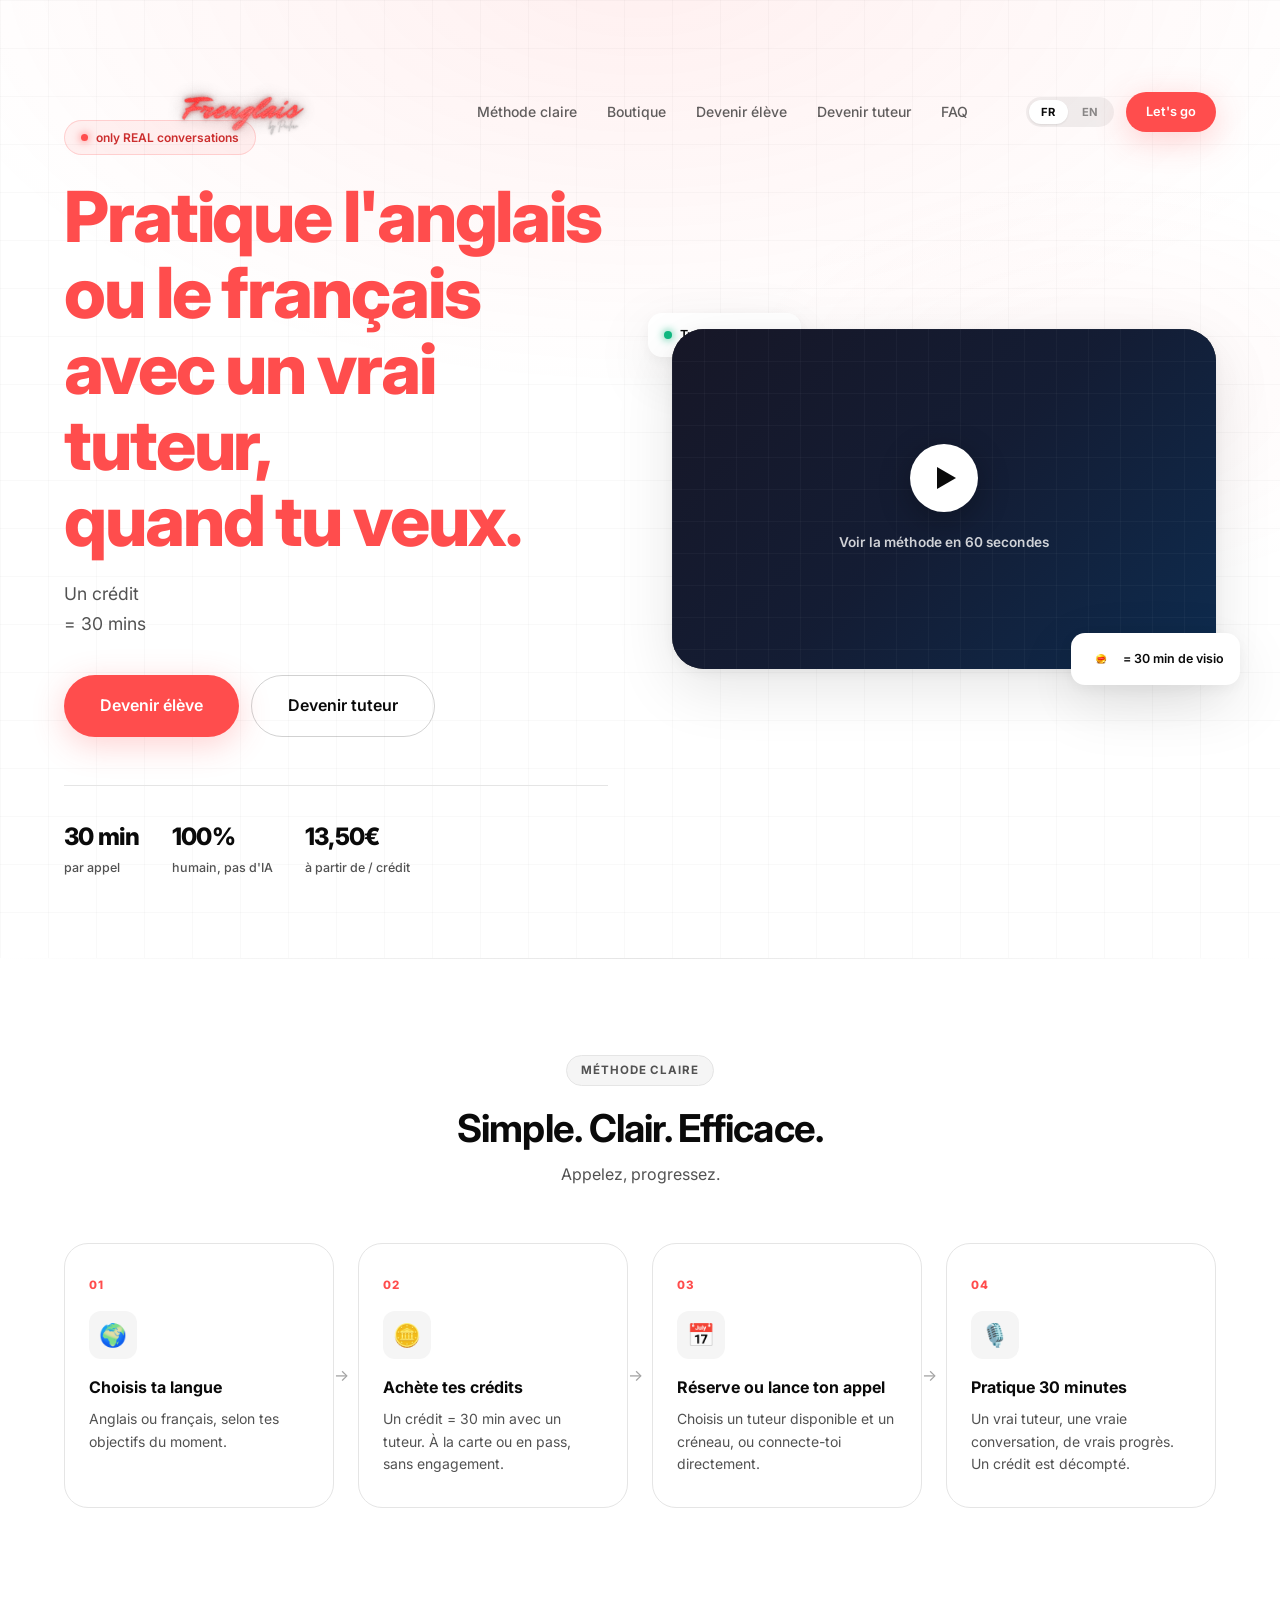
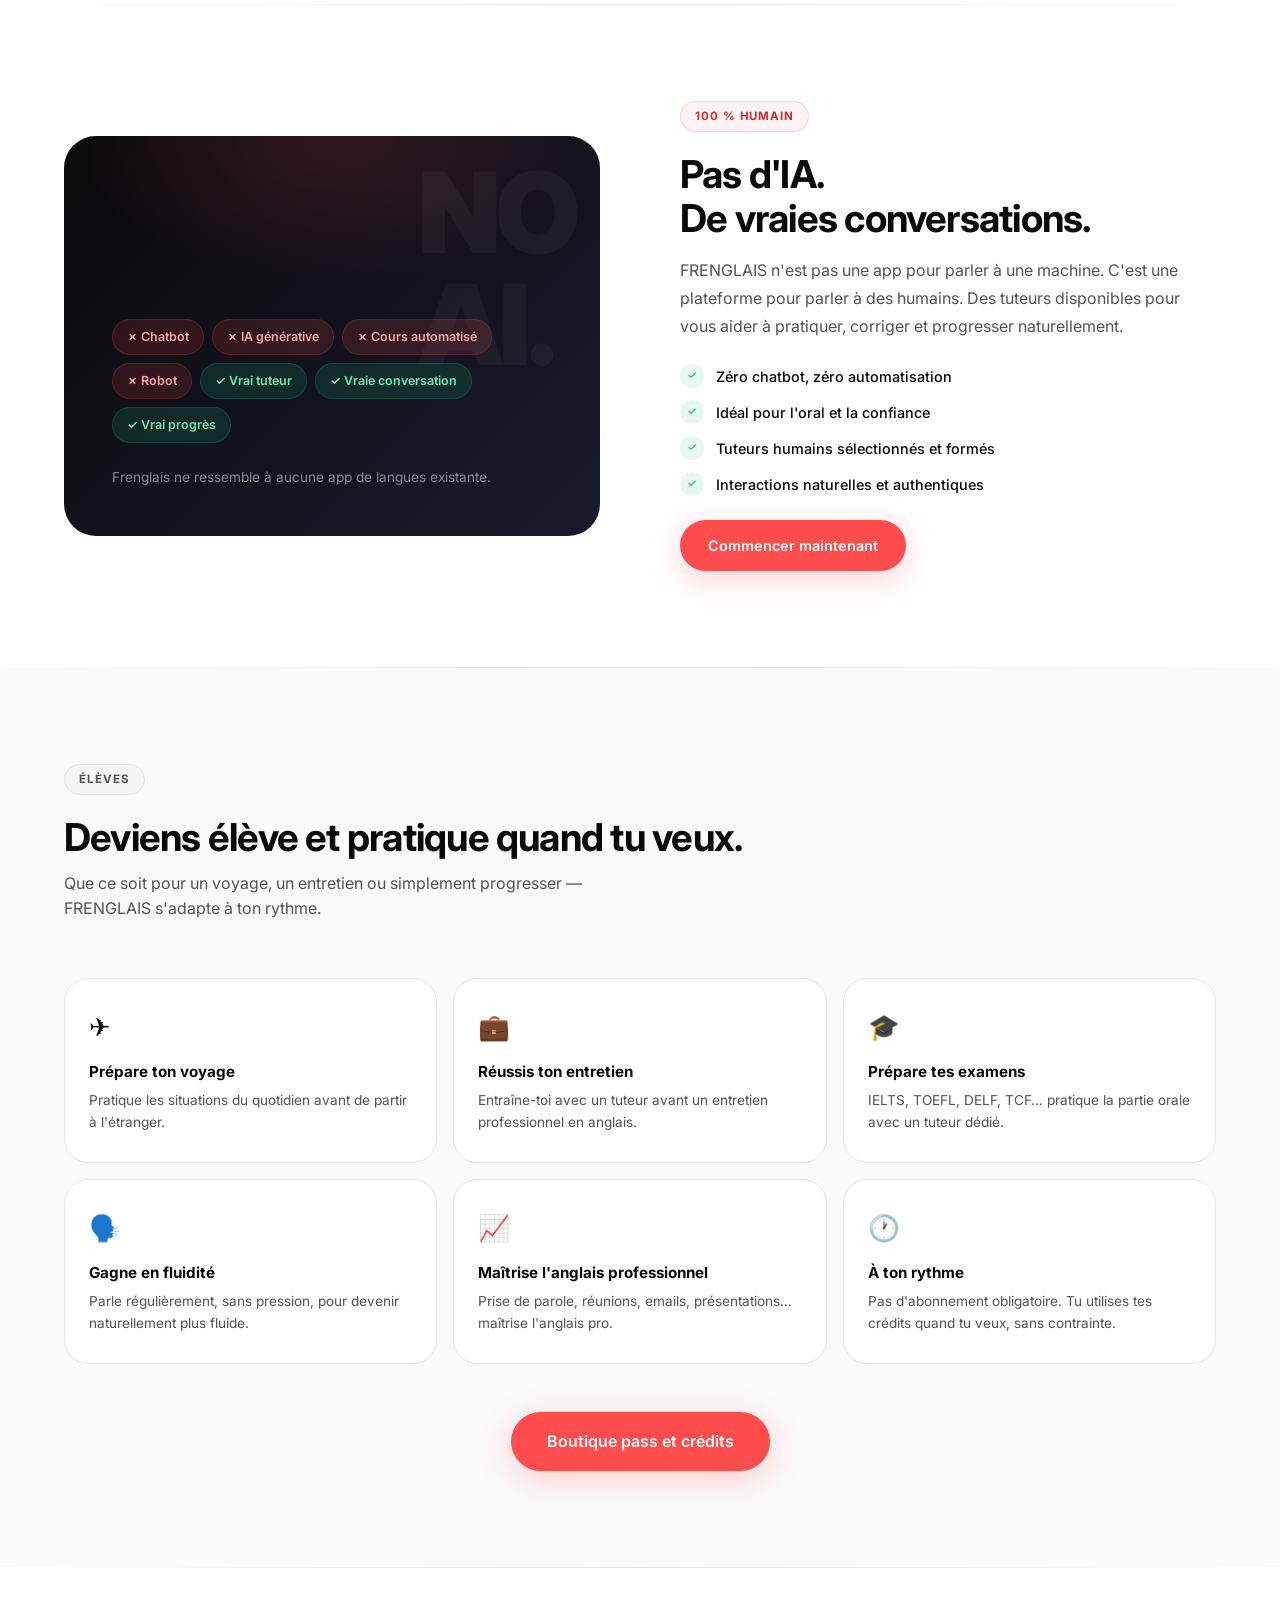
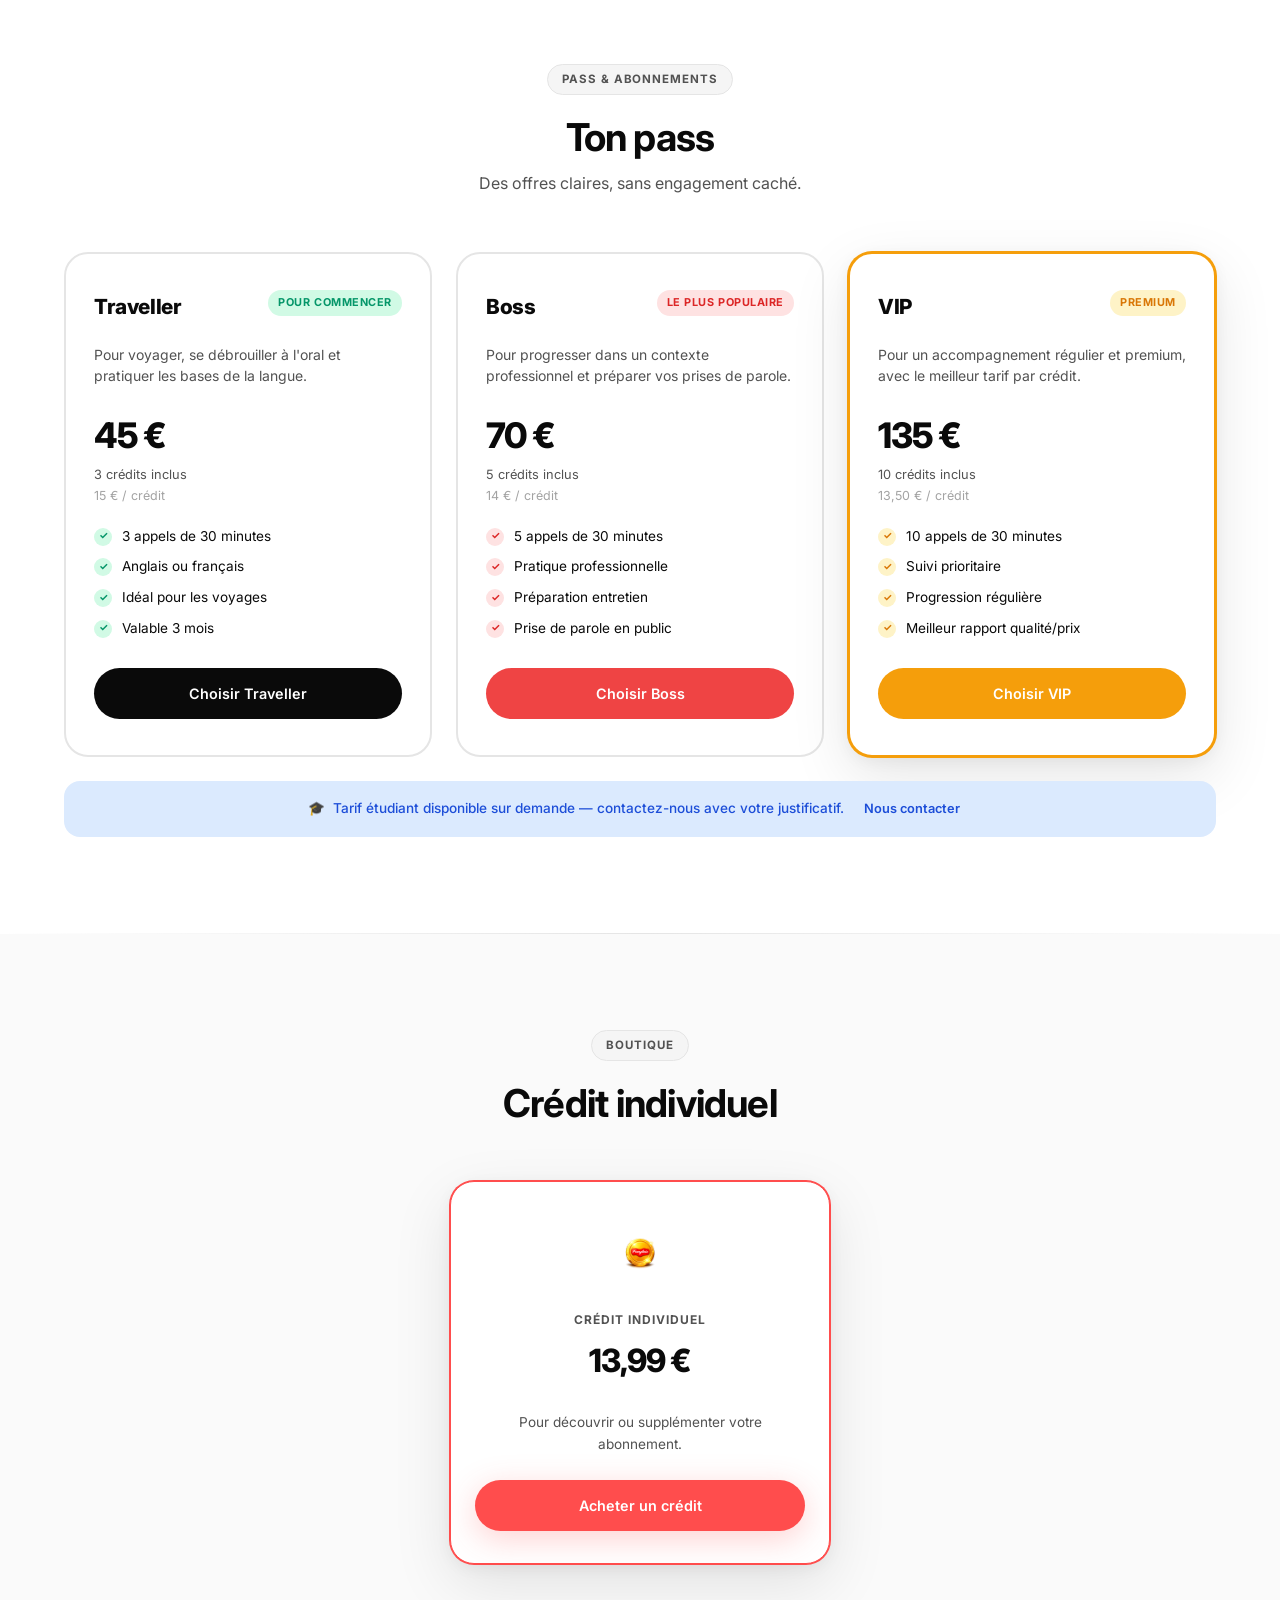
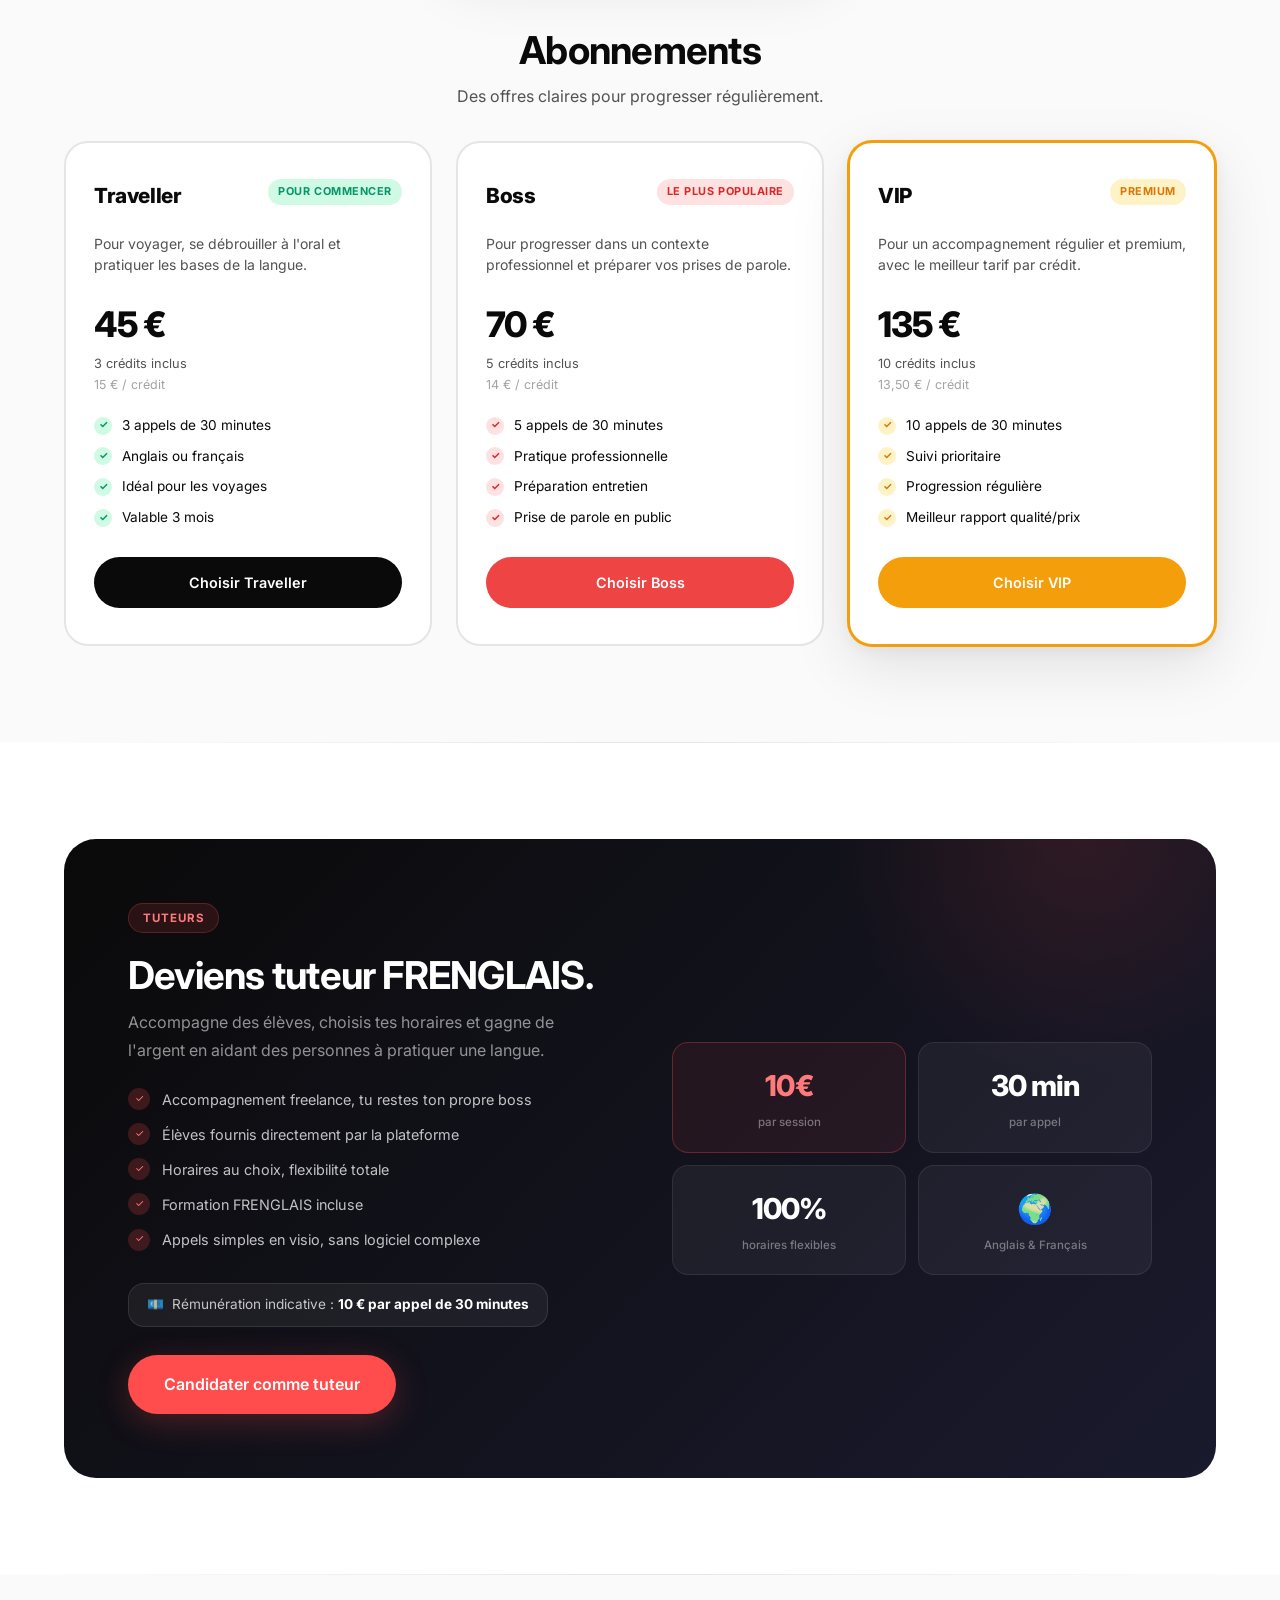
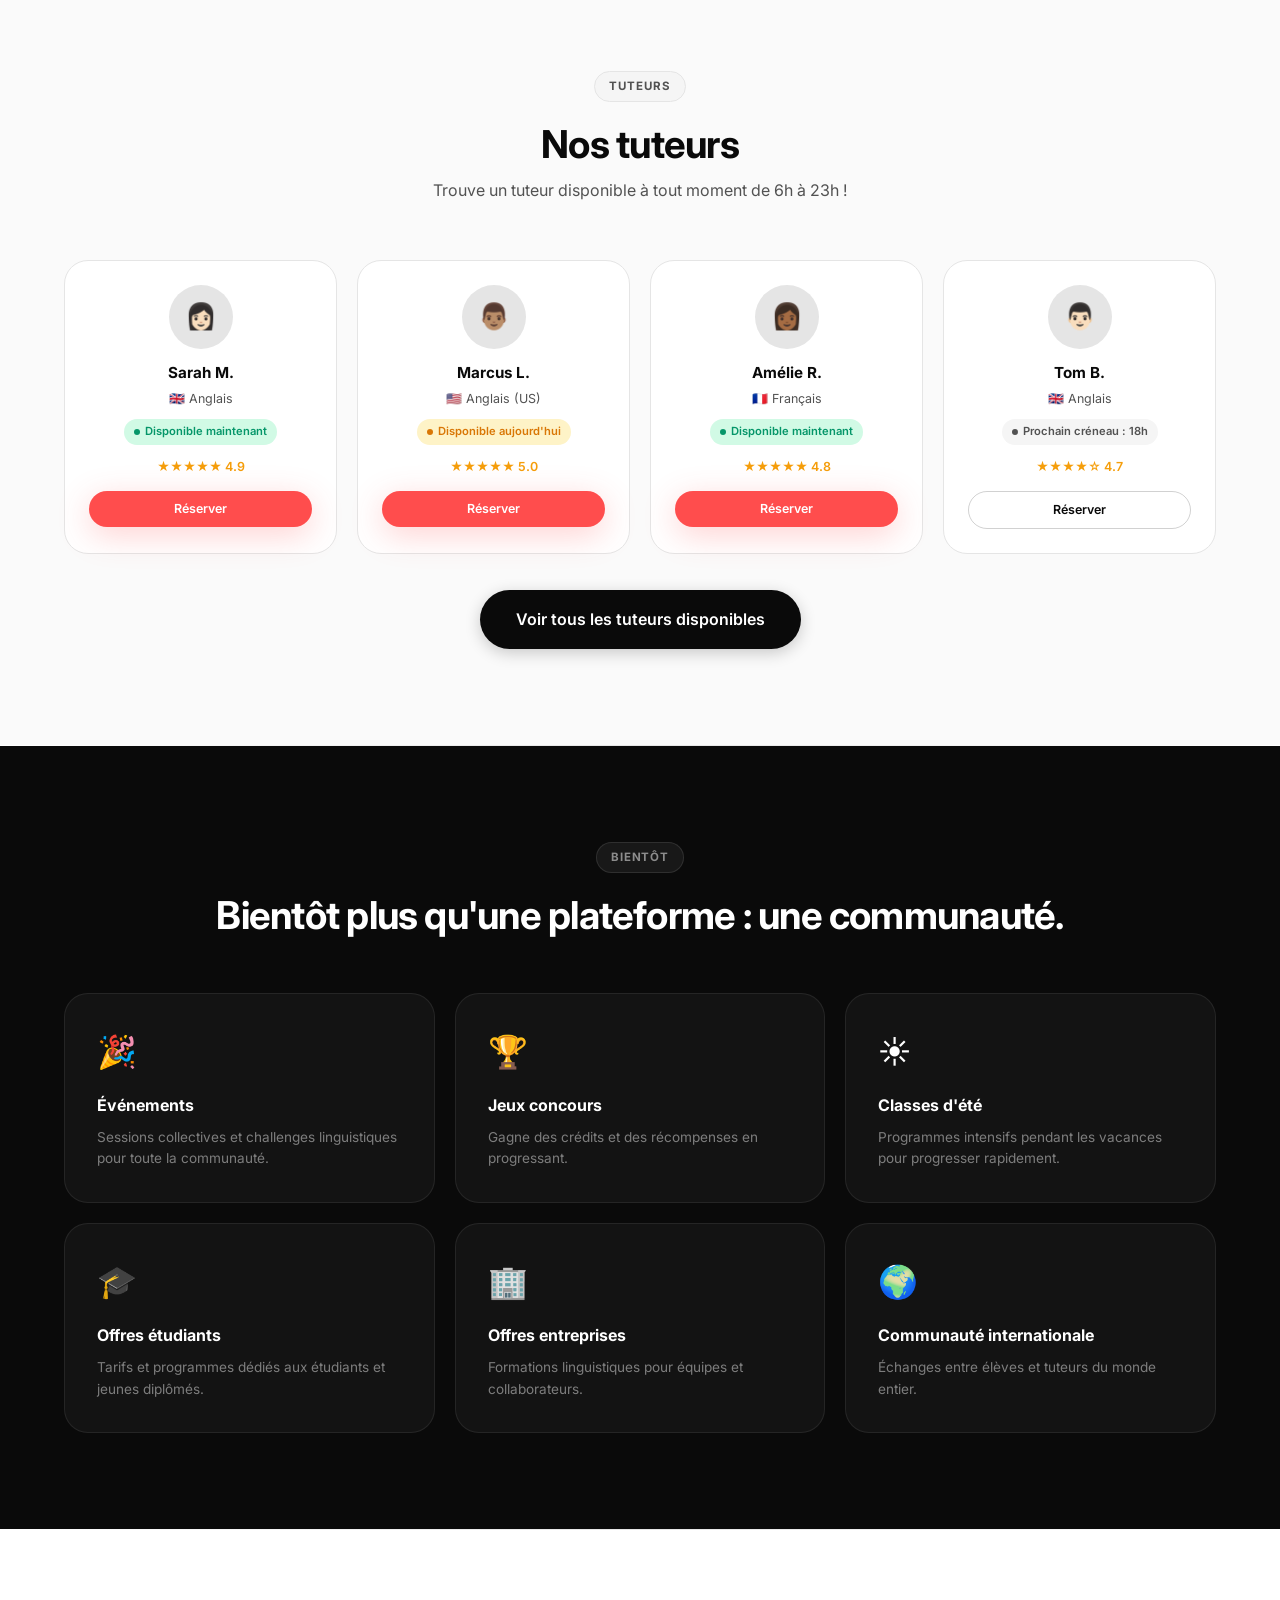
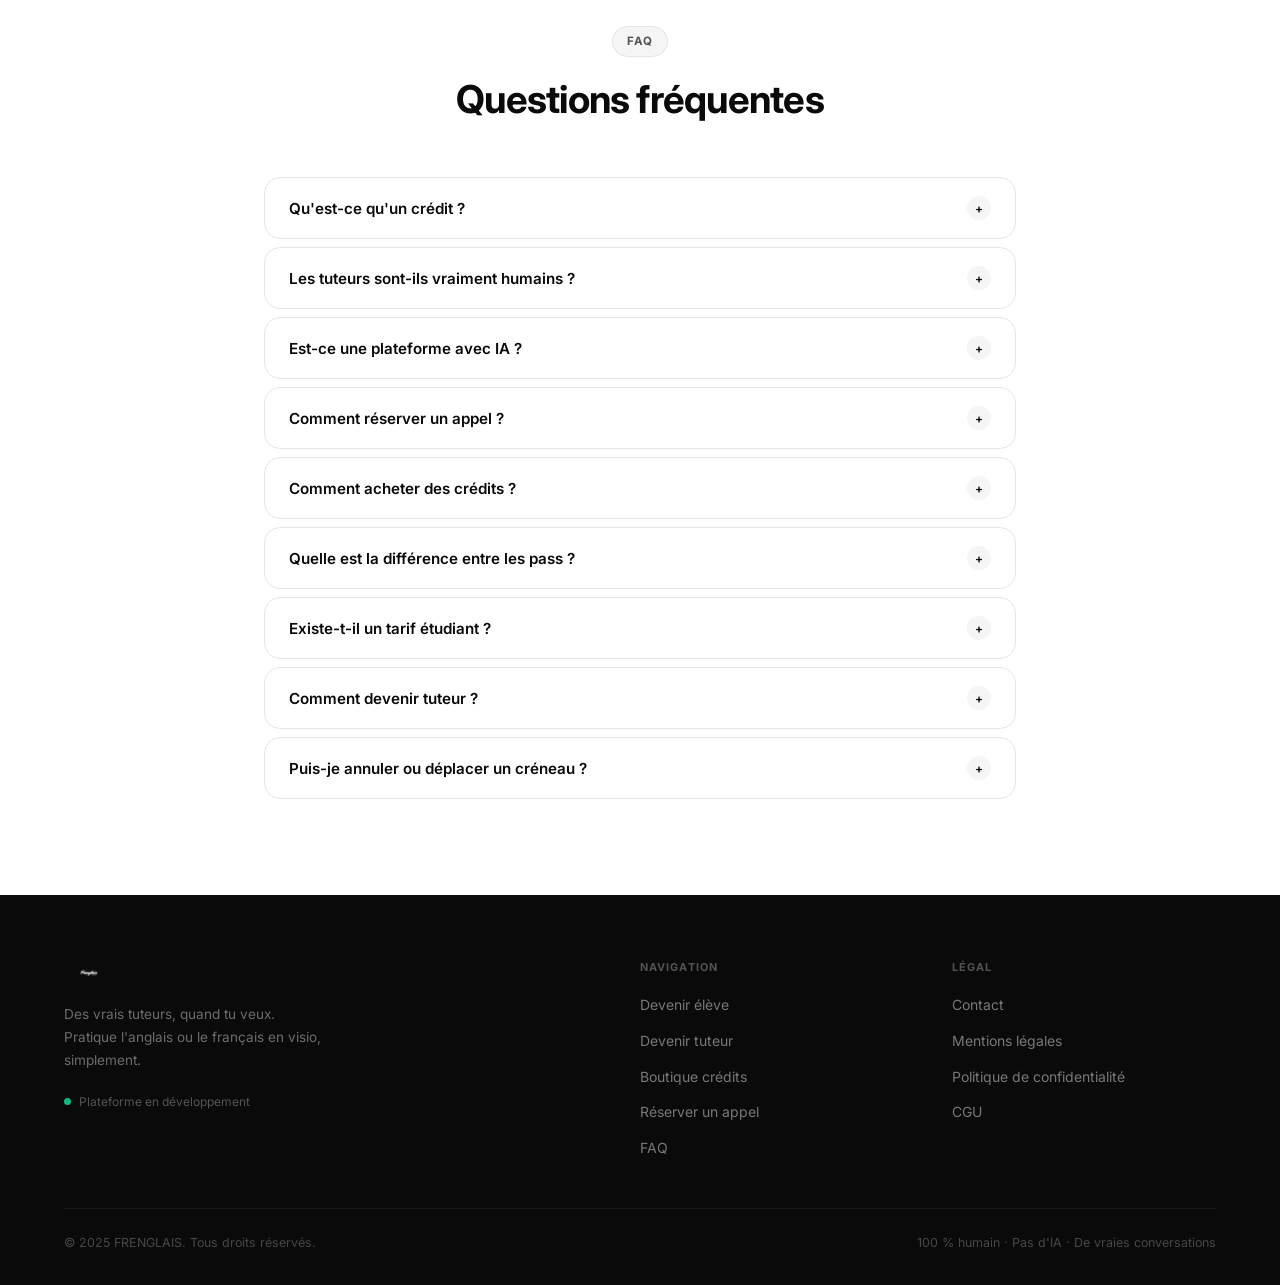
<file: index.html>
<!DOCTYPE html>
<html lang="fr">
<head>
  <meta charset="UTF-8" />
  <meta name="viewport" content="width=device-width, initial-scale=1.0" />
  <title>Frenglais — Des vrais tuteurs, quand tu veux</title>
  <meta name="description" content="Pratique l'anglais ou le français avec un vrai tuteur humain en visio. Achète des crédits, réserve un créneau, progresse. 100 % humain, pas d'IA." />
  <meta property="og:title"       content="Frenglais — Des vrais tuteurs, quand tu veux" />
  <meta property="og:description" content="Pratique l'anglais ou le français avec un vrai tuteur. Un crédit = 30 min de conversation en visio." />
  <meta property="og:image"       content="logo.png" />
  <link rel="icon" href="logo2.png" sizes="any" />
  <link rel="apple-touch-icon" href="logo2.png" />
  <link rel="stylesheet" href="style.css" />
</head>
<body>

<!-- =============================================
     HEADER
     ============================================= -->
<header id="header">
  <div class="container">
    <div class="header-inner">
      <a href="index.html" class="logo"><img src="logo2.png" alt="Frenglais" /></a>

      <ul class="nav-links">
        <li><a href="#methode"   data-fr="Méthode claire"    data-en="How it works">Méthode claire</a></li>
        <li><a href="credits.html" data-fr="Boutique"     data-en="Shop">Boutique</a></li>
        <li><a href="eleve.html"   data-fr="Devenir élève" data-en="Become a student">Devenir élève</a></li>
        <li><a href="tuteur.html"  data-fr="Devenir tuteur" data-en="Become a tutor">Devenir tuteur</a></li>
        <li><a href="#faq"         data-fr="FAQ"          data-en="FAQ">FAQ</a></li>
      </ul>

      <div class="header-right">
        <div class="lang-switcher">
          <button class="lang-btn active" data-lang="fr">FR</button>
          <button class="lang-btn"        data-lang="en">EN</button>
        </div>
        <a href="eleve.html" class="btn btn-primary btn-sm"
           data-fr="Let's go" data-en="Let's go">Let's go</a>
      </div>

      <button class="hamburger" id="hamburger" aria-label="Menu">
        <span></span><span></span><span></span>
      </button>
    </div>
  </div>
</header>

<!-- Mobile nav -->
<nav class="mobile-nav" id="mobileNav">
  <a href="#methode"     data-fr="Méthode claire"     data-en="How it works">Méthode claire</a>
  <a href="credits.html" data-fr="Boutique"         data-en="Shop">Boutique</a>
  <a href="eleve.html"   data-fr="Devenir élève"   data-en="Become a student">Devenir élève</a>
  <a href="tuteur.html"  data-fr="Devenir tuteur"  data-en="Become a tutor">Devenir tuteur</a>
  <a href="#faq"         data-fr="FAQ"             data-en="FAQ">FAQ</a>
  <div class="mobile-nav-lang">
    <button class="lang-btn active" data-lang="fr">FR</button>
    <button class="lang-btn"        data-lang="en">EN</button>
  </div>
</nav>

<!-- =============================================
     HERO
     ============================================= -->
<section id="hero">
  <div class="container">
    <div class="hero-inner">

      <!-- Left -->
      <div>
        <div class="hero-badge">
          <span data-fr="only REAL conversations"
                data-en="only REAL conversations">
            only REAL conversations
          </span>
        </div>

        <h1 class="hero-title">
          <span data-fr="Pratique l'anglais ou le français avec un"
                data-en="Practice French or English with a">
            Pratique l'anglais ou le français avec un
          </span>
          <span style="color:var(--red)"
                data-fr=" vrai tuteur,"
                data-en=" real tutor,">
            &nbsp;vrai tuteur,
          </span><br>
          <span data-fr="quand tu veux."
                data-en="whenever you need.">
            quand tu veux.
          </span>
        </h1>

        <p class="hero-sub"
           data-fr="Un crédit<br>= 30 mins"
           data-en="One credit<br>= 30 mins"
           data-fr-html="Un crédit<br>= 30 mins"
           data-en-html="One credit<br>= 30 mins">
          Un crédit<br>= 30 mins
        </p>

        <div class="hero-ctas">
          <a href="eleve.html"  class="btn btn-primary btn-lg"
             data-fr="Devenir élève"  data-en="Become a student">Devenir élève</a>
          <a href="tuteur.html" class="btn btn-outline btn-lg"
             data-fr="Devenir tuteur" data-en="Become a tutor">Devenir tuteur</a>
        </div>

        <div class="hero-stats">
          <div class="stat-item">
            <div class="stat-value">30 min</div>
            <div class="stat-label"
                 data-fr="par appel"
                 data-en="per call">par appel</div>
          </div>
          <div class="stat-item">
            <div class="stat-value">100%</div>
            <div class="stat-label"
                 data-fr="humain, pas d'IA"
                 data-en="human, no AI">humain, pas d'IA</div>
          </div>
          <div class="stat-item">
            <div class="stat-value">13,50€</div>
            <div class="stat-label"
                 data-fr="à partir de / crédit"
                 data-en="from / credit">à partir de / crédit</div>
          </div>
        </div>
      </div>

      <!-- Right: video block -->
      <div class="hero-visual">
        <div class="float-card top-left">
          <span style="width:8px;height:8px;border-radius:50%;background:#10B981;display:inline-block;box-shadow:0 0 8px #10B981"></span>
          <span data-fr="Tuteur disponible" data-en="Tutor available">Tuteur disponible</span>
        </div>

        <div class="video-block" role="button" tabindex="0" aria-label="Voir la vidéo de présentation">
          <div class="video-block-bg"></div>
          <div class="video-block-grid"></div>
          <div class="play-btn" aria-hidden="true"></div>
          <p class="video-label"
             data-fr="Voir la méthode en 60 secondes"
             data-en="Watch the method in 60 seconds">
            Voir la méthode en 60 secondes
          </p>
        </div>

        <div class="float-card bottom-right">
          <img src="credit-icon.png" alt="crédit" style="width:28px;height:28px;object-fit:contain" />
          <span data-fr="= 30 min de visio" data-en="= 30 min video call">= 30 min de visio</span>
        </div>
      </div>

    </div>
  </div>
</section>

<hr class="divider" />

<!-- =============================================
     MÉTHODE
     ============================================= -->
<section id="methode">
  <div class="container">
    <div class="section-header center">
      <div class="section-tag"
           data-fr="Méthode claire" data-en="How it works">Méthode claire</div>
      <h2 class="display-md"
          data-fr="Simple. Clair. Efficace."
          data-en="Simple. Clear. Effective.">Simple. Clair. Efficace.</h2>
      <p data-fr="Appelez, progressez."
         data-en="Call, progress.">
        Appelez, progressez.
      </p>
    </div>

    <div class="steps-grid">
      <div class="step-card reveal">
        <div class="step-num">01</div>
        <div class="step-icon">🌍</div>
        <h3 data-fr="Choisis ta langue"   data-en="Choose your language">Choisis ta langue</h3>
        <p  data-fr="Anglais ou français, selon tes objectifs du moment."
            data-en="English or French, depending on your goals.">
          Anglais ou français, selon tes objectifs du moment.
        </p>
      </div>
      <div class="step-card reveal">
        <div class="step-num">02</div>
        <div class="step-icon">🪙</div>
        <h3 data-fr="Achète tes crédits"   data-en="Buy your credits">Achète tes crédits</h3>
        <p  data-fr="Un crédit = 30 min avec un tuteur. À la carte ou en pass, sans engagement."
            data-en="1 credit = 30 min with a tutor. À la carte or via a pass, no commitment.">
          Un crédit = 30 min avec un tuteur. À la carte ou en pass, sans engagement.
        </p>
      </div>
      <div class="step-card reveal">
        <div class="step-num">03</div>
        <div class="step-icon">📅</div>
        <h3 data-fr="Réserve ou lance ton appel" data-en="Book or start your call">Réserve ou lance ton appel</h3>
        <p  data-fr="Choisis un tuteur disponible et un créneau, ou connecte-toi directement."
            data-en="Choose an available tutor and a time slot, or connect directly.">
          Choisis un tuteur disponible et un créneau, ou connecte-toi directement.
        </p>
      </div>
      <div class="step-card reveal">
        <div class="step-num">04</div>
        <div class="step-icon">🎙️</div>
        <h3 data-fr="Pratique 30 minutes"    data-en="Practice 30 minutes">Pratique 30 minutes</h3>
        <p  data-fr="Un vrai tuteur, une vraie conversation, de vrais progrès. Un crédit est décompté."
            data-en="A real tutor, a real conversation, real progress. One credit is deducted.">
          Un vrai tuteur, une vraie conversation, de vrais progrès. Un crédit est décompté.
        </p>
      </div>
    </div>
  </div>
</section>

<hr class="divider" />

<!-- =============================================
     100% HUMAIN
     ============================================= -->
<section id="humain">
  <div class="container">
    <div class="human-inner">

      <!-- Visual -->
      <div class="human-visual reveal">
        <div class="big-no">NO<br>AI.</div>
        <div class="human-chips">
          <span class="chip no">✗ Chatbot</span>
          <span class="chip no">✗ IA générative</span>
          <span class="chip no">✗ Cours automatisé</span>
          <span class="chip no">✗ Robot</span>
          <span class="chip yes">✓ Vrai tuteur</span>
          <span class="chip yes">✓ Vraie conversation</span>
          <span class="chip yes">✓ Vrai progrès</span>
        </div>
        <p data-fr="Frenglais ne ressemble à aucune app de langues existante."
           data-en="Frenglais is unlike any existing language app.">
          Frenglais ne ressemble à aucune app de langues existante.
        </p>
      </div>

      <!-- Content -->
      <div class="reveal">
        <div class="section-tag red"
             data-fr="100 % humain" data-en="100% Human">100 % humain</div>
        <h2 class="display-md" style="margin-bottom:16px"
            data-fr="Pas d'IA.<br>De vraies conversations."
            data-en="No AI.<br>Real conversations."
            data-fr-html="Pas d'IA.<br>De vraies conversations."
            data-en-html="No AI.<br>Real conversations.">
          Pas d'IA.<br>De vraies conversations.
        </h2>
        <p class="muted" style="margin-bottom:24px; line-height:1.75"
           data-fr="FRENGLAIS n'est pas une app pour parler à une machine. C'est une plateforme pour parler à des humains. Des tuteurs disponibles pour vous aider à pratiquer, corriger et progresser naturellement."
           data-en="FRENGLAIS is not an app to talk to a machine. It's a platform to talk to humans. Tutors available to help you practice, correct, and improve naturally.">
          FRENGLAIS n'est pas une app pour parler à une machine. C'est une plateforme pour parler à des humains. Des tuteurs disponibles pour vous aider à pratiquer, corriger et progresser naturellement.
        </p>

        <ul class="human-points">
          <li>
            <span class="check-icon">✓</span>
            <span data-fr="Zéro chatbot, zéro automatisation"
                  data-en="Zero chatbot, zero automation">Zéro chatbot, zéro automatisation</span>
          </li>
          <li>
            <span class="check-icon">✓</span>
            <span data-fr="Idéal pour l'oral et la confiance"
                  data-en="Perfect for speaking and confidence">Idéal pour l'oral et la confiance</span>
          </li>
          <li>
            <span class="check-icon">✓</span>
            <span data-fr="Tuteurs humains sélectionnés et formés"
                  data-en="Human tutors selected and trained">Tuteurs humains sélectionnés et formés</span>
          </li>
          <li>
            <span class="check-icon">✓</span>
            <span data-fr="Interactions naturelles et authentiques"
                  data-en="Natural and authentic interactions">Interactions naturelles et authentiques</span>
          </li>
        </ul>

        <a href="eleve.html" class="btn btn-primary"
           data-fr="Commencer maintenant" data-en="Start now">Commencer maintenant</a>
      </div>

    </div>
  </div>
</section>

<hr class="divider" />

<!-- =============================================
     DEVENIR ÉLÈVE
     ============================================= -->
<section id="eleve" class="gray">
  <div class="container">
    <div class="section-header">
      <div class="section-tag"
           data-fr="Élèves" data-en="Students">Élèves</div>
      <h2 class="display-md"
          data-fr="Deviens élève et pratique quand tu veux."
          data-en="Become a student and practice whenever you want.">
        Deviens élève et pratique quand tu veux.
      </h2>
      <p data-fr="Que ce soit pour un voyage, un entretien ou simplement progresser — FRENGLAIS s'adapte à ton rythme."
         data-en="Whether it's for a trip, an interview, or simply to improve — FRENGLAIS adapts to your pace.">
        Que ce soit pour un voyage, un entretien ou simplement progresser — FRENGLAIS s'adapte à ton rythme.
      </p>
    </div>

    <div style="display:grid;grid-template-columns:repeat(auto-fit,minmax(280px,1fr));gap:16px;margin-bottom:48px">

      <div class="reveal" style="background:white;border:1px solid var(--gray-200);border-radius:var(--radius-lg);padding:28px 24px">
        <div style="font-size:1.6rem;margin-bottom:12px">✈️</div>
        <h3 style="font-size:.95rem;font-weight:700;margin-bottom:6px"
            data-fr="Prépare ton voyage"
            data-en="Prepare your trip">Prépare ton voyage</h3>
        <p style="font-size:.85rem;color:var(--gray-600)"
           data-fr="Pratique les situations du quotidien avant de partir à l'étranger."
           data-en="Practice everyday situations before going abroad.">
          Pratique les situations du quotidien avant de partir à l'étranger.
        </p>
      </div>

      <div class="reveal" style="background:white;border:1px solid var(--gray-200);border-radius:var(--radius-lg);padding:28px 24px">
        <div style="font-size:1.6rem;margin-bottom:12px">💼</div>
        <h3 style="font-size:.95rem;font-weight:700;margin-bottom:6px"
            data-fr="Réussis ton entretien"
            data-en="Ace your interview">Réussis ton entretien</h3>
        <p style="font-size:.85rem;color:var(--gray-600)"
           data-fr="Entraîne-toi avec un tuteur avant un entretien professionnel en anglais."
           data-en="Practice with a tutor before a professional interview in English.">
          Entraîne-toi avec un tuteur avant un entretien professionnel en anglais.
        </p>
      </div>

      <div class="reveal" style="background:white;border:1px solid var(--gray-200);border-radius:var(--radius-lg);padding:28px 24px">
        <div style="font-size:1.6rem;margin-bottom:12px">🎓</div>
        <h3 style="font-size:.95rem;font-weight:700;margin-bottom:6px"
            data-fr="Prépare tes examens"
            data-en="Prepare your exams">Prépare tes examens</h3>
        <p style="font-size:.85rem;color:var(--gray-600)"
           data-fr="IELTS, TOEFL, DELF, TCF… pratique la partie orale avec un tuteur dédié."
           data-en="IELTS, TOEFL, DELF, TCF… practice the oral part with a dedicated tutor.">
          IELTS, TOEFL, DELF, TCF… pratique la partie orale avec un tuteur dédié.
        </p>
      </div>

      <div class="reveal" style="background:white;border:1px solid var(--gray-200);border-radius:var(--radius-lg);padding:28px 24px">
        <div style="font-size:1.6rem;margin-bottom:12px">🗣️</div>
        <h3 style="font-size:.95rem;font-weight:700;margin-bottom:6px"
            data-fr="Gagne en fluidité"
            data-en="Gain fluency">Gagne en fluidité</h3>
        <p style="font-size:.85rem;color:var(--gray-600)"
           data-fr="Parle régulièrement, sans pression, pour devenir naturellement plus fluide."
           data-en="Speak regularly, without pressure, to naturally become more fluent.">
          Parle régulièrement, sans pression, pour devenir naturellement plus fluide.
        </p>
      </div>

      <div class="reveal" style="background:white;border:1px solid var(--gray-200);border-radius:var(--radius-lg);padding:28px 24px">
        <div style="font-size:1.6rem;margin-bottom:12px">📈</div>
        <h3 style="font-size:.95rem;font-weight:700;margin-bottom:6px"
            data-fr="Maîtrise l'anglais professionnel"
            data-en="Master professional English">Maîtrise l'anglais professionnel</h3>
        <p style="font-size:.85rem;color:var(--gray-600)"
           data-fr="Prise de parole, réunions, emails, présentations… maîtrise l'anglais pro."
           data-en="Speaking, meetings, emails, presentations… master professional English.">
          Prise de parole, réunions, emails, présentations… maîtrise l'anglais pro.
        </p>
      </div>

      <div class="reveal" style="background:white;border:1px solid var(--gray-200);border-radius:var(--radius-lg);padding:28px 24px">
        <div style="font-size:1.6rem;margin-bottom:12px">🕐</div>
        <h3 style="font-size:.95rem;font-weight:700;margin-bottom:6px"
            data-fr="À ton rythme"
            data-en="At your own pace">À ton rythme</h3>
        <p style="font-size:.85rem;color:var(--gray-600)"
           data-fr="Pas d'abonnement obligatoire. Tu utilises tes crédits quand tu veux, sans contrainte."
           data-en="No mandatory subscription. Use your credits whenever you want, no constraints.">
          Pas d'abonnement obligatoire. Tu utilises tes crédits quand tu veux, sans contrainte.
        </p>
      </div>

    </div>

    <div style="text-align:center">
      <a href="credits.html" class="btn btn-primary btn-lg"
         data-fr="Boutique pass et crédits" data-en="Shop passes and credits">
        Boutique pass et crédits
      </a>
    </div>
  </div>
</section>

<hr class="divider" />

<!-- =============================================
     PASS
     ============================================= -->
<section id="pass">
  <div class="container">
    <div class="section-header center">
      <div class="section-tag"
           data-fr="Pass &amp; abonnements" data-en="Passes &amp; plans">Pass &amp; abonnements</div>
      <h2 class="display-md"
          data-fr="Ton pass"
          data-en="Your pass">Ton pass</h2>
      <p data-fr="Des offres claires, sans engagement caché."
         data-en="Clear pricing, no hidden commitment.">
        Des offres claires, sans engagement caché.
      </p>
    </div>

    <div class="passes-grid">

      <!-- Traveller -->
      <div class="pass-card traveller reveal">
        <div class="pass-header">
          <span class="pass-name">Traveller</span>
          <span class="pass-tag" data-fr="Pour commencer" data-en="To start">Pour commencer</span>
        </div>
        <p class="pass-desc"
           data-fr="Pour voyager, se débrouiller à l'oral et pratiquer les bases de la langue."
           data-en="For traveling, getting by in conversation, and practicing the basics.">
          Pour voyager, se débrouiller à l'oral et pratiquer les bases de la langue.
        </p>
        <div class="pass-price-block">
          <div class="pass-price">45 €</div>
          <div class="pass-credits" data-fr="3 crédits inclus" data-en="3 credits included">3 crédits inclus</div>
          <div class="pass-per" data-fr="15 € / crédit" data-en="€15 / credit">15 € / crédit</div>
        </div>
        <ul class="pass-features">
          <li data-fr="3 appels de 30 minutes" data-en="3 × 30-minute calls">3 appels de 30 minutes</li>
          <li data-fr="Anglais ou français" data-en="English or French">Anglais ou français</li>
          <li data-fr="Idéal pour les voyages" data-en="Perfect for trips">Idéal pour les voyages</li>
          <li data-fr="Valable 3 mois" data-en="Valid 3 months">Valable 3 mois</li>
        </ul>
        <a href="credits.html" class="btn"
           data-fr="Choisir Traveller" data-en="Choose Traveller">Choisir Traveller</a>
      </div>

      <!-- Boss -->
      <div class="pass-card boss reveal">
        <div class="pass-header">
          <span class="pass-name">Boss</span>
          <span class="pass-tag" data-fr="Le plus populaire" data-en="Most popular">Le plus populaire</span>
        </div>
        <p class="pass-desc"
           data-fr="Pour progresser dans un contexte professionnel et préparer vos prises de parole."
           data-en="To improve in a professional context and prepare for speaking engagements.">
          Pour progresser dans un contexte professionnel et préparer vos prises de parole.
        </p>
        <div class="pass-price-block">
          <div class="pass-price">70 €</div>
          <div class="pass-credits" data-fr="5 crédits inclus" data-en="5 credits included">5 crédits inclus</div>
          <div class="pass-per" data-fr="14 € / crédit" data-en="€14 / credit">14 € / crédit</div>
        </div>
        <ul class="pass-features">
          <li data-fr="5 appels de 30 minutes" data-en="5 × 30-minute calls">5 appels de 30 minutes</li>
          <li data-fr="Pratique professionnelle" data-en="Professional practice">Pratique professionnelle</li>
          <li data-fr="Préparation entretien" data-en="Interview preparation">Préparation entretien</li>
          <li data-fr="Prise de parole en public" data-en="Public speaking">Prise de parole en public</li>
        </ul>
        <a href="credits.html" class="btn"
           data-fr="Choisir Boss" data-en="Choose Boss">Choisir Boss</a>
      </div>

      <!-- VIP -->
      <div class="pass-card featured reveal">
        <div class="pass-header">
          <span class="pass-name">VIP</span>
          <span class="pass-tag" data-fr="Premium" data-en="Premium">Premium</span>
        </div>
        <p class="pass-desc"
           data-fr="Pour un accompagnement régulier et premium, avec le meilleur tarif par crédit."
           data-en="For regular premium support, with the best price per credit.">
          Pour un accompagnement régulier et premium, avec le meilleur tarif par crédit.
        </p>
        <div class="pass-price-block">
          <div class="pass-price">135 €</div>
          <div class="pass-credits" data-fr="10 crédits inclus" data-en="10 credits included">10 crédits inclus</div>
          <div class="pass-per" data-fr="13,50 € / crédit" data-en="€13.50 / credit">13,50 € / crédit</div>
        </div>
        <ul class="pass-features">
          <li data-fr="10 appels de 30 minutes" data-en="10 × 30-minute calls">10 appels de 30 minutes</li>
          <li data-fr="Suivi prioritaire" data-en="Priority follow-up">Suivi prioritaire</li>
          <li data-fr="Progression régulière" data-en="Regular progress">Progression régulière</li>
          <li data-fr="Meilleur rapport qualité/prix" data-en="Best value">Meilleur rapport qualité/prix</li>
        </ul>
        <a href="credits.html" class="btn"
           data-fr="Choisir VIP" data-en="Choose VIP">Choisir VIP</a>
      </div>

    </div>

    <!-- Student note -->
    <div class="student-note reveal">
      🎓
      <span data-fr="Tarif étudiant disponible sur demande — contactez-nous avec votre justificatif."
            data-en="Student discount available on request — contact us with your enrollment certificate.">
        Tarif étudiant disponible sur demande — contactez-nous avec votre justificatif.
      </span>
      <a href="mailto:hello@frenglais.com" class="btn btn-ghost btn-sm"
         data-fr="Nous contacter" data-en="Contact us"
         style="color:#1d4ed8;padding:4px 12px">Nous contacter</a>
    </div>
  </div>
</section>

<hr class="divider" />

<!-- =============================================
     BOUTIQUE CRÉDITS
     ============================================= -->
<section id="credits" class="gray">
  <div class="container">
    <div class="section-header center">
      <div class="section-tag"
           data-fr="Boutique" data-en="Shop">Boutique</div>
      <h2 class="display-md"
          data-fr="Crédit individuel"
          data-en="Individual credit">Crédit individuel</h2>
    </div>

    <!-- Carte crédit unique centrée -->
    <div style="max-width:380px;margin:0 auto 64px">
      <div class="credit-card best reveal" style="text-align:center">
        <div class="credit-tokens" style="justify-content:center;margin-bottom:16px">
          <img src="credit-icon.png" alt="Crédit Frenglais" style="width:80px;height:80px;object-fit:contain" />
        </div>
        <div class="credit-name" data-fr="Crédit individuel" data-en="Individual credit">Crédit individuel</div>
        <div class="credit-price">13,99 €</div>
        <div class="credit-per">&nbsp;</div>
        <div class="credit-desc"
             data-fr="Pour découvrir ou supplémenter votre abonnement."
             data-en="To discover or supplement your subscription.">
          Pour découvrir ou supplémenter votre abonnement.
        </div>
        <a href="credits.html" class="btn btn-primary"
           data-fr="Acheter un crédit" data-en="Buy a credit">Acheter un crédit</a>
      </div>
    </div>

    <!-- Abonnements -->
    <div class="section-header center" style="margin-bottom:32px">
      <h2 class="display-md"
          data-fr="Abonnements"
          data-en="Subscriptions">Abonnements</h2>
      <p data-fr="Des offres claires pour progresser régulièrement."
         data-en="Clear offers to improve regularly.">
        Des offres claires pour progresser régulièrement.
      </p>
    </div>

    <div class="passes-grid" style="margin-bottom:0">
      <div class="pass-card traveller reveal">
        <div class="pass-header">
          <span class="pass-name">Traveller</span>
          <span class="pass-tag" data-fr="Pour commencer" data-en="To start">Pour commencer</span>
        </div>
        <p class="pass-desc"
           data-fr="Pour voyager, se débrouiller à l'oral et pratiquer les bases de la langue."
           data-en="For traveling, getting by in conversation, and practicing the basics.">
          Pour voyager, se débrouiller à l'oral et pratiquer les bases de la langue.
        </p>
        <div class="pass-price-block">
          <div class="pass-price">45 €</div>
          <div class="pass-credits" data-fr="3 crédits inclus" data-en="3 credits included">3 crédits inclus</div>
          <div class="pass-per" data-fr="15 € / crédit" data-en="€15 / credit">15 € / crédit</div>
        </div>
        <ul class="pass-features">
          <li data-fr="3 appels de 30 minutes" data-en="3 × 30-min calls">3 appels de 30 minutes</li>
          <li data-fr="Anglais ou français" data-en="English or French">Anglais ou français</li>
          <li data-fr="Idéal pour les voyages" data-en="Perfect for trips">Idéal pour les voyages</li>
          <li data-fr="Valable 3 mois" data-en="Valid 3 months">Valable 3 mois</li>
        </ul>
        <a href="credits.html" class="btn" data-fr="Choisir Traveller" data-en="Choose Traveller">Choisir Traveller</a>
      </div>

      <div class="pass-card boss reveal">
        <div class="pass-header">
          <span class="pass-name">Boss</span>
          <span class="pass-tag" data-fr="Le plus populaire" data-en="Most popular">Le plus populaire</span>
        </div>
        <p class="pass-desc"
           data-fr="Pour progresser dans un contexte professionnel et préparer vos prises de parole."
           data-en="To improve in a professional context and prepare for speaking engagements.">
          Pour progresser dans un contexte professionnel et préparer vos prises de parole.
        </p>
        <div class="pass-price-block">
          <div class="pass-price">70 €</div>
          <div class="pass-credits" data-fr="5 crédits inclus" data-en="5 credits included">5 crédits inclus</div>
          <div class="pass-per" data-fr="14 € / crédit" data-en="€14 / credit">14 € / crédit</div>
        </div>
        <ul class="pass-features">
          <li data-fr="5 appels de 30 minutes" data-en="5 × 30-min calls">5 appels de 30 minutes</li>
          <li data-fr="Pratique professionnelle" data-en="Professional practice">Pratique professionnelle</li>
          <li data-fr="Préparation entretien" data-en="Interview preparation">Préparation entretien</li>
          <li data-fr="Prise de parole en public" data-en="Public speaking">Prise de parole en public</li>
        </ul>
        <a href="credits.html" class="btn" data-fr="Choisir Boss" data-en="Choose Boss">Choisir Boss</a>
      </div>

      <div class="pass-card featured reveal">
        <div class="pass-header">
          <span class="pass-name">VIP</span>
          <span class="pass-tag" data-fr="Premium" data-en="Premium">Premium</span>
        </div>
        <p class="pass-desc"
           data-fr="Pour un accompagnement régulier et premium, avec le meilleur tarif par crédit."
           data-en="For regular premium support, with the best price per credit.">
          Pour un accompagnement régulier et premium, avec le meilleur tarif par crédit.
        </p>
        <div class="pass-price-block">
          <div class="pass-price">135 €</div>
          <div class="pass-credits" data-fr="10 crédits inclus" data-en="10 credits included">10 crédits inclus</div>
          <div class="pass-per" data-fr="13,50 € / crédit" data-en="€13.50 / credit">13,50 € / crédit</div>
        </div>
        <ul class="pass-features">
          <li data-fr="10 appels de 30 minutes" data-en="10 × 30-min calls">10 appels de 30 minutes</li>
          <li data-fr="Suivi prioritaire" data-en="Priority follow-up">Suivi prioritaire</li>
          <li data-fr="Progression régulière" data-en="Regular progress">Progression régulière</li>
          <li data-fr="Meilleur rapport qualité/prix" data-en="Best value">Meilleur rapport qualité/prix</li>
        </ul>
        <a href="credits.html" class="btn" data-fr="Choisir VIP" data-en="Choose VIP">Choisir VIP</a>
      </div>
    </div>
  </div>
</section>

<hr class="divider" />

<!-- =============================================
     DEVENIR TUTEUR
     ============================================= -->
<section id="tuteur">
  <div class="container">
    <div class="tutor-recruit">
      <div class="tutor-recruit-inner">

        <!-- Left -->
        <div>
          <div class="section-tag"
               style="background:rgba(255,77,77,.12);border-color:rgba(255,77,77,.25);color:#FF7A7A;margin-bottom:20px"
               data-fr="Tuteurs" data-en="Tutors">Tuteurs</div>
          <h2 class="display-md" style="color:white;margin-bottom:12px"
              data-fr="Deviens tuteur FRENGLAIS."
              data-en="Join FRENGLAIS as a tutor.">Deviens tuteur FRENGLAIS.</h2>
          <p style="color:rgba(255,255,255,.55);margin-bottom:8px;line-height:1.7"
             data-fr="Accompagne des élèves, choisis tes horaires et gagne de l'argent en aidant des personnes à pratiquer une langue."
             data-en="Help students improve, choose your hours, and earn money by helping people practice a language.">
            Accompagne des élèves, choisis tes horaires et gagne de l'argent en aidant des personnes à pratiquer une langue.
          </p>

          <ul class="tutor-benefits">
            <li data-fr="Accompagnement freelance, tu restes ton propre boss"
                data-en="Freelance arrangement, you remain your own boss">
              Accompagnement freelance, tu restes ton propre boss
            </li>
            <li data-fr="Élèves fournis directement par la plateforme"
                data-en="Students provided directly by the platform">
              Élèves fournis directement par la plateforme
            </li>
            <li data-fr="Horaires au choix, flexibilité totale"
                data-en="Your own hours, total flexibility">
              Horaires au choix, flexibilité totale
            </li>
            <li data-fr="Formation FRENGLAIS incluse"
                data-en="FRENGLAIS training included">
              Formation FRENGLAIS incluse
            </li>
            <li data-fr="Appels simples en visio, sans logiciel complexe"
                data-en="Simple video calls, no complex software">
              Appels simples en visio, sans logiciel complexe
            </li>
          </ul>

          <div class="pay-badge">
            <span>💶</span>
            <span data-fr="Rémunération indicative : <strong>10 € par appel de 30 minutes</strong>"
                  data-en="Indicative pay: <strong>€10 per 30-minute call</strong>"
                  data-fr-html="Rémunération indicative : <strong>10 € par appel de 30 minutes</strong>"
                  data-en-html="Indicative pay: <strong>€10 per 30-minute call</strong>">
              Rémunération indicative : <strong>10 € par appel de 30 minutes</strong>
            </span>
          </div>

          <div style="margin-top:28px">
            <a href="tuteur.html" class="btn btn-primary btn-lg"
               data-fr="Candidater comme tuteur" data-en="Apply as a tutor">
              Candidater comme tuteur
            </a>
          </div>
        </div>

        <!-- Right: stats -->
        <div class="tutor-visual-grid">
          <div class="tutor-stat-card highlight">
            <div class="tutor-stat-value">10€</div>
            <div class="tutor-stat-label" data-fr="par session" data-en="per session">par session</div>
          </div>
          <div class="tutor-stat-card">
            <div class="tutor-stat-value">30 min</div>
            <div class="tutor-stat-label" data-fr="par appel" data-en="per call">par appel</div>
          </div>
          <div class="tutor-stat-card">
            <div class="tutor-stat-value">100%</div>
            <div class="tutor-stat-label" data-fr="horaires flexibles" data-en="flexible hours">horaires flexibles</div>
          </div>
          <div class="tutor-stat-card">
            <div class="tutor-stat-value">🌍</div>
            <div class="tutor-stat-label" data-fr="Anglais &amp; Français" data-en="English &amp; French">Anglais &amp; Français</div>
          </div>
        </div>

      </div>
    </div>
  </div>
</section>

<hr class="divider" />

<!-- =============================================
     TUTEURS DISPONIBLES
     ============================================= -->
<section id="tuteurs" class="gray">
  <div class="container">
    <div class="section-header center">
      <div class="section-tag"
           data-fr="Tuteurs" data-en="Tutors">Tuteurs</div>
      <h2 class="display-md"
          data-fr="Nos tuteurs"
          data-en="Our tutors">Nos tuteurs</h2>
      <p data-fr="Trouve un tuteur disponible à tout moment de 6h à 23h !"
         data-en="Find an available tutor any time from 6am to 11pm!">
        Trouve un tuteur disponible à tout moment de 6h à 23h !
      </p>
    </div>

    <div class="tutors-grid">

      <div class="tutor-card reveal">
        <div class="tutor-avatar">👩🏻</div>
        <div class="tutor-name">Sarah M.</div>
        <div class="tutor-lang">🇬🇧 Anglais</div>
        <div class="tutor-status available"
             data-fr="Disponible maintenant" data-en="Available now">Disponible maintenant</div>
        <div class="tutor-rating">★★★★★ 4.9</div>
        <a href="reserver.html" class="btn btn-primary btn-sm"
           data-fr="Réserver" data-en="Book">Réserver</a>
      </div>

      <div class="tutor-card reveal">
        <div class="tutor-avatar">👨🏽</div>
        <div class="tutor-name">Marcus L.</div>
        <div class="tutor-lang">🇺🇸 Anglais (US)</div>
        <div class="tutor-status today"
             data-fr="Disponible aujourd'hui" data-en="Available today">Disponible aujourd'hui</div>
        <div class="tutor-rating">★★★★★ 5.0</div>
        <a href="reserver.html" class="btn btn-primary btn-sm"
           data-fr="Réserver" data-en="Book">Réserver</a>
      </div>

      <div class="tutor-card reveal">
        <div class="tutor-avatar">👩🏾</div>
        <div class="tutor-name">Amélie R.</div>
        <div class="tutor-lang">🇫🇷 Français</div>
        <div class="tutor-status available"
             data-fr="Disponible maintenant" data-en="Available now">Disponible maintenant</div>
        <div class="tutor-rating">★★★★★ 4.8</div>
        <a href="reserver.html" class="btn btn-primary btn-sm"
           data-fr="Réserver" data-en="Book">Réserver</a>
      </div>

      <div class="tutor-card reveal">
        <div class="tutor-avatar">👨🏻</div>
        <div class="tutor-name">Tom B.</div>
        <div class="tutor-lang">🇬🇧 Anglais</div>
        <div class="tutor-status soon"
             data-fr="Prochain créneau : 18h" data-en="Next slot: 6pm">Prochain créneau : 18h</div>
        <div class="tutor-rating">★★★★☆ 4.7</div>
        <a href="reserver.html" class="btn btn-outline btn-sm"
           data-fr="Réserver" data-en="Book">Réserver</a>
      </div>

    </div>

    <div style="text-align:center;margin-top:36px">
      <a href="reserver.html" class="btn btn-dark btn-lg"
         data-fr="Voir tous les tuteurs disponibles" data-en="See all available tutors">
        Voir tous les tuteurs disponibles
      </a>
    </div>
  </div>
</section>

<hr class="divider" />

<!-- =============================================
     À VENIR
     ============================================= -->
<section id="coming">
  <div class="container">
    <div class="section-header center">
      <div class="section-tag" style="background:rgba(255,255,255,.06);border-color:rgba(255,255,255,.1);color:rgba(255,255,255,.5)"
           data-fr="Bientôt" data-en="Coming soon">Bientôt</div>
      <h2 class="display-md" style="color:white"
          data-fr="Bientôt plus qu'une plateforme : une communauté."
          data-en="Soon more than a platform: a community.">
        Bientôt plus qu'une plateforme : une communauté.
      </h2>
    </div>

    <div class="coming-grid">
      <div class="coming-card reveal">
        <div class="coming-emoji">🎉</div>
        <h3 data-fr="Événements"             data-en="Events">Événements</h3>
        <p  data-fr="Sessions collectives et challenges linguistiques pour toute la communauté."
            data-en="Group sessions and language challenges for the entire community.">
          Sessions collectives et challenges linguistiques pour toute la communauté.
        </p>
      </div>
      <div class="coming-card reveal">
        <div class="coming-emoji">🏆</div>
        <h3 data-fr="Jeux concours"          data-en="Contests">Jeux concours</h3>
        <p  data-fr="Gagne des crédits et des récompenses en progressant."
            data-en="Win credits and rewards as you improve.">
          Gagne des crédits et des récompenses en progressant.
        </p>
      </div>
      <div class="coming-card reveal">
        <div class="coming-emoji">☀️</div>
        <h3 data-fr="Classes d'été"          data-en="Summer classes">Classes d'été</h3>
        <p  data-fr="Programmes intensifs pendant les vacances pour progresser rapidement."
            data-en="Intensive programs during vacations to progress quickly.">
          Programmes intensifs pendant les vacances pour progresser rapidement.
        </p>
      </div>
      <div class="coming-card reveal">
        <div class="coming-emoji">🎓</div>
        <h3 data-fr="Offres étudiants"       data-en="Student offers">Offres étudiants</h3>
        <p  data-fr="Tarifs et programmes dédiés aux étudiants et jeunes diplômés."
            data-en="Dedicated rates and programs for students and recent graduates.">
          Tarifs et programmes dédiés aux étudiants et jeunes diplômés.
        </p>
      </div>
      <div class="coming-card reveal">
        <div class="coming-emoji">🏢</div>
        <h3 data-fr="Offres entreprises"     data-en="Business offers">Offres entreprises</h3>
        <p  data-fr="Formations linguistiques pour équipes et collaborateurs."
            data-en="Language training for teams and employees.">
          Formations linguistiques pour équipes et collaborateurs.
        </p>
      </div>
      <div class="coming-card reveal">
        <div class="coming-emoji">🌍</div>
        <h3 data-fr="Communauté internationale" data-en="International community">Communauté internationale</h3>
        <p  data-fr="Échanges entre élèves et tuteurs du monde entier."
            data-en="Connect with students and tutors from around the world.">
          Échanges entre élèves et tuteurs du monde entier.
        </p>
      </div>
    </div>
  </div>
</section>

<hr class="divider" />

<!-- =============================================
     FAQ
     ============================================= -->
<section id="faq">
  <div class="container-sm">
    <div class="section-header center">
      <div class="section-tag"
           data-fr="FAQ" data-en="FAQ">FAQ</div>
      <h2 class="display-md"
          data-fr="Questions fréquentes"
          data-en="Frequently asked questions">Questions fréquentes</h2>
    </div>

    <div class="faq-list">
      <div class="faq-item reveal">
        <button class="faq-question">
          <span data-fr="Qu'est-ce qu'un crédit ?"
                data-en="What is a credit?">Qu'est-ce qu'un crédit ?</span>
          <span class="faq-icon">+</span>
        </button>
        <div class="faq-answer"
             data-fr="Un crédit correspond à un appel vidéo de 30 minutes avec un tuteur FRENGLAIS. Vous pouvez acheter des crédits à la carte ou via un pass Traveller, Boss ou VIP."
             data-en="A credit equals a 30-minute video call with a FRENGLAIS tutor. You can buy credits individually or via a Traveller, Boss or VIP pass.">
          Un crédit correspond à un appel vidéo de 30 minutes avec un tuteur FRENGLAIS. Vous pouvez acheter des crédits à la carte ou via un pass Traveller, Boss ou VIP.
        </div>
      </div>
      <div class="faq-item reveal">
        <button class="faq-question">
          <span data-fr="Les tuteurs sont-ils vraiment humains ?"
                data-en="Are the tutors really human?">Les tuteurs sont-ils vraiment humains ?</span>
          <span class="faq-icon">+</span>
        </button>
        <div class="faq-answer"
             data-fr="Oui, 100%. Tous les tuteurs FRENGLAIS sont des humains sélectionnés, validés et formés par la plateforme. Aucune IA n'intervient dans les appels."
             data-en="Yes, 100%. All FRENGLAIS tutors are humans selected, validated and trained by the platform. No AI is involved in calls.">
          Oui, 100%. Tous les tuteurs FRENGLAIS sont des humains sélectionnés, validés et formés par la plateforme. Aucune IA n'intervient dans les appels.
        </div>
      </div>
      <div class="faq-item reveal">
        <button class="faq-question">
          <span data-fr="Est-ce une plateforme avec IA ?"
                data-en="Is this an AI platform?">Est-ce une plateforme avec IA ?</span>
          <span class="faq-icon">+</span>
        </button>
        <div class="faq-answer"
             data-fr="Non. FRENGLAIS est une plateforme de mise en relation humaine. Pas de chatbot, pas d'IA — juste de vraies conversations avec de vrais tuteurs."
             data-en="No. FRENGLAIS is a human matchmaking platform. No chatbots, no AI — just real conversations with real tutors.">
          Non. FRENGLAIS est une plateforme de mise en relation humaine. Pas de chatbot, pas d'IA — juste de vraies conversations avec de vrais tuteurs.
        </div>
      </div>
      <div class="faq-item reveal">
        <button class="faq-question">
          <span data-fr="Comment réserver un appel ?"
                data-en="How do I book a call?">Comment réserver un appel ?</span>
          <span class="faq-icon">+</span>
        </button>
        <div class="faq-answer"
             data-fr="Après avoir acheté des crédits, connectez-vous à votre espace élève, choisissez un tuteur disponible et réservez un créneau. Vous recevrez un lien visio par email."
             data-en="After buying credits, log into your student space, choose an available tutor and book a time slot. You'll receive a video link by email.">
          Après avoir acheté des crédits, connectez-vous à votre espace élève, choisissez un tuteur disponible et réservez un créneau. Vous recevrez un lien visio par email.
        </div>
      </div>
      <div class="faq-item reveal">
        <button class="faq-question">
          <span data-fr="Comment acheter des crédits ?"
                data-en="How do I buy credits?">Comment acheter des crédits ?</span>
          <span class="faq-icon">+</span>
        </button>
        <div class="faq-answer"
             data-fr="Rendez-vous dans la boutique de crédits, choisissez votre pack ou votre pass, et payez en ligne par carte bancaire. Les crédits sont disponibles immédiatement."
             data-en="Go to the credits shop, choose your pack or pass, and pay online by card. Credits are available immediately.">
          Rendez-vous dans la boutique de crédits, choisissez votre pack ou votre pass, et payez en ligne par carte bancaire. Les crédits sont disponibles immédiatement.
        </div>
      </div>
      <div class="faq-item reveal">
        <button class="faq-question">
          <span data-fr="Quelle est la différence entre les pass ?"
                data-en="What's the difference between the passes?">Quelle est la différence entre les pass ?</span>
          <span class="faq-icon">+</span>
        </button>
        <div class="faq-answer"
             data-fr="Les pass Traveller, Boss et VIP diffèrent par le nombre de crédits inclus et le tarif par crédit. Plus vous achetez de crédits, moins chaque crédit coûte cher."
             data-en="The Traveller, Boss and VIP passes differ in the number of credits included and the price per credit. The more credits you buy, the lower the cost per credit.">
          Les pass Traveller, Boss et VIP diffèrent par le nombre de crédits inclus et le tarif par crédit. Plus vous achetez de crédits, moins chaque crédit coûte cher.
        </div>
      </div>
      <div class="faq-item reveal">
        <button class="faq-question">
          <span data-fr="Existe-t-il un tarif étudiant ?"
                data-en="Is there a student discount?">Existe-t-il un tarif étudiant ?</span>
          <span class="faq-icon">+</span>
        </button>
        <div class="faq-answer"
             data-fr="Oui. Un tarif étudiant est disponible sur demande. Contactez-nous avec votre justificatif d'inscription pour en bénéficier."
             data-en="Yes. A student rate is available on request. Contact us with your enrollment certificate to benefit from it.">
          Oui. Un tarif étudiant est disponible sur demande. Contactez-nous avec votre justificatif d'inscription pour en bénéficier.
        </div>
      </div>
      <div class="faq-item reveal">
        <button class="faq-question">
          <span data-fr="Comment devenir tuteur ?"
                data-en="How do I become a tutor?">Comment devenir tuteur ?</span>
          <span class="faq-icon">+</span>
        </button>
        <div class="faq-answer"
             data-fr="Rendez-vous sur la page Devenir tuteur, remplissez le formulaire de candidature, et notre équipe reviendra vers vous sous 48h."
             data-en="Go to the Become a tutor page, fill in the application form, and our team will get back to you within 48 hours.">
          Rendez-vous sur la page Devenir tuteur, remplissez le formulaire de candidature, et notre équipe reviendra vers vous sous 48h.
        </div>
      </div>
      <div class="faq-item reveal">
        <button class="faq-question">
          <span data-fr="Puis-je annuler ou déplacer un créneau ?"
                data-en="Can I cancel or reschedule?">Puis-je annuler ou déplacer un créneau ?</span>
          <span class="faq-icon">+</span>
        </button>
        <div class="faq-answer"
             data-fr="Oui, sous réserve d'un préavis de 24h. Au-delà, le crédit est décompté. Consultez nos conditions générales pour plus de détails."
             data-en="Yes, with at least 24 hours' notice. Beyond that, the credit is deducted. See our terms for details.">
          Oui, sous réserve d'un préavis de 24h. Au-delà, le crédit est décompté. Consultez nos conditions générales pour plus de détails.
        </div>
      </div>
    </div>
  </div>
</section>

<!-- =============================================
     FOOTER
     ============================================= -->
<footer id="footer">
  <div class="container">
    <div class="footer-grid">

      <div class="footer-brand">
        <div class="logo"><img src="logo2.png" alt="Frenglais" /></div>
        <p data-fr="Des vrais tuteurs, quand tu veux.<br>Pratique l'anglais ou le français en visio, simplement."
           data-fr-html="Des vrais tuteurs, quand tu veux.<br>Pratique l'anglais ou le français en visio, simplement."
           data-en-html="Real tutors, whenever you need.<br>Practice English or French by video, simply.">
          Des vrais tuteurs, quand tu veux.<br>Pratique l'anglais ou le français en visio, simplement.
        </p>
        <div class="footer-status">
          <span class="status-dot"></span>
          <span data-fr="Plateforme en développement"
                data-en="Platform in development">Plateforme en développement</span>
        </div>
      </div>

      <div class="footer-col">
        <h4 data-fr="Navigation" data-en="Navigation">Navigation</h4>
        <ul>
          <li><a href="eleve.html"   data-fr="Devenir élève"   data-en="Become a student">Devenir élève</a></li>
          <li><a href="tuteur.html"  data-fr="Devenir tuteur"  data-en="Become a tutor">Devenir tuteur</a></li>
          <li><a href="credits.html" data-fr="Boutique crédits" data-en="Credits shop">Boutique crédits</a></li>
          <li><a href="reserver.html" data-fr="Réserver un appel" data-en="Book a call">Réserver un appel</a></li>
          <li><a href="#faq"         data-fr="FAQ"             data-en="FAQ">FAQ</a></li>
        </ul>
      </div>

      <div class="footer-col">
        <h4 data-fr="Légal" data-en="Legal">Légal</h4>
        <ul>
          <li><a href="mailto:hello@frenglais.com" data-fr="Contact" data-en="Contact">Contact</a></li>
          <li><a href="#" data-fr="Mentions légales" data-en="Legal notice">Mentions légales</a></li>
          <li><a href="#" data-fr="Politique de confidentialité" data-en="Privacy policy">Politique de confidentialité</a></li>
          <li><a href="#" data-fr="CGU" data-en="Terms of service">CGU</a></li>
        </ul>
      </div>

    </div>

    <div class="footer-bottom">
      <span data-fr="© 2025 FRENGLAIS. Tous droits réservés."
            data-en="© 2025 FRENGLAIS. All rights reserved.">
        © 2025 FRENGLAIS. Tous droits réservés.
      </span>
      <span data-fr="100 % humain · Pas d'IA · De vraies conversations"
            data-en="100% human · No AI · Real conversations">
        100 % humain · Pas d'IA · De vraies conversations
      </span>
    </div>
  </div>
</footer>

<script src="script.js"></script>
</body>
</html>
</file>
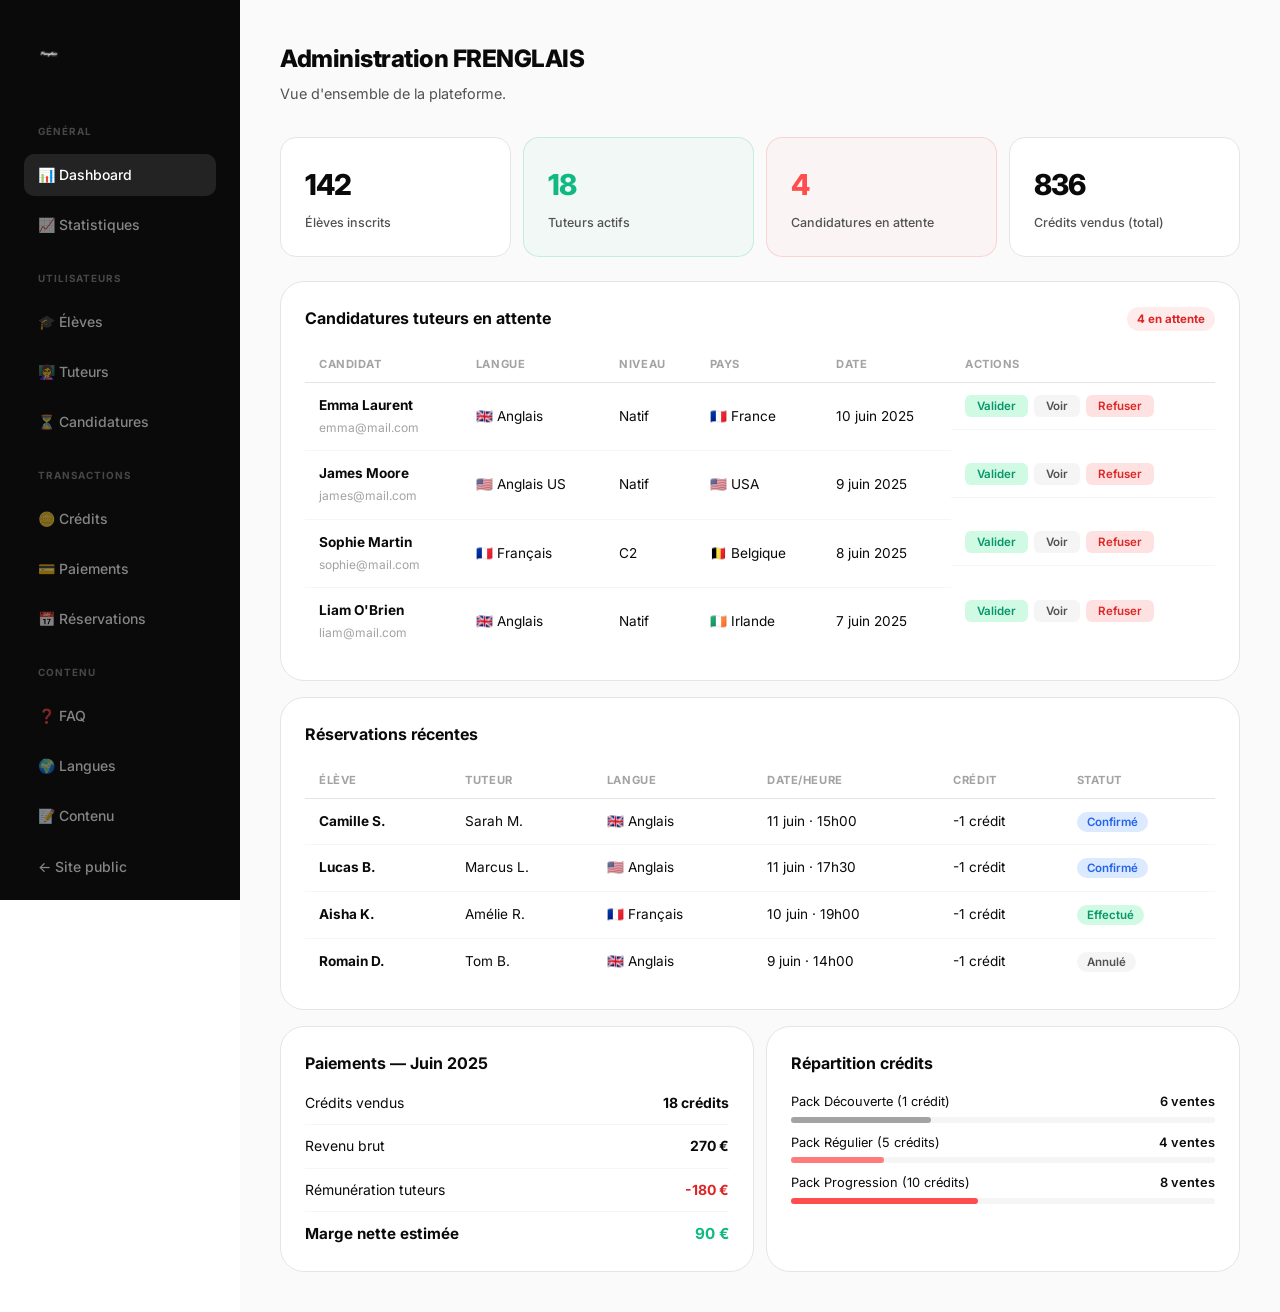
<file: admin.html>
<!DOCTYPE html>
<html lang="fr">
<head>
  <meta charset="UTF-8" />
  <meta name="viewport" content="width=device-width, initial-scale=1.0" />
  <title>Admin — Frenglais</title>
  <link rel="icon" href="logo2.png" sizes="any" />
  <link rel="apple-touch-icon" href="logo2.png" />
  <link rel="stylesheet" href="style.css" />
  <style>
    .admin-table { width:100%;border-collapse:collapse; }
    .admin-table th { font-size:.7rem;font-weight:700;letter-spacing:.05em;text-transform:uppercase;color:var(--gray-400);padding:8px 14px;text-align:left;border-bottom:1px solid var(--gray-200); }
    .admin-table td { padding:12px 14px;font-size:.85rem;border-bottom:1px solid var(--gray-100);vertical-align:middle; }
    .admin-table tr:last-child td { border-bottom:none; }
    .action-btn { padding:4px 12px;border-radius:6px;font-size:.72rem;font-weight:600;cursor:pointer;border:none;font-family:inherit;transition:.15s; }
    .action-btn.validate { background:var(--traveller-l);color:#059669; }
    .action-btn.validate:hover { background:var(--traveller);color:white; }
    .action-btn.reject  { background:var(--boss-l);color:#dc2626; }
    .action-btn.reject:hover  { background:var(--boss);color:white; }
    .action-btn.view    { background:var(--gray-100);color:var(--gray-600); }
    .admin-nav-section { font-size:.62rem;font-weight:700;letter-spacing:.1em;text-transform:uppercase;color:rgba(255,255,255,.25);padding:16px 14px 6px; }
  </style>
</head>
<body>

<div class="dashboard-layout">

  <!-- SIDEBAR -->
  <aside class="sidebar">
    <div class="sidebar-logo"><img src="logo2.png" alt="Frenglais" /></div>

    <div class="admin-nav-section">GÉNÉRAL</div>
    <a href="admin.html" class="sidebar-link active">📊 Dashboard</a>
    <a href="#" class="sidebar-link">📈 Statistiques</a>

    <div class="admin-nav-section">UTILISATEURS</div>
    <a href="#" class="sidebar-link">🎓 Élèves</a>
    <a href="#" class="sidebar-link">👩‍🏫 Tuteurs</a>
    <a href="#" class="sidebar-link">⏳ Candidatures</a>

    <div class="admin-nav-section">TRANSACTIONS</div>
    <a href="#" class="sidebar-link">🪙 Crédits</a>
    <a href="#" class="sidebar-link">💳 Paiements</a>
    <a href="#" class="sidebar-link">📅 Réservations</a>

    <div class="admin-nav-section">CONTENU</div>
    <a href="#" class="sidebar-link">❓ FAQ</a>
    <a href="#" class="sidebar-link">🌍 Langues</a>
    <a href="#" class="sidebar-link">📝 Contenu</a>

    <div style="margin-top:auto">
      <a href="index.html" class="sidebar-link">← Site public</a>
    </div>
  </aside>

  <!-- MAIN -->
  <main class="dashboard-main">
    <div class="dashboard-header">
      <h1>Administration FRENGLAIS</h1>
      <p>Vue d'ensemble de la plateforme.</p>
    </div>

    <!-- Stats -->
    <div style="display:grid;grid-template-columns:repeat(4,1fr);gap:12px;margin-bottom:24px">
      <div class="db-card">
        <div class="db-card-value">142</div>
        <div class="db-card-label">Élèves inscrits</div>
      </div>
      <div class="db-card green">
        <div class="db-card-value" style="color:var(--traveller)">18</div>
        <div class="db-card-label">Tuteurs actifs</div>
      </div>
      <div class="db-card red">
        <div class="db-card-value" style="color:var(--red)">4</div>
        <div class="db-card-label">Candidatures en attente</div>
      </div>
      <div class="db-card">
        <div class="db-card-value">836</div>
        <div class="db-card-label">Crédits vendus (total)</div>
      </div>
    </div>

    <!-- Candidatures en attente -->
    <div style="background:white;border:1px solid var(--gray-200);border-radius:var(--radius-lg);padding:24px;margin-bottom:16px">
      <div style="display:flex;align-items:center;justify-content:space-between;margin-bottom:16px">
        <h2 style="font-size:1rem;font-weight:700">Candidatures tuteurs en attente</h2>
        <span style="background:rgba(239,68,68,.1);color:#dc2626;font-size:.72rem;font-weight:700;padding:3px 10px;border-radius:99px">4 en attente</span>
      </div>
      <table class="admin-table">
        <thead>
          <tr>
            <th>Candidat</th>
            <th>Langue</th>
            <th>Niveau</th>
            <th>Pays</th>
            <th>Date</th>
            <th>Actions</th>
          </tr>
        </thead>
        <tbody>
          <tr>
            <td><strong>Emma Laurent</strong><br><span style="font-size:.75rem;color:var(--gray-400)">emma@mail.com</span></td>
            <td>🇬🇧 Anglais</td>
            <td>Natif</td>
            <td>🇫🇷 France</td>
            <td>10 juin 2025</td>
            <td style="display:flex;gap:6px">
              <button class="action-btn validate">Valider</button>
              <button class="action-btn view">Voir</button>
              <button class="action-btn reject">Refuser</button>
            </td>
          </tr>
          <tr>
            <td><strong>James Moore</strong><br><span style="font-size:.75rem;color:var(--gray-400)">james@mail.com</span></td>
            <td>🇺🇸 Anglais US</td>
            <td>Natif</td>
            <td>🇺🇸 USA</td>
            <td>9 juin 2025</td>
            <td style="display:flex;gap:6px">
              <button class="action-btn validate">Valider</button>
              <button class="action-btn view">Voir</button>
              <button class="action-btn reject">Refuser</button>
            </td>
          </tr>
          <tr>
            <td><strong>Sophie Martin</strong><br><span style="font-size:.75rem;color:var(--gray-400)">sophie@mail.com</span></td>
            <td>🇫🇷 Français</td>
            <td>C2</td>
            <td>🇧🇪 Belgique</td>
            <td>8 juin 2025</td>
            <td style="display:flex;gap:6px">
              <button class="action-btn validate">Valider</button>
              <button class="action-btn view">Voir</button>
              <button class="action-btn reject">Refuser</button>
            </td>
          </tr>
          <tr>
            <td><strong>Liam O'Brien</strong><br><span style="font-size:.75rem;color:var(--gray-400)">liam@mail.com</span></td>
            <td>🇬🇧 Anglais</td>
            <td>Natif</td>
            <td>🇮🇪 Irlande</td>
            <td>7 juin 2025</td>
            <td style="display:flex;gap:6px">
              <button class="action-btn validate">Valider</button>
              <button class="action-btn view">Voir</button>
              <button class="action-btn reject">Refuser</button>
            </td>
          </tr>
        </tbody>
      </table>
    </div>

    <!-- Réservations récentes -->
    <div style="background:white;border:1px solid var(--gray-200);border-radius:var(--radius-lg);padding:24px;margin-bottom:16px">
      <h2 style="font-size:1rem;font-weight:700;margin-bottom:16px">Réservations récentes</h2>
      <table class="admin-table">
        <thead>
          <tr>
            <th>Élève</th>
            <th>Tuteur</th>
            <th>Langue</th>
            <th>Date/Heure</th>
            <th>Crédit</th>
            <th>Statut</th>
          </tr>
        </thead>
        <tbody>
          <tr>
            <td><strong>Camille S.</strong></td>
            <td>Sarah M.</td>
            <td>🇬🇧 Anglais</td>
            <td>11 juin · 15h00</td>
            <td>-1 crédit</td>
            <td><span style="background:var(--student-l);color:#2563eb;font-size:.72rem;font-weight:600;padding:3px 10px;border-radius:99px">Confirmé</span></td>
          </tr>
          <tr>
            <td><strong>Lucas B.</strong></td>
            <td>Marcus L.</td>
            <td>🇺🇸 Anglais</td>
            <td>11 juin · 17h30</td>
            <td>-1 crédit</td>
            <td><span style="background:var(--student-l);color:#2563eb;font-size:.72rem;font-weight:600;padding:3px 10px;border-radius:99px">Confirmé</span></td>
          </tr>
          <tr>
            <td><strong>Aisha K.</strong></td>
            <td>Amélie R.</td>
            <td>🇫🇷 Français</td>
            <td>10 juin · 19h00</td>
            <td>-1 crédit</td>
            <td><span style="background:var(--traveller-l);color:#059669;font-size:.72rem;font-weight:600;padding:3px 10px;border-radius:99px">Effectué</span></td>
          </tr>
          <tr>
            <td><strong>Romain D.</strong></td>
            <td>Tom B.</td>
            <td>🇬🇧 Anglais</td>
            <td>9 juin · 14h00</td>
            <td>-1 crédit</td>
            <td><span style="background:var(--gray-100);color:var(--gray-600);font-size:.72rem;font-weight:600;padding:3px 10px;border-radius:99px">Annulé</span></td>
          </tr>
        </tbody>
      </table>
    </div>

    <!-- Revenus -->
    <div style="display:grid;grid-template-columns:1fr 1fr;gap:12px">
      <div style="background:white;border:1px solid var(--gray-200);border-radius:var(--radius-lg);padding:24px">
        <h2 style="font-size:1rem;font-weight:700;margin-bottom:16px">Paiements — Juin 2025</h2>
        <div style="display:flex;flex-direction:column;gap:10px">
          <div style="display:flex;justify-content:space-between;font-size:.875rem;padding-bottom:10px;border-bottom:1px solid var(--gray-100)">
            <span>Crédits vendus</span><strong>18 crédits</strong>
          </div>
          <div style="display:flex;justify-content:space-between;font-size:.875rem;padding-bottom:10px;border-bottom:1px solid var(--gray-100)">
            <span>Revenu brut</span><strong>270 €</strong>
          </div>
          <div style="display:flex;justify-content:space-between;font-size:.875rem;padding-bottom:10px;border-bottom:1px solid var(--gray-100)">
            <span>Rémunération tuteurs</span><strong style="color:#dc2626">-180 €</strong>
          </div>
          <div style="display:flex;justify-content:space-between;font-size:.95rem;font-weight:700">
            <span>Marge nette estimée</span><strong style="color:var(--traveller)">90 €</strong>
          </div>
        </div>
      </div>
      <div style="background:white;border:1px solid var(--gray-200);border-radius:var(--radius-lg);padding:24px">
        <h2 style="font-size:1rem;font-weight:700;margin-bottom:16px">Répartition crédits</h2>
        <div style="display:flex;flex-direction:column;gap:10px">
          <div>
            <div style="display:flex;justify-content:space-between;font-size:.8rem;margin-bottom:4px">
              <span>Pack Découverte (1 crédit)</span><span style="font-weight:600">6 ventes</span>
            </div>
            <div style="height:6px;background:var(--gray-100);border-radius:99px"><div style="height:100%;width:33%;background:var(--gray-400);border-radius:99px"></div></div>
          </div>
          <div>
            <div style="display:flex;justify-content:space-between;font-size:.8rem;margin-bottom:4px">
              <span>Pack Régulier (5 crédits)</span><span style="font-weight:600">4 ventes</span>
            </div>
            <div style="height:6px;background:var(--gray-100);border-radius:99px"><div style="height:100%;width:22%;background:var(--red-light);border-radius:99px"></div></div>
          </div>
          <div>
            <div style="display:flex;justify-content:space-between;font-size:.8rem;margin-bottom:4px">
              <span>Pack Progression (10 crédits)</span><span style="font-weight:600">8 ventes</span>
            </div>
            <div style="height:6px;background:var(--gray-100);border-radius:99px"><div style="height:100%;width:44%;background:var(--red);border-radius:99px"></div></div>
          </div>
        </div>
      </div>
    </div>

  </main>
</div>

<script src="script.js"></script>
</body>
</html>
</file>
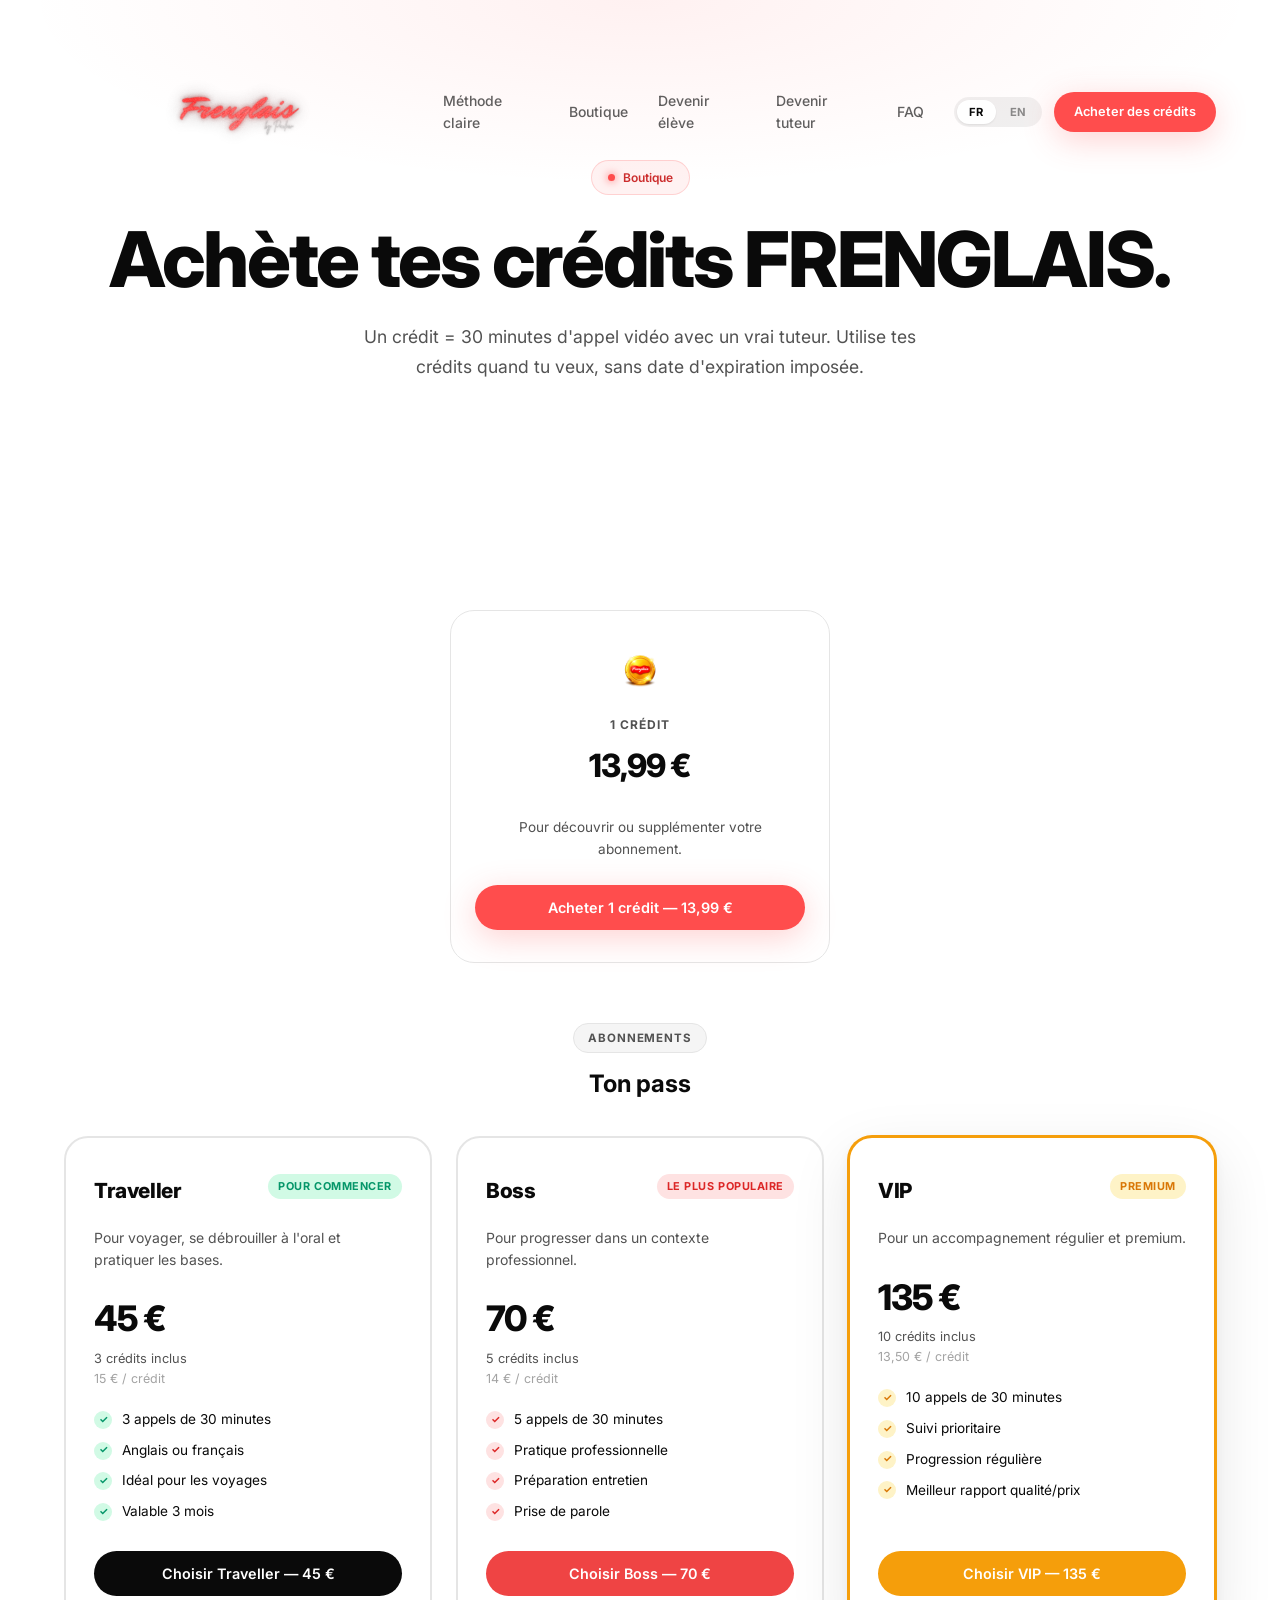
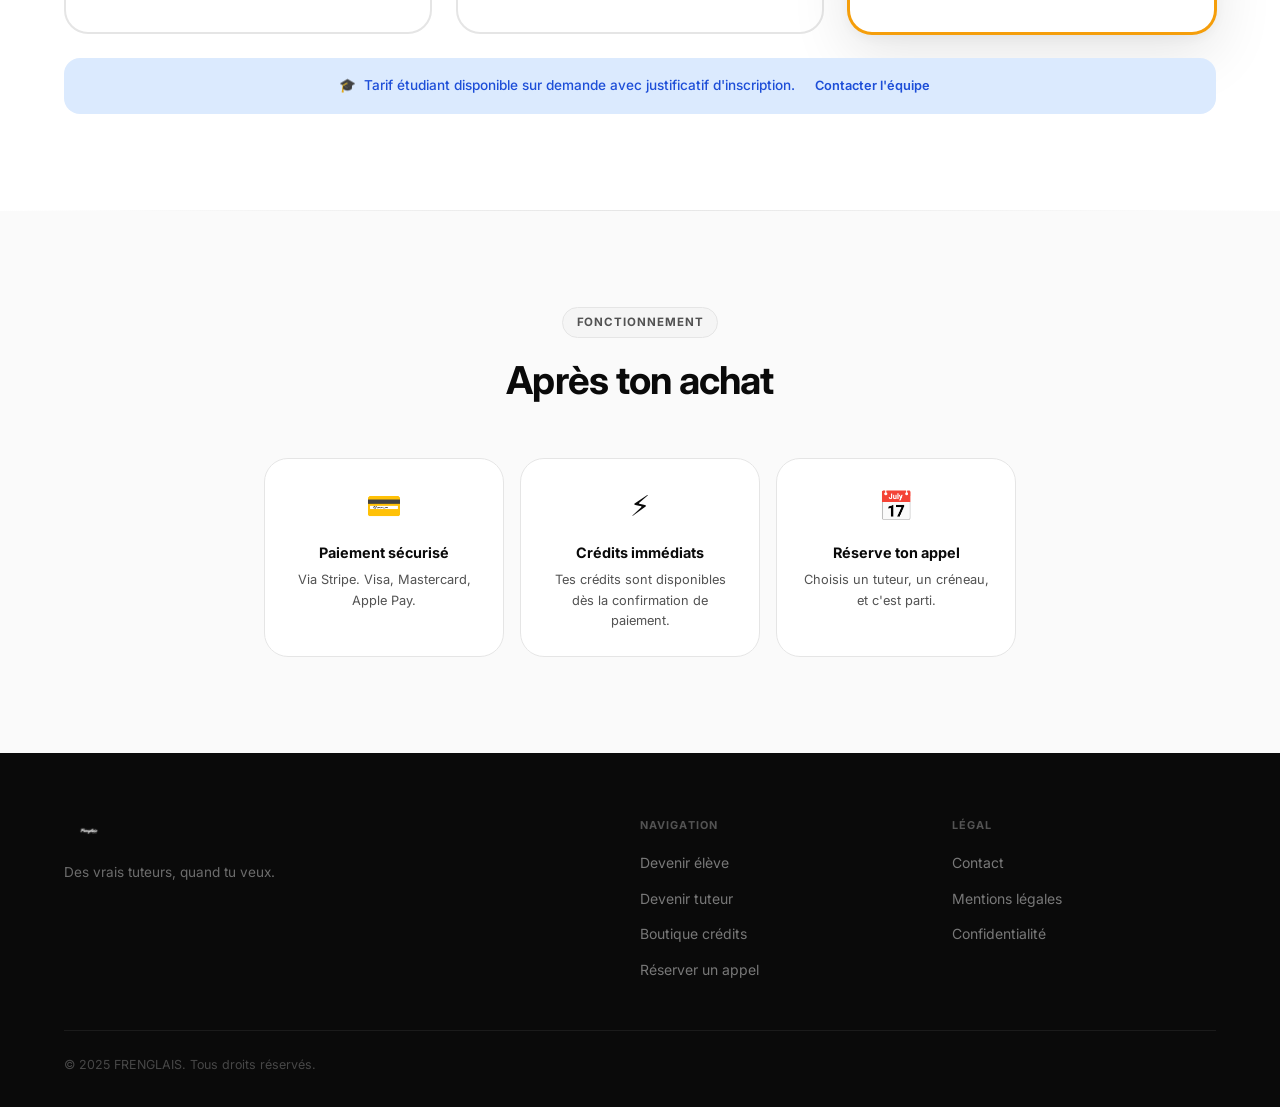
<file: credits.html>
<!DOCTYPE html>
<html lang="fr">
<head>
  <meta charset="UTF-8" />
  <meta name="viewport" content="width=device-width, initial-scale=1.0" />
  <title>Crédits &amp; Pass — Frenglais</title>
  <meta name="description" content="Achète des crédits FRENGLAIS. 1 crédit = 30 minutes d'appel vidéo avec un tuteur. Pass Traveller, Boss, VIP. Tarif étudiant disponible." />
  <link rel="icon" href="logo2.png" sizes="any" />
  <link rel="apple-touch-icon" href="logo2.png" />
  <link rel="stylesheet" href="style.css" />
  <style>
    .tab-nav {
      display: flex;
      gap: 4px;
      background: var(--gray-100);
      border-radius: 12px;
      padding: 4px;
      width: fit-content;
      margin: 0 auto 48px;
    }
    .tab-btn {
      padding: 10px 24px;
      border-radius: 9px;
      border: none;
      background: transparent;
      font-family: inherit;
      font-size: .875rem;
      font-weight: 600;
      cursor: pointer;
      color: var(--gray-600);
      transition: all var(--transition);
    }
    .tab-btn.active {
      background: var(--white);
      color: var(--black);
      box-shadow: var(--shadow-sm);
    }
    .credit-info-bar {
      background: rgba(255,77,77,.06);
      border: 1px solid rgba(255,77,77,.15);
      border-radius: var(--radius);
      padding: 16px 24px;
      display: flex;
      align-items: center;
      gap: 12px;
      margin-bottom: 40px;
      font-size: .9rem;
      color: var(--red-dark);
      font-weight: 500;
    }
  </style>
</head>
<body>

<!-- HEADER -->
<header id="header">
  <div class="container">
    <div class="header-inner">
      <a href="index.html" class="logo"><img src="logo2.png" alt="Frenglais" /></a>
      <ul class="nav-links">
        <li><a href="index.html#methode" data-fr="Méthode claire"    data-en="How it works">Méthode claire</a></li>
        <li><a href="credits.html"       data-fr="Boutique" data-en="Shop" style="color:var(--red)">Boutique</a></li>
        <li><a href="eleve.html"         data-fr="Devenir élève"  data-en="Become a student">Devenir élève</a></li>
        <li><a href="tuteur.html"        data-fr="Devenir tuteur" data-en="Become a tutor">Devenir tuteur</a></li>
        <li><a href="index.html#faq"     data-fr="FAQ"            data-en="FAQ">FAQ</a></li>
      </ul>
      <div class="header-right">
        <div class="lang-switcher">
          <button class="lang-btn active" data-lang="fr">FR</button>
          <button class="lang-btn"        data-lang="en">EN</button>
        </div>
        <a href="#shop" class="btn btn-primary btn-sm"
           data-fr="Acheter des crédits" data-en="Buy credits">Acheter des crédits</a>
      </div>
      <button class="hamburger" id="hamburger"><span></span><span></span><span></span></button>
    </div>
  </div>
</header>
<nav class="mobile-nav" id="mobileNav">
  <a href="index.html#methode" data-fr="Méthode claire"    data-en="How it works">Méthode claire</a>
  <a href="credits.html"       data-fr="Boutique" data-en="Shop">Boutique</a>
  <a href="eleve.html"         data-fr="Devenir élève"  data-en="Become a student">Devenir élève</a>
  <a href="tuteur.html"        data-fr="Devenir tuteur" data-en="Become a tutor">Devenir tuteur</a>
  <a href="index.html#faq"     data-fr="FAQ"            data-en="FAQ">FAQ</a>
  <div class="mobile-nav-lang">
    <button class="lang-btn active" data-lang="fr">FR</button>
    <button class="lang-btn"        data-lang="en">EN</button>
  </div>
</nav>

<!-- HERO -->
<section class="page-hero">
  <div class="container">
    <div class="hero-badge"
         data-fr="Boutique" data-en="Shop">Boutique</div>
    <h1 class="display-xl"
        data-fr="Achète tes crédits FRENGLAIS."
        data-en="Buy your FRENGLAIS credits.">Achète tes crédits FRENGLAIS.</h1>
    <p data-fr="Un crédit = 30 minutes d'appel vidéo avec un vrai tuteur. Utilise tes crédits quand tu veux, sans date d'expiration imposée."
       data-en="1 credit = 30 minutes video call with a real tutor. Use your credits whenever you want, with no imposed expiry.">
      Un crédit = 30 minutes d'appel vidéo avec un vrai tuteur. Utilise tes crédits quand tu veux, sans date d'expiration imposée.
    </p>
  </div>
</section>

<!-- SHOP -->
<section id="shop">
  <div class="container">

    <!-- CRÉDIT INDIVIDUEL -->
    <div style="display:flex;justify-content:center;margin-bottom:60px">
      <div class="credit-card reveal" style="max-width:380px;width:100%;text-align:center">
        <div style="display:flex;justify-content:center;margin-bottom:16px">
          <img src="credit-icon.png" alt="crédit" style="height:56px;width:auto" />
        </div>
        <div class="credit-name" data-fr="1 crédit" data-en="1 credit">1 crédit</div>
        <div class="credit-price">13,99 €</div>
        <div class="credit-per">&nbsp;</div>
        <div class="credit-desc"
             data-fr="Pour découvrir ou supplémenter votre abonnement."
             data-en="To discover or supplement your subscription.">
          Pour découvrir ou supplémenter votre abonnement.
        </div>
        <button onclick="handleBuy(1,'13,99 €')" class="btn btn-primary"
                data-fr="Acheter 1 crédit — 13,99 €" data-en="Buy 1 credit — €13.99">
          Acheter 1 crédit — 13,99 €
        </button>
      </div>
    </div>

    <!-- ABONNEMENTS -->
    <div style="text-align:center;margin-bottom:32px">
      <div class="section-tag" style="display:inline-block;margin-bottom:12px"
           data-fr="Abonnements" data-en="Subscriptions">Abonnements</div>
      <h2 class="display-sm"
          data-fr="Ton pass"
          data-en="Your pass">Ton pass</h2>
    </div>

    <div class="passes-grid">
      <div class="pass-card traveller reveal">
        <div class="pass-header">
          <span class="pass-name">Traveller</span>
          <span class="pass-tag" data-fr="Pour commencer" data-en="To start">Pour commencer</span>
        </div>
        <p class="pass-desc"
           data-fr="Pour voyager, se débrouiller à l'oral et pratiquer les bases."
           data-en="For traveling, getting by in conversation, and practicing the basics.">
          Pour voyager, se débrouiller à l'oral et pratiquer les bases.
        </p>
        <div class="pass-price-block">
          <div class="pass-price">45 €</div>
          <div class="pass-credits" data-fr="3 crédits inclus" data-en="3 credits included">3 crédits inclus</div>
          <div class="pass-per" data-fr="15 € / crédit" data-en="€15 / credit">15 € / crédit</div>
        </div>
        <ul class="pass-features">
          <li data-fr="3 appels de 30 minutes" data-en="3 × 30-min calls">3 appels de 30 minutes</li>
          <li data-fr="Anglais ou français"     data-en="English or French">Anglais ou français</li>
          <li data-fr="Idéal pour les voyages"  data-en="Perfect for trips">Idéal pour les voyages</li>
          <li data-fr="Valable 3 mois"          data-en="Valid 3 months">Valable 3 mois</li>
        </ul>
        <button onclick="handleBuy('pass-traveller','45 €')" class="btn"
                data-fr="Choisir Traveller — 45 €" data-en="Choose Traveller — €45">
          Choisir Traveller — 45 €
        </button>
      </div>

      <div class="pass-card boss reveal">
        <div class="pass-header">
          <span class="pass-name">Boss</span>
          <span class="pass-tag" data-fr="Le plus populaire" data-en="Most popular">Le plus populaire</span>
        </div>
        <p class="pass-desc"
           data-fr="Pour progresser dans un contexte professionnel."
           data-en="To improve in a professional context.">
          Pour progresser dans un contexte professionnel.
        </p>
        <div class="pass-price-block">
          <div class="pass-price">70 €</div>
          <div class="pass-credits" data-fr="5 crédits inclus" data-en="5 credits included">5 crédits inclus</div>
          <div class="pass-per" data-fr="14 € / crédit" data-en="€14 / credit">14 € / crédit</div>
        </div>
        <ul class="pass-features">
          <li data-fr="5 appels de 30 minutes"   data-en="5 × 30-min calls">5 appels de 30 minutes</li>
          <li data-fr="Pratique professionnelle"  data-en="Professional practice">Pratique professionnelle</li>
          <li data-fr="Préparation entretien"     data-en="Interview preparation">Préparation entretien</li>
          <li data-fr="Prise de parole"           data-en="Public speaking">Prise de parole</li>
        </ul>
        <button onclick="handleBuy('pass-boss','70 €')" class="btn"
                data-fr="Choisir Boss — 70 €" data-en="Choose Boss — €70">
          Choisir Boss — 70 €
        </button>
      </div>

      <div class="pass-card featured reveal">
        <div class="pass-header">
          <span class="pass-name">VIP</span>
          <span class="pass-tag" data-fr="Premium" data-en="Premium">Premium</span>
        </div>
        <p class="pass-desc"
           data-fr="Pour un accompagnement régulier et premium."
           data-en="For regular, premium support.">
          Pour un accompagnement régulier et premium.
        </p>
        <div class="pass-price-block">
          <div class="pass-price">135 €</div>
          <div class="pass-credits" data-fr="10 crédits inclus" data-en="10 credits included">10 crédits inclus</div>
          <div class="pass-per" data-fr="13,50 € / crédit" data-en="€13.50 / credit">13,50 € / crédit</div>
        </div>
        <ul class="pass-features">
          <li data-fr="10 appels de 30 minutes"      data-en="10 × 30-min calls">10 appels de 30 minutes</li>
          <li data-fr="Suivi prioritaire"             data-en="Priority follow-up">Suivi prioritaire</li>
          <li data-fr="Progression régulière"         data-en="Regular progress">Progression régulière</li>
          <li data-fr="Meilleur rapport qualité/prix" data-en="Best value">Meilleur rapport qualité/prix</li>
        </ul>
        <button onclick="handleBuy('pass-vip','135 €')" class="btn"
                data-fr="Choisir VIP — 135 €" data-en="Choose VIP — €135">
          Choisir VIP — 135 €
        </button>
      </div>
    </div>

    <div class="student-note reveal" style="margin-top:20px">
      🎓
      <span data-fr="Tarif étudiant disponible sur demande avec justificatif d'inscription."
            data-en="Student discount available on request with enrollment certificate.">
        Tarif étudiant disponible sur demande avec justificatif d'inscription.
      </span>
      <a href="mailto:hello@frenglais.com" class="btn btn-ghost btn-sm"
         data-fr="Contacter l'équipe" data-en="Contact the team"
         style="color:#1d4ed8;padding:4px 12px">Contacter l'équipe</a>
    </div>

  </div>
</section>

<hr class="divider" />

<!-- COMMENT ÇA MARCHE -->
<section class="gray">
  <div class="container-sm">
    <div class="section-header center">
      <div class="section-tag" data-fr="Fonctionnement" data-en="How it works">Fonctionnement</div>
      <h2 class="display-md"
          data-fr="Après ton achat"
          data-en="After your purchase">Après ton achat</h2>
    </div>
    <div style="display:grid;grid-template-columns:repeat(3,1fr);gap:16px">
      <div class="reveal" style="background:white;border:1px solid var(--gray-200);border-radius:var(--radius-lg);padding:24px;text-align:center">
        <div style="font-size:1.8rem;margin-bottom:12px">💳</div>
        <h3 style="font-size:.9rem;font-weight:700;margin-bottom:6px"
            data-fr="Paiement sécurisé" data-en="Secure payment">Paiement sécurisé</h3>
        <p style="font-size:.8rem;color:var(--gray-600)"
           data-fr="Via Stripe. Visa, Mastercard, Apple Pay."
           data-en="Via Stripe. Visa, Mastercard, Apple Pay.">
          Via Stripe. Visa, Mastercard, Apple Pay.
        </p>
      </div>
      <div class="reveal" style="background:white;border:1px solid var(--gray-200);border-radius:var(--radius-lg);padding:24px;text-align:center">
        <div style="font-size:1.8rem;margin-bottom:12px">⚡</div>
        <h3 style="font-size:.9rem;font-weight:700;margin-bottom:6px"
            data-fr="Crédits immédiats" data-en="Instant credits">Crédits immédiats</h3>
        <p style="font-size:.8rem;color:var(--gray-600)"
           data-fr="Tes crédits sont disponibles dès la confirmation de paiement."
           data-en="Your credits are available as soon as payment is confirmed.">
          Tes crédits sont disponibles dès la confirmation de paiement.
        </p>
      </div>
      <div class="reveal" style="background:white;border:1px solid var(--gray-200);border-radius:var(--radius-lg);padding:24px;text-align:center">
        <div style="font-size:1.8rem;margin-bottom:12px">📅</div>
        <h3 style="font-size:.9rem;font-weight:700;margin-bottom:6px"
            data-fr="Réserve ton appel" data-en="Book your call">Réserve ton appel</h3>
        <p style="font-size:.8rem;color:var(--gray-600)"
           data-fr="Choisis un tuteur, un créneau, et c'est parti."
           data-en="Choose a tutor, a time slot, and you're good to go.">
          Choisis un tuteur, un créneau, et c'est parti.
        </p>
      </div>
    </div>
  </div>
</section>

<!-- FOOTER -->
<footer id="footer">
  <div class="container">
    <div class="footer-grid">
      <div class="footer-brand">
        <div class="logo"><img src="logo2.png" alt="Frenglais" /></div>
        <p data-fr-html="Des vrais tuteurs, quand tu veux." data-en-html="Real tutors, whenever you need.">
          Des vrais tuteurs, quand tu veux.
        </p>
      </div>
      <div class="footer-col">
        <h4 data-fr="Navigation" data-en="Navigation">Navigation</h4>
        <ul>
          <li><a href="eleve.html"   data-fr="Devenir élève"    data-en="Become a student">Devenir élève</a></li>
          <li><a href="tuteur.html"  data-fr="Devenir tuteur"   data-en="Become a tutor">Devenir tuteur</a></li>
          <li><a href="credits.html" data-fr="Boutique crédits" data-en="Credits shop">Boutique crédits</a></li>
          <li><a href="reserver.html" data-fr="Réserver un appel" data-en="Book a call">Réserver un appel</a></li>
        </ul>
      </div>
      <div class="footer-col">
        <h4 data-fr="Légal" data-en="Legal">Légal</h4>
        <ul>
          <li><a href="mailto:hello@frenglais.com">Contact</a></li>
          <li><a href="#" data-fr="Mentions légales" data-en="Legal notice">Mentions légales</a></li>
          <li><a href="#" data-fr="Confidentialité" data-en="Privacy">Confidentialité</a></li>
        </ul>
      </div>
    </div>
    <div class="footer-bottom">
      <span data-fr="© 2025 FRENGLAIS. Tous droits réservés." data-en="© 2025 FRENGLAIS. All rights reserved.">
        © 2025 FRENGLAIS. Tous droits réservés.
      </span>
    </div>
  </div>
</footer>

<script src="script.js"></script>
<script>
function handleBuy(qty, price) {
  alert(`Paiement Stripe en cours d'intégration.\n\nTu t'apprêtes à acheter : ${qty} crédit(s) — ${price}\n\nCette fonctionnalité sera disponible très prochainement. 🪙`);
}
</script>
</body>
</html>
</file>
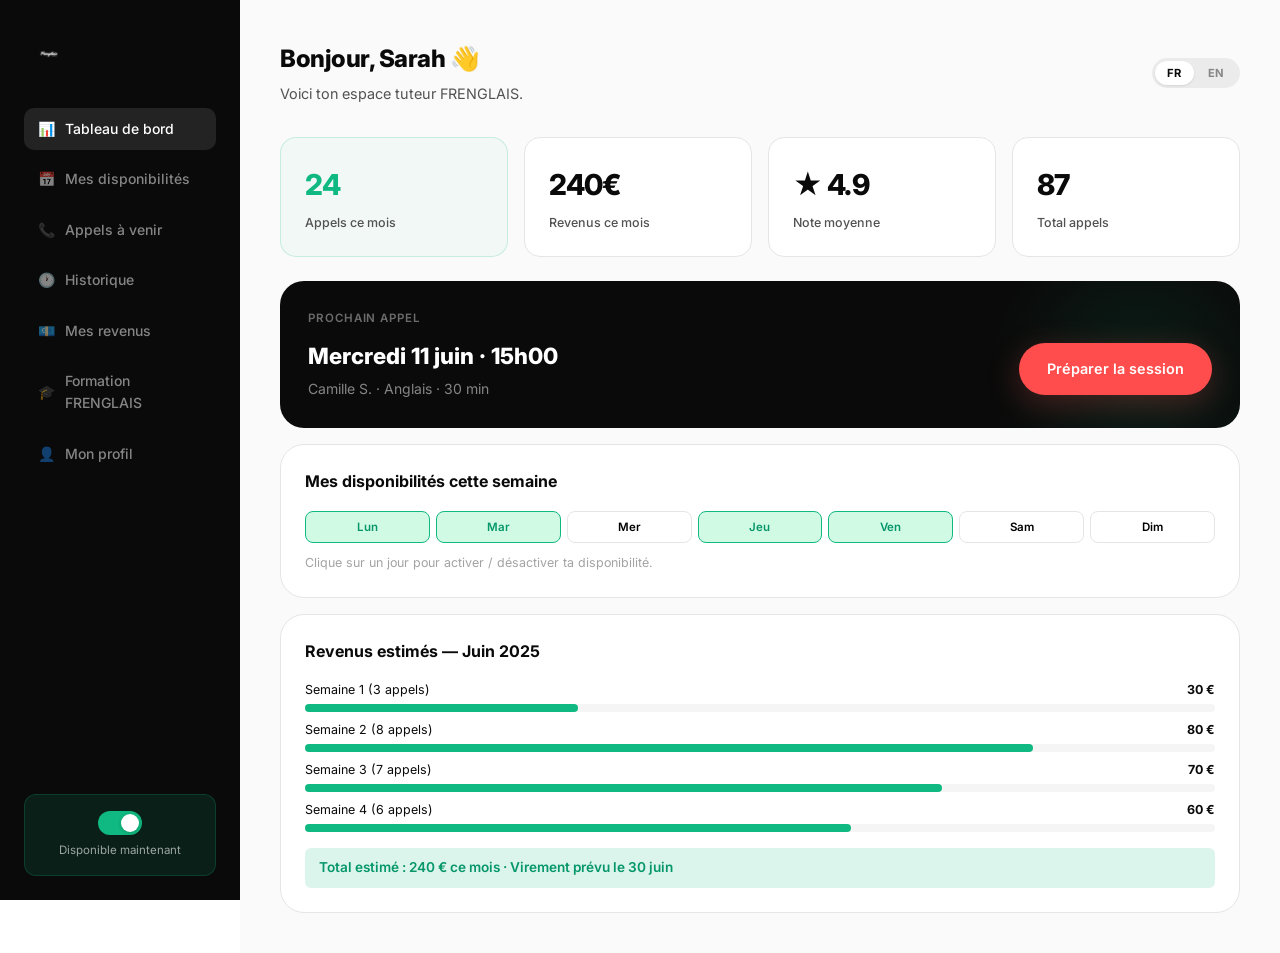
<file: dashboard-tuteur.html>
<!DOCTYPE html>
<html lang="fr">
<head>
  <meta charset="UTF-8" />
  <meta name="viewport" content="width=device-width, initial-scale=1.0" />
  <title>Espace tuteur — Frenglais</title>
  <link rel="icon" href="logo2.png" sizes="any" />
  <link rel="apple-touch-icon" href="logo2.png" />
  <link rel="stylesheet" href="style.css" />
  <style>
    .toggle-switch { position:relative;display:inline-flex;align-items:center;gap:10px;cursor:pointer; }
    .toggle-track { width:44px;height:24px;background:var(--gray-200);border-radius:99px;transition:.2s;position:relative; }
    .toggle-track.on { background:var(--traveller); }
    .toggle-thumb { position:absolute;top:3px;left:3px;width:18px;height:18px;background:white;border-radius:50%;transition:.2s;box-shadow:0 1px 4px rgba(0,0,0,.2); }
    .toggle-track.on .toggle-thumb { transform:translateX(20px); }
    .availability-grid { display:grid;grid-template-columns:repeat(7,1fr);gap:6px; }
    .day-btn { padding:8px 4px;border:1.5px solid var(--gray-200);border-radius:8px;font-size:.72rem;font-weight:600;text-align:center;cursor:pointer;background:white;transition:.15s;font-family:inherit; }
    .day-btn.on { border-color:var(--traveller);background:var(--traveller-l);color:#059669; }
    .earnings-bar { height:40px;background:rgba(16,185,129,.15);border-radius:6px;display:flex;align-items:center;padding:0 14px;font-size:.85rem;font-weight:600;color:#059669; }
  </style>
</head>
<body>

<div class="dashboard-layout">

  <!-- SIDEBAR -->
  <aside class="sidebar">
    <div class="sidebar-logo"><img src="logo2.png" alt="Frenglais" /></div>
    <a href="dashboard-tuteur.html" class="sidebar-link active">📊
      <span data-fr="Tableau de bord" data-en="Dashboard">Tableau de bord</span>
    </a>
    <a href="#" class="sidebar-link">📅
      <span data-fr="Mes disponibilités" data-en="My availability">Mes disponibilités</span>
    </a>
    <a href="#" class="sidebar-link">📞
      <span data-fr="Appels à venir" data-en="Upcoming calls">Appels à venir</span>
    </a>
    <a href="#" class="sidebar-link">🕐
      <span data-fr="Historique" data-en="History">Historique</span>
    </a>
    <a href="#" class="sidebar-link">💶
      <span data-fr="Mes revenus" data-en="My earnings">Mes revenus</span>
    </a>
    <a href="#" class="sidebar-link">🎓
      <span data-fr="Formation FRENGLAIS" data-en="FRENGLAIS training">Formation FRENGLAIS</span>
    </a>
    <a href="#" class="sidebar-link">👤
      <span data-fr="Mon profil" data-en="My profile">Mon profil</span>
    </a>
    <div style="margin-top:auto;padding:16px;background:rgba(16,185,129,.12);border:1px solid rgba(16,185,129,.2);border-radius:12px;text-align:center">
      <label class="toggle-switch" style="flex-direction:column;gap:6px">
        <div class="toggle-track on" onclick="this.classList.toggle('on')">
          <div class="toggle-thumb"></div>
        </div>
        <span style="font-size:.72rem;color:rgba(255,255,255,.6)"
              data-fr="Disponible maintenant" data-en="Available now">Disponible maintenant</span>
      </label>
    </div>
  </aside>

  <!-- MAIN -->
  <main class="dashboard-main">

    <div style="display:flex;align-items:center;justify-content:space-between;margin-bottom:32px">
      <div class="dashboard-header" style="margin-bottom:0">
        <h1 data-fr="Bonjour, Sarah 👋" data-en="Hello, Sarah 👋">Bonjour, Sarah 👋</h1>
        <p data-fr="Voici ton espace tuteur FRENGLAIS." data-en="Here is your FRENGLAIS tutor space.">
          Voici ton espace tuteur FRENGLAIS.
        </p>
      </div>
      <div class="lang-switcher">
        <button class="lang-btn active" data-lang="fr">FR</button>
        <button class="lang-btn"        data-lang="en">EN</button>
      </div>
    </div>

    <!-- Stats -->
    <div class="db-grid" style="grid-template-columns:repeat(4,1fr)">
      <div class="db-card green">
        <div class="db-card-value" style="color:var(--traveller)">24</div>
        <div class="db-card-label" data-fr="Appels ce mois" data-en="Calls this month">Appels ce mois</div>
      </div>
      <div class="db-card">
        <div class="db-card-value">240€</div>
        <div class="db-card-label" data-fr="Revenus ce mois" data-en="Earnings this month">Revenus ce mois</div>
      </div>
      <div class="db-card">
        <div class="db-card-value">★ 4.9</div>
        <div class="db-card-label" data-fr="Note moyenne" data-en="Average rating">Note moyenne</div>
      </div>
      <div class="db-card">
        <div class="db-card-value">87</div>
        <div class="db-card-label" data-fr="Total appels" data-en="Total calls">Total appels</div>
      </div>
    </div>

    <!-- Prochain appel -->
    <div style="background:var(--black);border-radius:var(--radius-lg);padding:28px;color:white;margin-bottom:16px;position:relative;overflow:hidden">
      <div style="position:absolute;top:-40%;right:-5%;width:300px;height:300px;background:radial-gradient(circle,rgba(16,185,129,.12) 0%,transparent 70%);pointer-events:none"></div>
      <p style="font-size:.72rem;font-weight:600;letter-spacing:.08em;text-transform:uppercase;color:rgba(255,255,255,.4);margin-bottom:10px"
         data-fr="Prochain appel" data-en="Next call">Prochain appel</p>
      <div style="display:flex;align-items:center;gap:20px;flex-wrap:wrap;position:relative;z-index:1">
        <div>
          <div style="font-size:1.4rem;font-weight:800"
               data-fr="Mercredi 11 juin · 15h00" data-en="Wednesday June 11 · 3:00pm">
            Mercredi 11 juin · 15h00
          </div>
          <div style="color:rgba(255,255,255,.5);font-size:.875rem;margin-top:4px">
            Camille S. · Anglais · 30 min
          </div>
        </div>
        <a href="#" class="btn btn-primary" style="margin-left:auto"
           data-fr="Préparer la session" data-en="Prepare session">Préparer la session</a>
      </div>
    </div>

    <!-- Disponibilités -->
    <div style="background:white;border:1px solid var(--gray-200);border-radius:var(--radius-lg);padding:24px;margin-bottom:16px">
      <h2 style="font-size:1rem;font-weight:700;margin-bottom:16px"
          data-fr="Mes disponibilités cette semaine" data-en="My availability this week">
        Mes disponibilités cette semaine
      </h2>
      <div class="availability-grid">
        <button class="day-btn on"
                data-fr="Lun" data-en="Mon"
                onclick="this.classList.toggle('on')">Lun</button>
        <button class="day-btn on"
                data-fr="Mar" data-en="Tue"
                onclick="this.classList.toggle('on')">Mar</button>
        <button class="day-btn"
                data-fr="Mer" data-en="Wed"
                onclick="this.classList.toggle('on')">Mer</button>
        <button class="day-btn on"
                data-fr="Jeu" data-en="Thu"
                onclick="this.classList.toggle('on')">Jeu</button>
        <button class="day-btn on"
                data-fr="Ven" data-en="Fri"
                onclick="this.classList.toggle('on')">Ven</button>
        <button class="day-btn"
                data-fr="Sam" data-en="Sat"
                onclick="this.classList.toggle('on')">Sam</button>
        <button class="day-btn"
                data-fr="Dim" data-en="Sun"
                onclick="this.classList.toggle('on')">Dim</button>
      </div>
      <p style="font-size:.78rem;color:var(--gray-400);margin-top:10px"
         data-fr="Clique sur un jour pour activer / désactiver ta disponibilité."
         data-en="Click a day to toggle your availability.">
        Clique sur un jour pour activer / désactiver ta disponibilité.
      </p>
    </div>

    <!-- Revenus -->
    <div style="background:white;border:1px solid var(--gray-200);border-radius:var(--radius-lg);padding:24px">
      <h2 style="font-size:1rem;font-weight:700;margin-bottom:16px"
          data-fr="Revenus estimés — Juin 2025" data-en="Estimated earnings — June 2025">
        Revenus estimés — Juin 2025
      </h2>
      <div style="display:grid;gap:8px">
        <div>
          <div style="display:flex;justify-content:space-between;font-size:.78rem;margin-bottom:4px">
            <span data-fr="Semaine 1 (3 appels)" data-en="Week 1 (3 calls)">Semaine 1 (3 appels)</span>
            <span style="font-weight:700">30 €</span>
          </div>
          <div style="height:8px;background:var(--gray-100);border-radius:99px"><div style="height:100%;width:30%;background:var(--traveller);border-radius:99px"></div></div>
        </div>
        <div>
          <div style="display:flex;justify-content:space-between;font-size:.78rem;margin-bottom:4px">
            <span data-fr="Semaine 2 (8 appels)" data-en="Week 2 (8 calls)">Semaine 2 (8 appels)</span>
            <span style="font-weight:700">80 €</span>
          </div>
          <div style="height:8px;background:var(--gray-100);border-radius:99px"><div style="height:100%;width:80%;background:var(--traveller);border-radius:99px"></div></div>
        </div>
        <div>
          <div style="display:flex;justify-content:space-between;font-size:.78rem;margin-bottom:4px">
            <span data-fr="Semaine 3 (7 appels)" data-en="Week 3 (7 calls)">Semaine 3 (7 appels)</span>
            <span style="font-weight:700">70 €</span>
          </div>
          <div style="height:8px;background:var(--gray-100);border-radius:99px"><div style="height:100%;width:70%;background:var(--traveller);border-radius:99px"></div></div>
        </div>
        <div>
          <div style="display:flex;justify-content:space-between;font-size:.78rem;margin-bottom:4px">
            <span data-fr="Semaine 4 (6 appels)" data-en="Week 4 (6 calls)">Semaine 4 (6 appels)</span>
            <span style="font-weight:700">60 €</span>
          </div>
          <div style="height:8px;background:var(--gray-100);border-radius:99px"><div style="height:100%;width:60%;background:var(--traveller);border-radius:99px"></div></div>
        </div>
      </div>
      <div class="earnings-bar" style="margin-top:16px">
        <span data-fr="Total estimé : 240 € ce mois · Virement prévu le 30 juin"
              data-en="Estimated total: €240 this month · Transfer expected June 30">
          Total estimé : 240 € ce mois · Virement prévu le 30 juin
        </span>
      </div>
    </div>

  </main>
</div>

<script src="script.js"></script>
</body>
</html>
</file>
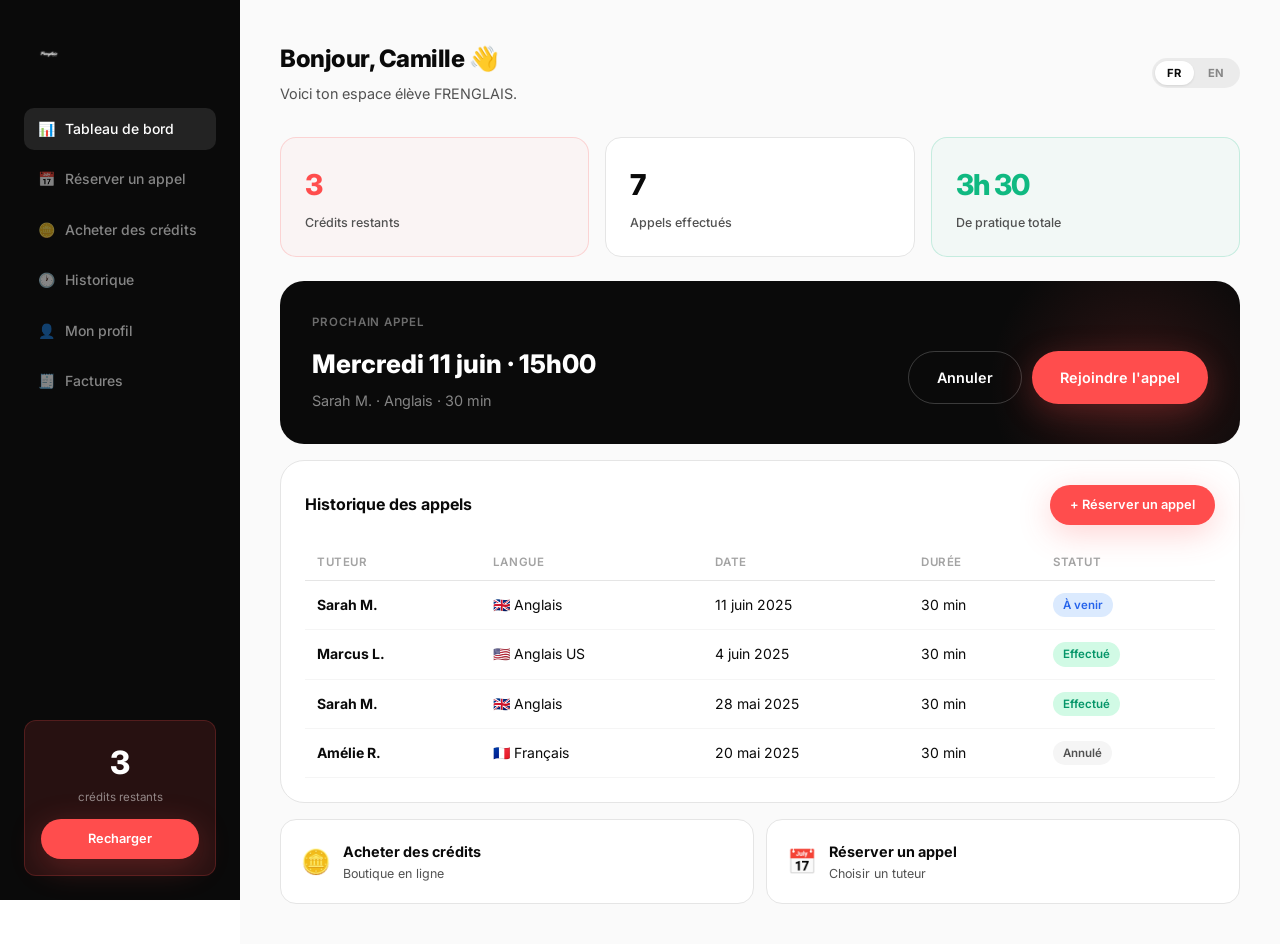
<file: dashboard.html>
<!DOCTYPE html>
<html lang="fr">
<head>
  <meta charset="UTF-8" />
  <meta name="viewport" content="width=device-width, initial-scale=1.0" />
  <title>Mon espace — Frenglais</title>
  <link rel="icon" href="logo2.png" sizes="any" />
  <link rel="apple-touch-icon" href="logo2.png" />
  <link rel="stylesheet" href="style.css" />
  <style>
    .history-table { width:100%; border-collapse:collapse; }
    .history-table th { font-size:.72rem; font-weight:600; letter-spacing:.05em; text-transform:uppercase; color:var(--gray-400); padding:8px 12px; text-align:left; border-bottom:1px solid var(--gray-200); }
    .history-table td { padding:12px 12px; font-size:.875rem; border-bottom:1px solid var(--gray-100); }
    .status-pill { display:inline-flex;align-items:center;gap:4px;padding:3px 10px;border-radius:99px;font-size:.72rem;font-weight:600; }
    .status-pill.done    { background:var(--traveller-l); color:#059669; }
    .status-pill.upcoming{ background:var(--student-l);  color:#2563eb; }
    .status-pill.cancelled{ background:var(--gray-100); color:var(--gray-600); }
    .next-call-card {
      background:var(--black);
      border-radius:var(--radius-lg);
      padding:32px;
      color:white;
      position:relative;
      overflow:hidden;
      margin-bottom:16px;
    }
    .next-call-card::before {
      content:'';
      position:absolute;
      top:-30%;right:-5%;
      width:300px;height:300px;
      background:radial-gradient(circle,rgba(255,77,77,.15) 0%,transparent 70%);
    }
  </style>
</head>
<body>

<div class="dashboard-layout">

  <!-- SIDEBAR -->
  <aside class="sidebar">
    <div class="sidebar-logo">
      <img src="logo2.png" alt="Frenglais" />
    </div>
    <a href="dashboard.html" class="sidebar-link active">📊
      <span data-fr="Tableau de bord" data-en="Dashboard">Tableau de bord</span>
    </a>
    <a href="reserver.html" class="sidebar-link">📅
      <span data-fr="Réserver un appel" data-en="Book a call">Réserver un appel</span>
    </a>
    <a href="credits.html" class="sidebar-link">🪙
      <span data-fr="Acheter des crédits" data-en="Buy credits">Acheter des crédits</span>
    </a>
    <a href="#" class="sidebar-link">🕐
      <span data-fr="Historique" data-en="History">Historique</span>
    </a>
    <a href="#" class="sidebar-link">👤
      <span data-fr="Mon profil" data-en="My profile">Mon profil</span>
    </a>
    <a href="#" class="sidebar-link">🧾
      <span data-fr="Factures" data-en="Invoices">Factures</span>
    </a>

    <div class="sidebar-credit-block">
      <div class="sidebar-credit-value">3</div>
      <div class="sidebar-credit-label" data-fr="crédits restants" data-en="credits remaining">crédits restants</div>
      <a href="credits.html" class="btn btn-primary btn-sm" style="width:100%;justify-content:center"
         data-fr="Recharger" data-en="Top up">Recharger</a>
    </div>
  </aside>

  <!-- MAIN -->
  <main class="dashboard-main">

    <!-- Lang switcher mobile -->
    <div style="display:flex;align-items:center;justify-content:space-between;margin-bottom:32px">
      <div class="dashboard-header" style="margin-bottom:0">
        <h1 data-fr="Bonjour, Camille 👋" data-en="Hello, Camille 👋">Bonjour, Camille 👋</h1>
        <p data-fr="Voici ton espace élève FRENGLAIS." data-en="Here is your FRENGLAIS student space.">
          Voici ton espace élève FRENGLAIS.
        </p>
      </div>
      <div class="lang-switcher">
        <button class="lang-btn active" data-lang="fr">FR</button>
        <button class="lang-btn"        data-lang="en">EN</button>
      </div>
    </div>

    <!-- Stats -->
    <div class="db-grid">
      <div class="db-card red">
        <div class="db-card-value" style="color:var(--red)">3</div>
        <div class="db-card-label" data-fr="Crédits restants" data-en="Credits remaining">Crédits restants</div>
      </div>
      <div class="db-card">
        <div class="db-card-value">7</div>
        <div class="db-card-label" data-fr="Appels effectués" data-en="Calls completed">Appels effectués</div>
      </div>
      <div class="db-card green">
        <div class="db-card-value" style="color:var(--traveller)">3h 30</div>
        <div class="db-card-label" data-fr="De pratique totale" data-en="Total practice time">De pratique totale</div>
      </div>
    </div>

    <!-- Prochain appel -->
    <div class="next-call-card">
      <div style="position:relative;z-index:1">
        <p style="font-size:.72rem;font-weight:600;letter-spacing:.08em;text-transform:uppercase;color:rgba(255,255,255,.4);margin-bottom:12px"
           data-fr="Prochain appel" data-en="Next call">Prochain appel</p>
        <div style="display:flex;align-items:center;gap:24px;flex-wrap:wrap">
          <div>
            <div style="font-size:1.6rem;font-weight:800;color:white"
                 data-fr="Mercredi 11 juin · 15h00" data-en="Wednesday June 11 · 3:00pm">
              Mercredi 11 juin · 15h00
            </div>
            <div style="color:rgba(255,255,255,.5);font-size:.9rem;margin-top:4px">
              Sarah M. · Anglais · 30 min
            </div>
          </div>
          <div style="display:flex;gap:10px;margin-left:auto">
            <a href="#" class="btn btn-outline" style="border-color:rgba(255,255,255,.2);color:white"
               data-fr="Annuler" data-en="Cancel">Annuler</a>
            <a href="#" class="btn btn-primary"
               data-fr="Rejoindre l'appel" data-en="Join call">Rejoindre l'appel</a>
          </div>
        </div>
      </div>
    </div>

    <!-- Historique -->
    <div style="background:white;border:1px solid var(--gray-200);border-radius:var(--radius-lg);padding:24px">
      <div style="display:flex;align-items:center;justify-content:space-between;margin-bottom:20px">
        <h2 style="font-size:1rem;font-weight:700"
            data-fr="Historique des appels" data-en="Call history">Historique des appels</h2>
        <a href="reserver.html" class="btn btn-primary btn-sm"
           data-fr="+ Réserver un appel" data-en="+ Book a call">+ Réserver un appel</a>
      </div>
      <table class="history-table">
        <thead>
          <tr>
            <th data-fr="Tuteur"  data-en="Tutor">Tuteur</th>
            <th data-fr="Langue"  data-en="Language">Langue</th>
            <th data-fr="Date"    data-en="Date">Date</th>
            <th data-fr="Durée"   data-en="Duration">Durée</th>
            <th data-fr="Statut"  data-en="Status">Statut</th>
          </tr>
        </thead>
        <tbody>
          <tr>
            <td><strong>Sarah M.</strong></td>
            <td>🇬🇧 Anglais</td>
            <td data-fr="11 juin 2025" data-en="June 11, 2025">11 juin 2025</td>
            <td>30 min</td>
            <td><span class="status-pill upcoming" data-fr="À venir" data-en="Upcoming">À venir</span></td>
          </tr>
          <tr>
            <td><strong>Marcus L.</strong></td>
            <td>🇺🇸 Anglais US</td>
            <td data-fr="4 juin 2025" data-en="June 4, 2025">4 juin 2025</td>
            <td>30 min</td>
            <td><span class="status-pill done" data-fr="Effectué" data-en="Completed">Effectué</span></td>
          </tr>
          <tr>
            <td><strong>Sarah M.</strong></td>
            <td>🇬🇧 Anglais</td>
            <td data-fr="28 mai 2025" data-en="May 28, 2025">28 mai 2025</td>
            <td>30 min</td>
            <td><span class="status-pill done" data-fr="Effectué" data-en="Completed">Effectué</span></td>
          </tr>
          <tr>
            <td><strong>Amélie R.</strong></td>
            <td>🇫🇷 Français</td>
            <td data-fr="20 mai 2025" data-en="May 20, 2025">20 mai 2025</td>
            <td>30 min</td>
            <td><span class="status-pill cancelled" data-fr="Annulé" data-en="Cancelled">Annulé</span></td>
          </tr>
        </tbody>
      </table>
    </div>

    <!-- Quick actions -->
    <div style="display:grid;grid-template-columns:repeat(2,1fr);gap:12px;margin-top:16px">
      <a href="credits.html" style="background:white;border:1px solid var(--gray-200);border-radius:var(--radius);padding:20px;display:flex;gap:12px;align-items:center;transition:all .2s;text-decoration:none;color:inherit" onmouseover="this.style.borderColor='rgba(255,77,77,.3)'" onmouseout="this.style.borderColor='var(--gray-200)'">
        <span style="font-size:1.5rem">🪙</span>
        <div>
          <div style="font-size:.9rem;font-weight:700" data-fr="Acheter des crédits" data-en="Buy credits">Acheter des crédits</div>
          <div style="font-size:.78rem;color:var(--gray-600)" data-fr="Boutique en ligne" data-en="Online shop">Boutique en ligne</div>
        </div>
      </a>
      <a href="reserver.html" style="background:white;border:1px solid var(--gray-200);border-radius:var(--radius);padding:20px;display:flex;gap:12px;align-items:center;transition:all .2s;text-decoration:none;color:inherit" onmouseover="this.style.borderColor='rgba(255,77,77,.3)'" onmouseout="this.style.borderColor='var(--gray-200)'">
        <span style="font-size:1.5rem">📅</span>
        <div>
          <div style="font-size:.9rem;font-weight:700" data-fr="Réserver un appel" data-en="Book a call">Réserver un appel</div>
          <div style="font-size:.78rem;color:var(--gray-600)" data-fr="Choisir un tuteur" data-en="Choose a tutor">Choisir un tuteur</div>
        </div>
      </a>
    </div>

  </main>
</div>

<script src="script.js"></script>
</body>
</html>
</file>
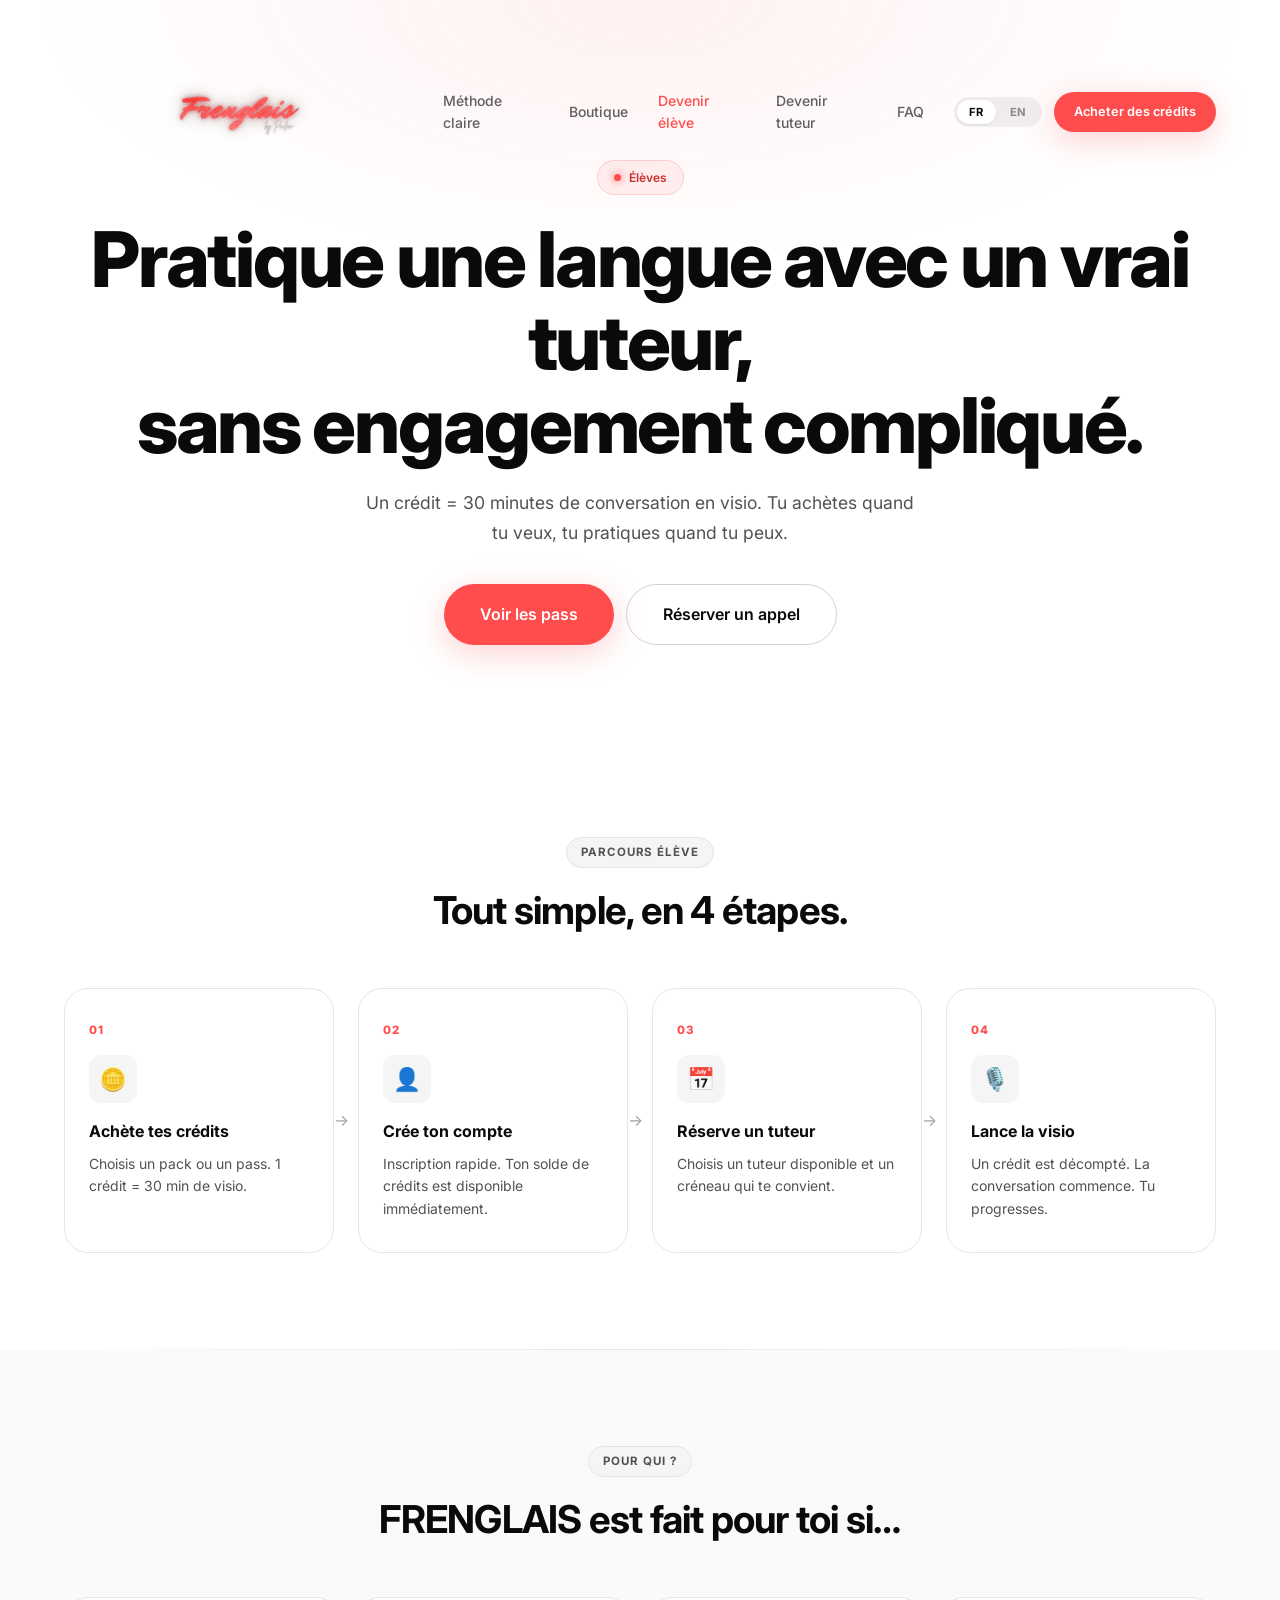
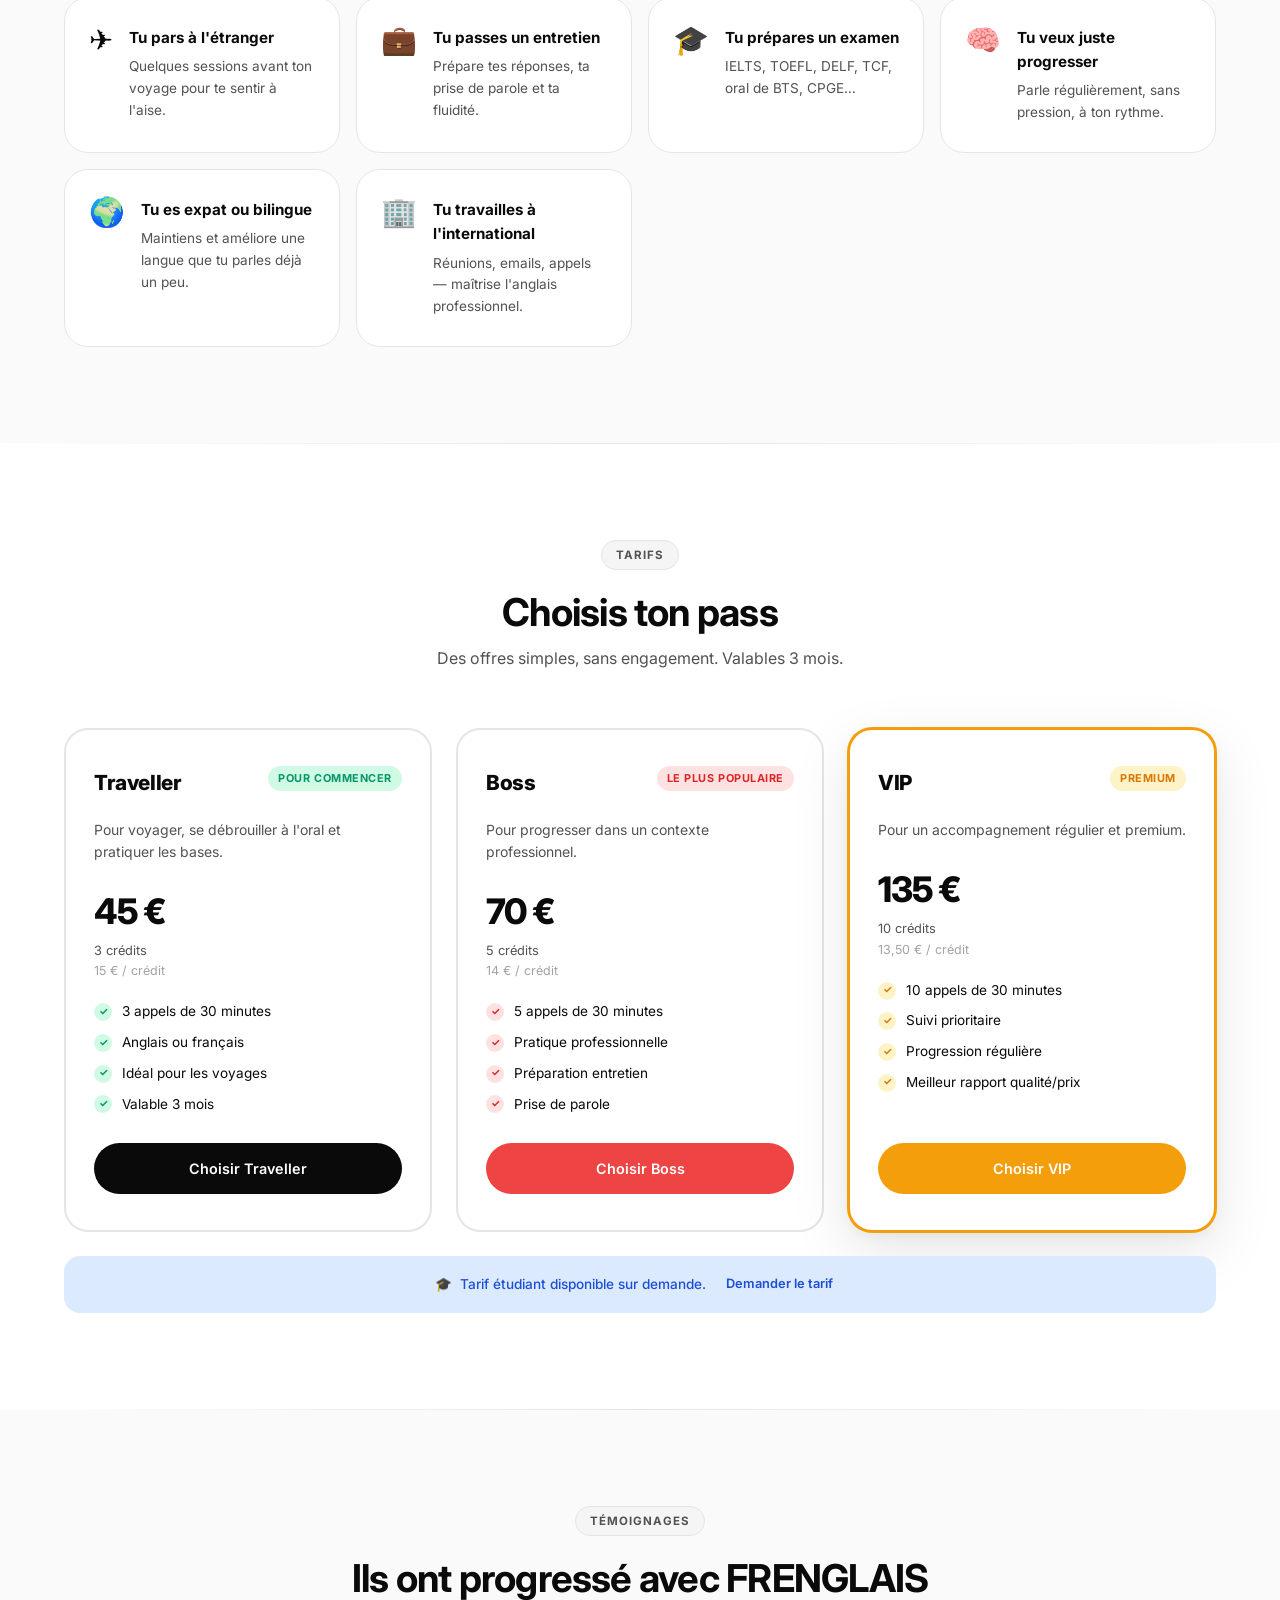
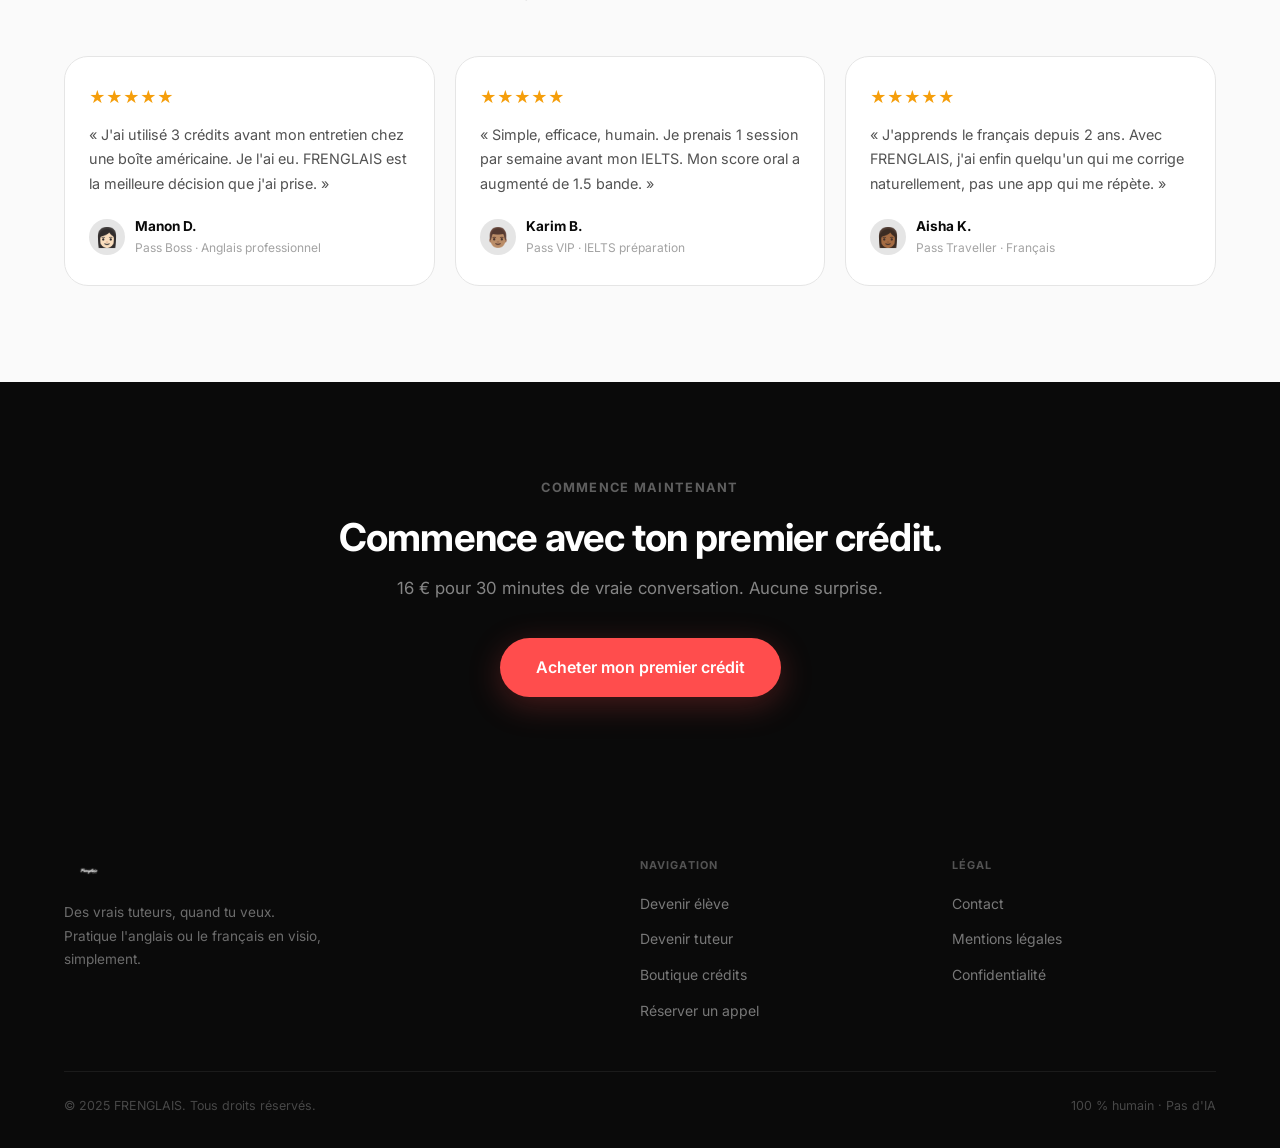
<file: eleve.html>
<!DOCTYPE html>
<html lang="fr">
<head>
  <meta charset="UTF-8" />
  <meta name="viewport" content="width=device-width, initial-scale=1.0" />
  <title>Devenir élève — Frenglais</title>
  <meta name="description" content="Deviens élève FRENGLAIS. Pratique l'anglais ou le français avec un vrai tuteur en visio. Achète tes crédits, réserve, progresse." />
  <link rel="icon" href="logo2.png" sizes="any" />
  <link rel="apple-touch-icon" href="logo2.png" />
  <link rel="stylesheet" href="style.css" />
</head>
<body>

<!-- HEADER -->
<header id="header">
  <div class="container">
    <div class="header-inner">
      <a href="index.html" class="logo"><img src="logo2.png" alt="Frenglais" /></a>
      <ul class="nav-links">
        <li><a href="index.html#methode" data-fr="Méthode claire"    data-en="How it works">Méthode claire</a></li>
        <li><a href="credits.html"       data-fr="Boutique" data-en="Shop">Boutique</a></li>
        <li><a href="eleve.html"         data-fr="Devenir élève"  data-en="Become a student" style="color:var(--red)">Devenir élève</a></li>
        <li><a href="tuteur.html"        data-fr="Devenir tuteur" data-en="Become a tutor">Devenir tuteur</a></li>
        <li><a href="index.html#faq"     data-fr="FAQ"            data-en="FAQ">FAQ</a></li>
      </ul>
      <div class="header-right">
        <div class="lang-switcher">
          <button class="lang-btn active" data-lang="fr">FR</button>
          <button class="lang-btn"        data-lang="en">EN</button>
        </div>
        <a href="credits.html" class="btn btn-primary btn-sm"
           data-fr="Acheter des crédits" data-en="Buy credits">Acheter des crédits</a>
      </div>
      <button class="hamburger" id="hamburger"><span></span><span></span><span></span></button>
    </div>
  </div>
</header>
<nav class="mobile-nav" id="mobileNav">
  <a href="index.html#methode" data-fr="Méthode claire"    data-en="How it works">Méthode claire</a>
  <a href="credits.html"       data-fr="Boutique" data-en="Shop">Boutique</a>
  <a href="eleve.html"         data-fr="Devenir élève"  data-en="Become a student">Devenir élève</a>
  <a href="tuteur.html"        data-fr="Devenir tuteur" data-en="Become a tutor">Devenir tuteur</a>
  <a href="index.html#faq"     data-fr="FAQ"            data-en="FAQ">FAQ</a>
  <div class="mobile-nav-lang">
    <button class="lang-btn active" data-lang="fr">FR</button>
    <button class="lang-btn"        data-lang="en">EN</button>
  </div>
</nav>

<!-- PAGE HERO -->
<section class="page-hero">
  <div class="container">
    <div class="hero-badge"
         data-fr="Élèves" data-en="Students">Élèves</div>
    <h1 class="display-xl"
        data-fr="Pratique une langue avec un vrai tuteur,<br>sans engagement compliqué."
        data-fr-html="Pratique une langue avec un vrai tuteur,<br>sans engagement compliqué."
        data-en-html="Practice a language with a real tutor,<br>without complex commitment.">
      Pratique une langue avec un vrai tuteur,<br>sans engagement compliqué.
    </h1>
    <p data-fr="Un crédit = 30 minutes de conversation en visio. Tu achètes quand tu veux, tu pratiques quand tu peux."
       data-en="1 credit = 30 minutes of video conversation. Buy when you want, practice when you can.">
      Un crédit = 30 minutes de conversation en visio. Tu achètes quand tu veux, tu pratiques quand tu peux.
    </p>
    <div class="cta-group">
      <a href="credits.html" class="btn btn-primary btn-lg"
         data-fr="Voir les pass" data-en="See passes">Voir les pass</a>
      <a href="reserver.html" class="btn btn-outline btn-lg"
         data-fr="Réserver un appel" data-en="Book a call">Réserver un appel</a>
    </div>
  </div>
</section>

<!-- COMMENT ÇA MARCHE -->
<section>
  <div class="container">
    <div class="section-header center">
      <div class="section-tag" data-fr="Parcours élève" data-en="Student journey">Parcours élève</div>
      <h2 class="display-md"
          data-fr="Tout simple, en 4 étapes."
          data-en="Super simple, in 4 steps.">Tout simple, en 4 étapes.</h2>
    </div>

    <div class="steps-grid">
      <div class="step-card reveal">
        <div class="step-num">01</div>
        <div class="step-icon">🪙</div>
        <h3 data-fr="Achète tes crédits"  data-en="Buy your credits">Achète tes crédits</h3>
        <p  data-fr="Choisis un pack ou un pass. 1 crédit = 30 min de visio."
            data-en="Choose a pack or pass. 1 credit = 30 min of video.">
          Choisis un pack ou un pass. 1 crédit = 30 min de visio.
        </p>
      </div>
      <div class="step-card reveal">
        <div class="step-num">02</div>
        <div class="step-icon">👤</div>
        <h3 data-fr="Crée ton compte"     data-en="Create your account">Crée ton compte</h3>
        <p  data-fr="Inscription rapide. Ton solde de crédits est disponible immédiatement."
            data-en="Quick sign-up. Your credit balance is available immediately.">
          Inscription rapide. Ton solde de crédits est disponible immédiatement.
        </p>
      </div>
      <div class="step-card reveal">
        <div class="step-num">03</div>
        <div class="step-icon">📅</div>
        <h3 data-fr="Réserve un tuteur"   data-en="Book a tutor">Réserve un tuteur</h3>
        <p  data-fr="Choisis un tuteur disponible et un créneau qui te convient."
            data-en="Choose an available tutor and a time slot that suits you.">
          Choisis un tuteur disponible et un créneau qui te convient.
        </p>
      </div>
      <div class="step-card reveal">
        <div class="step-num">04</div>
        <div class="step-icon">🎙️</div>
        <h3 data-fr="Lance la visio"      data-en="Start the video call">Lance la visio</h3>
        <p  data-fr="Un crédit est décompté. La conversation commence. Tu progresses."
            data-en="One credit is deducted. The conversation starts. You improve.">
          Un crédit est décompté. La conversation commence. Tu progresses.
        </p>
      </div>
    </div>
  </div>
</section>

<hr class="divider" />

<!-- CAS D'USAGE -->
<section class="gray">
  <div class="container">
    <div class="section-header center">
      <div class="section-tag" data-fr="Pour qui ?" data-en="For who?">Pour qui ?</div>
      <h2 class="display-md"
          data-fr="FRENGLAIS est fait pour toi si…"
          data-en="FRENGLAIS is made for you if…">FRENGLAIS est fait pour toi si…</h2>
    </div>

    <div style="display:grid;grid-template-columns:repeat(auto-fit,minmax(260px,1fr));gap:16px">
      <div class="reveal" style="background:white;border:1.5px solid var(--gray-200);border-radius:var(--radius-lg);padding:28px 24px;display:flex;gap:16px;align-items:flex-start">
        <span style="font-size:1.8rem;line-height:1">✈️</span>
        <div>
          <h3 style="font-size:.95rem;font-weight:700;margin-bottom:6px"
              data-fr="Tu pars à l'étranger"
              data-en="You're going abroad">Tu pars à l'étranger</h3>
          <p style="font-size:.85rem;color:var(--gray-600)"
             data-fr="Quelques sessions avant ton voyage pour te sentir à l'aise."
             data-en="A few sessions before your trip to feel comfortable.">
            Quelques sessions avant ton voyage pour te sentir à l'aise.
          </p>
        </div>
      </div>
      <div class="reveal" style="background:white;border:1.5px solid var(--gray-200);border-radius:var(--radius-lg);padding:28px 24px;display:flex;gap:16px;align-items:flex-start">
        <span style="font-size:1.8rem;line-height:1">💼</span>
        <div>
          <h3 style="font-size:.95rem;font-weight:700;margin-bottom:6px"
              data-fr="Tu passes un entretien"
              data-en="You have a job interview">Tu passes un entretien</h3>
          <p style="font-size:.85rem;color:var(--gray-600)"
             data-fr="Prépare tes réponses, ta prise de parole et ta fluidité."
             data-en="Prepare your answers, speaking and fluency.">
            Prépare tes réponses, ta prise de parole et ta fluidité.
          </p>
        </div>
      </div>
      <div class="reveal" style="background:white;border:1.5px solid var(--gray-200);border-radius:var(--radius-lg);padding:28px 24px;display:flex;gap:16px;align-items:flex-start">
        <span style="font-size:1.8rem;line-height:1">🎓</span>
        <div>
          <h3 style="font-size:.95rem;font-weight:700;margin-bottom:6px"
              data-fr="Tu prépares un examen"
              data-en="You're preparing an exam">Tu prépares un examen</h3>
          <p style="font-size:.85rem;color:var(--gray-600)"
             data-fr="IELTS, TOEFL, DELF, TCF, oral de BTS, CPGE…"
             data-en="IELTS, TOEFL, DELF, TCF, oral exams…">
            IELTS, TOEFL, DELF, TCF, oral de BTS, CPGE…
          </p>
        </div>
      </div>
      <div class="reveal" style="background:white;border:1.5px solid var(--gray-200);border-radius:var(--radius-lg);padding:28px 24px;display:flex;gap:16px;align-items:flex-start">
        <span style="font-size:1.8rem;line-height:1">🧠</span>
        <div>
          <h3 style="font-size:.95rem;font-weight:700;margin-bottom:6px"
              data-fr="Tu veux juste progresser"
              data-en="You just want to improve">Tu veux juste progresser</h3>
          <p style="font-size:.85rem;color:var(--gray-600)"
             data-fr="Parle régulièrement, sans pression, à ton rythme."
             data-en="Speak regularly, without pressure, at your own pace.">
            Parle régulièrement, sans pression, à ton rythme.
          </p>
        </div>
      </div>
      <div class="reveal" style="background:white;border:1.5px solid var(--gray-200);border-radius:var(--radius-lg);padding:28px 24px;display:flex;gap:16px;align-items:flex-start">
        <span style="font-size:1.8rem;line-height:1">🌍</span>
        <div>
          <h3 style="font-size:.95rem;font-weight:700;margin-bottom:6px"
              data-fr="Tu es expat ou bilingue"
              data-en="You're an expat or bilingual">Tu es expat ou bilingue</h3>
          <p style="font-size:.85rem;color:var(--gray-600)"
             data-fr="Maintiens et améliore une langue que tu parles déjà un peu."
             data-en="Maintain and improve a language you already speak a little.">
            Maintiens et améliore une langue que tu parles déjà un peu.
          </p>
        </div>
      </div>
      <div class="reveal" style="background:white;border:1.5px solid var(--gray-200);border-radius:var(--radius-lg);padding:28px 24px;display:flex;gap:16px;align-items:flex-start">
        <span style="font-size:1.8rem;line-height:1">🏢</span>
        <div>
          <h3 style="font-size:.95rem;font-weight:700;margin-bottom:6px"
              data-fr="Tu travailles à l'international"
              data-en="You work internationally">Tu travailles à l'international</h3>
          <p style="font-size:.85rem;color:var(--gray-600)"
             data-fr="Réunions, emails, appels — maîtrise l'anglais professionnel."
             data-en="Meetings, emails, calls — master professional English.">
            Réunions, emails, appels — maîtrise l'anglais professionnel.
          </p>
        </div>
      </div>
    </div>
  </div>
</section>

<hr class="divider" />

<!-- PASS -->
<section>
  <div class="container">
    <div class="section-header center">
      <div class="section-tag" data-fr="Tarifs" data-en="Pricing">Tarifs</div>
      <h2 class="display-md"
          data-fr="Choisis ton pass"
          data-en="Choose your pass">Choisis ton pass</h2>
      <p data-fr="Des offres simples, sans engagement. Valables 3 mois."
         data-en="Simple offers, no commitment. Valid 3 months.">
        Des offres simples, sans engagement. Valables 3 mois.
      </p>
    </div>

    <div class="passes-grid">
      <div class="pass-card traveller reveal">
        <div class="pass-header">
          <span class="pass-name">Traveller</span>
          <span class="pass-tag" data-fr="Pour commencer" data-en="To start">Pour commencer</span>
        </div>
        <p class="pass-desc"
           data-fr="Pour voyager, se débrouiller à l'oral et pratiquer les bases."
           data-en="For traveling, getting by in conversation, and practicing the basics.">
          Pour voyager, se débrouiller à l'oral et pratiquer les bases.
        </p>
        <div class="pass-price-block">
          <div class="pass-price">45 €</div>
          <div class="pass-credits" data-fr="3 crédits" data-en="3 credits">3 crédits</div>
          <div class="pass-per" data-fr="15 € / crédit" data-en="€15 / credit">15 € / crédit</div>
        </div>
        <ul class="pass-features">
          <li data-fr="3 appels de 30 minutes" data-en="3 × 30-min calls">3 appels de 30 minutes</li>
          <li data-fr="Anglais ou français"     data-en="English or French">Anglais ou français</li>
          <li data-fr="Idéal pour les voyages"  data-en="Perfect for trips">Idéal pour les voyages</li>
          <li data-fr="Valable 3 mois"          data-en="Valid 3 months">Valable 3 mois</li>
        </ul>
        <a href="credits.html" class="btn" data-fr="Choisir Traveller" data-en="Choose Traveller">Choisir Traveller</a>
      </div>

      <div class="pass-card boss reveal">
        <div class="pass-header">
          <span class="pass-name">Boss</span>
          <span class="pass-tag" data-fr="Le plus populaire" data-en="Most popular">Le plus populaire</span>
        </div>
        <p class="pass-desc"
           data-fr="Pour progresser dans un contexte professionnel."
           data-en="To improve in a professional context.">
          Pour progresser dans un contexte professionnel.
        </p>
        <div class="pass-price-block">
          <div class="pass-price">70 €</div>
          <div class="pass-credits" data-fr="5 crédits" data-en="5 credits">5 crédits</div>
          <div class="pass-per" data-fr="14 € / crédit" data-en="€14 / credit">14 € / crédit</div>
        </div>
        <ul class="pass-features">
          <li data-fr="5 appels de 30 minutes"   data-en="5 × 30-min calls">5 appels de 30 minutes</li>
          <li data-fr="Pratique professionnelle"  data-en="Professional practice">Pratique professionnelle</li>
          <li data-fr="Préparation entretien"     data-en="Interview preparation">Préparation entretien</li>
          <li data-fr="Prise de parole"           data-en="Public speaking">Prise de parole</li>
        </ul>
        <a href="credits.html" class="btn" data-fr="Choisir Boss" data-en="Choose Boss">Choisir Boss</a>
      </div>

      <div class="pass-card featured reveal">
        <div class="pass-header">
          <span class="pass-name">VIP</span>
          <span class="pass-tag" data-fr="Premium" data-en="Premium">Premium</span>
        </div>
        <p class="pass-desc"
           data-fr="Pour un accompagnement régulier et premium."
           data-en="For regular, premium support.">
          Pour un accompagnement régulier et premium.
        </p>
        <div class="pass-price-block">
          <div class="pass-price">135 €</div>
          <div class="pass-credits" data-fr="10 crédits" data-en="10 credits">10 crédits</div>
          <div class="pass-per" data-fr="13,50 € / crédit" data-en="€13.50 / credit">13,50 € / crédit</div>
        </div>
        <ul class="pass-features">
          <li data-fr="10 appels de 30 minutes"     data-en="10 × 30-min calls">10 appels de 30 minutes</li>
          <li data-fr="Suivi prioritaire"            data-en="Priority follow-up">Suivi prioritaire</li>
          <li data-fr="Progression régulière"        data-en="Regular progress">Progression régulière</li>
          <li data-fr="Meilleur rapport qualité/prix" data-en="Best value">Meilleur rapport qualité/prix</li>
        </ul>
        <a href="credits.html" class="btn" data-fr="Choisir VIP" data-en="Choose VIP">Choisir VIP</a>
      </div>
    </div>

    <div class="student-note reveal" style="margin-top:20px">
      🎓
      <span data-fr="Tarif étudiant disponible sur demande."
            data-en="Student discount available on request.">
        Tarif étudiant disponible sur demande.
      </span>
      <a href="mailto:hello@frenglais.com" class="btn btn-ghost btn-sm"
         data-fr="Demander le tarif" data-en="Request discount"
         style="color:#1d4ed8;padding:4px 12px">Demander le tarif</a>
    </div>
  </div>
</section>

<hr class="divider" />

<!-- TÉMOIGNAGES -->
<section class="gray">
  <div class="container">
    <div class="section-header center">
      <div class="section-tag" data-fr="Témoignages" data-en="Testimonials">Témoignages</div>
      <h2 class="display-md"
          data-fr="Ils ont progressé avec FRENGLAIS"
          data-en="They improved with FRENGLAIS">Ils ont progressé avec FRENGLAIS</h2>
    </div>

    <div style="display:grid;grid-template-columns:repeat(auto-fit,minmax(280px,1fr));gap:20px">
      <div class="reveal" style="background:white;border:1px solid var(--gray-200);border-radius:var(--radius-lg);padding:28px 24px">
        <div style="color:var(--vip);margin-bottom:12px;font-size:1rem">★★★★★</div>
        <p style="font-size:.9rem;color:var(--gray-600);line-height:1.7;margin-bottom:20px"
           data-fr="&laquo; J'ai utilisé 3 crédits avant mon entretien chez une boîte américaine. Je l'ai eu. FRENGLAIS est la meilleure décision que j'ai prise. &raquo;"
           data-en="&laquo; I used 3 credits before my interview at an American company. I got the job. FRENGLAIS is the best decision I made. &raquo;">
          « J'ai utilisé 3 crédits avant mon entretien chez une boîte américaine. Je l'ai eu. FRENGLAIS est la meilleure décision que j'ai prise. »
        </p>
        <div style="display:flex;align-items:center;gap:10px">
          <div style="width:36px;height:36px;border-radius:50%;background:var(--gray-200);display:flex;align-items:center;justify-content:center;font-size:1.2rem">👩🏻</div>
          <div>
            <div style="font-size:.85rem;font-weight:700">Manon D.</div>
            <div style="font-size:.75rem;color:var(--gray-400)"
                 data-fr="Pass Boss · Anglais professionnel"
                 data-en="Boss Pass · Professional English">Pass Boss · Anglais professionnel</div>
          </div>
        </div>
      </div>

      <div class="reveal" style="background:white;border:1px solid var(--gray-200);border-radius:var(--radius-lg);padding:28px 24px">
        <div style="color:var(--vip);margin-bottom:12px;font-size:1rem">★★★★★</div>
        <p style="font-size:.9rem;color:var(--gray-600);line-height:1.7;margin-bottom:20px"
           data-fr="&laquo; Simple, efficace, humain. Je prenais 1 session par semaine avant mon IELTS. Mon score oral a augmenté de 1.5 bande. &raquo;"
           data-en="&laquo; Simple, effective, human. I had 1 session per week before my IELTS. My oral score went up by 1.5 bands. &raquo;">
          « Simple, efficace, humain. Je prenais 1 session par semaine avant mon IELTS. Mon score oral a augmenté de 1.5 bande. »
        </p>
        <div style="display:flex;align-items:center;gap:10px">
          <div style="width:36px;height:36px;border-radius:50%;background:var(--gray-200);display:flex;align-items:center;justify-content:center;font-size:1.2rem">👨🏽</div>
          <div>
            <div style="font-size:.85rem;font-weight:700">Karim B.</div>
            <div style="font-size:.75rem;color:var(--gray-400)"
                 data-fr="Pass VIP · IELTS préparation"
                 data-en="VIP Pass · IELTS preparation">Pass VIP · IELTS préparation</div>
          </div>
        </div>
      </div>

      <div class="reveal" style="background:white;border:1px solid var(--gray-200);border-radius:var(--radius-lg);padding:28px 24px">
        <div style="color:var(--vip);margin-bottom:12px;font-size:1rem">★★★★★</div>
        <p style="font-size:.9rem;color:var(--gray-600);line-height:1.7;margin-bottom:20px"
           data-fr="&laquo; J'apprends le français depuis 2 ans. Avec FRENGLAIS, j'ai enfin quelqu'un qui me corrige naturellement, pas une app qui me répète. &raquo;"
           data-en="&laquo; I've been learning French for 2 years. With FRENGLAIS, I finally have someone who corrects me naturally, not an app that repeats things. &raquo;">
          « J'apprends le français depuis 2 ans. Avec FRENGLAIS, j'ai enfin quelqu'un qui me corrige naturellement, pas une app qui me répète. »
        </p>
        <div style="display:flex;align-items:center;gap:10px">
          <div style="width:36px;height:36px;border-radius:50%;background:var(--gray-200);display:flex;align-items:center;justify-content:center;font-size:1.2rem">👩🏾</div>
          <div>
            <div style="font-size:.85rem;font-weight:700">Aisha K.</div>
            <div style="font-size:.75rem;color:var(--gray-400)"
                 data-fr="Pass Traveller · Français"
                 data-en="Traveller Pass · French">Pass Traveller · Français</div>
          </div>
        </div>
      </div>
    </div>
  </div>
</section>

<!-- CTA FINAL -->
<section style="background:var(--black);padding:96px 0;text-align:center">
  <div class="container">
    <p style="font-size:.8rem;font-weight:700;letter-spacing:.1em;text-transform:uppercase;color:rgba(255,255,255,.35);margin-bottom:16px"
       data-fr="Commence maintenant" data-en="Start now">Commence maintenant</p>
    <h2 class="display-md" style="color:white;margin-bottom:16px"
        data-fr="Commence avec ton premier crédit."
        data-en="Start with your first credit.">Commence avec ton premier crédit.</h2>
    <p style="color:rgba(255,255,255,.5);margin-bottom:36px;font-size:1.05rem"
       data-fr="16 € pour 30 minutes de vraie conversation. Aucune surprise."
       data-en="€16 for 30 minutes of real conversation. No surprises.">
      16 € pour 30 minutes de vraie conversation. Aucune surprise.
    </p>
    <a href="credits.html" class="btn btn-primary btn-lg"
       data-fr="Acheter mon premier crédit" data-en="Buy my first credit">
      Acheter mon premier crédit
    </a>
  </div>
</section>

<!-- FOOTER -->
<footer id="footer">
  <div class="container">
    <div class="footer-grid">
      <div class="footer-brand">
        <div class="logo"><img src="logo2.png" alt="Frenglais" /></div>
        <p data-fr-html="Des vrais tuteurs, quand tu veux.<br>Pratique l'anglais ou le français en visio, simplement."
           data-en-html="Real tutors, whenever you need.<br>Practice English or French by video, simply.">
          Des vrais tuteurs, quand tu veux.<br>Pratique l'anglais ou le français en visio, simplement.
        </p>
      </div>
      <div class="footer-col">
        <h4 data-fr="Navigation" data-en="Navigation">Navigation</h4>
        <ul>
          <li><a href="eleve.html"   data-fr="Devenir élève"    data-en="Become a student">Devenir élève</a></li>
          <li><a href="tuteur.html"  data-fr="Devenir tuteur"   data-en="Become a tutor">Devenir tuteur</a></li>
          <li><a href="credits.html" data-fr="Boutique crédits" data-en="Credits shop">Boutique crédits</a></li>
          <li><a href="reserver.html" data-fr="Réserver un appel" data-en="Book a call">Réserver un appel</a></li>
        </ul>
      </div>
      <div class="footer-col">
        <h4 data-fr="Légal" data-en="Legal">Légal</h4>
        <ul>
          <li><a href="mailto:hello@frenglais.com" data-fr="Contact" data-en="Contact">Contact</a></li>
          <li><a href="#" data-fr="Mentions légales" data-en="Legal notice">Mentions légales</a></li>
          <li><a href="#" data-fr="Confidentialité" data-en="Privacy">Confidentialité</a></li>
        </ul>
      </div>
    </div>
    <div class="footer-bottom">
      <span data-fr="© 2025 FRENGLAIS. Tous droits réservés."
            data-en="© 2025 FRENGLAIS. All rights reserved.">© 2025 FRENGLAIS. Tous droits réservés.</span>
      <span data-fr="100 % humain · Pas d'IA"
            data-en="100% human · No AI">100 % humain · Pas d'IA</span>
    </div>
  </div>
</footer>

<script src="script.js"></script>
</body>
</html>
</file>
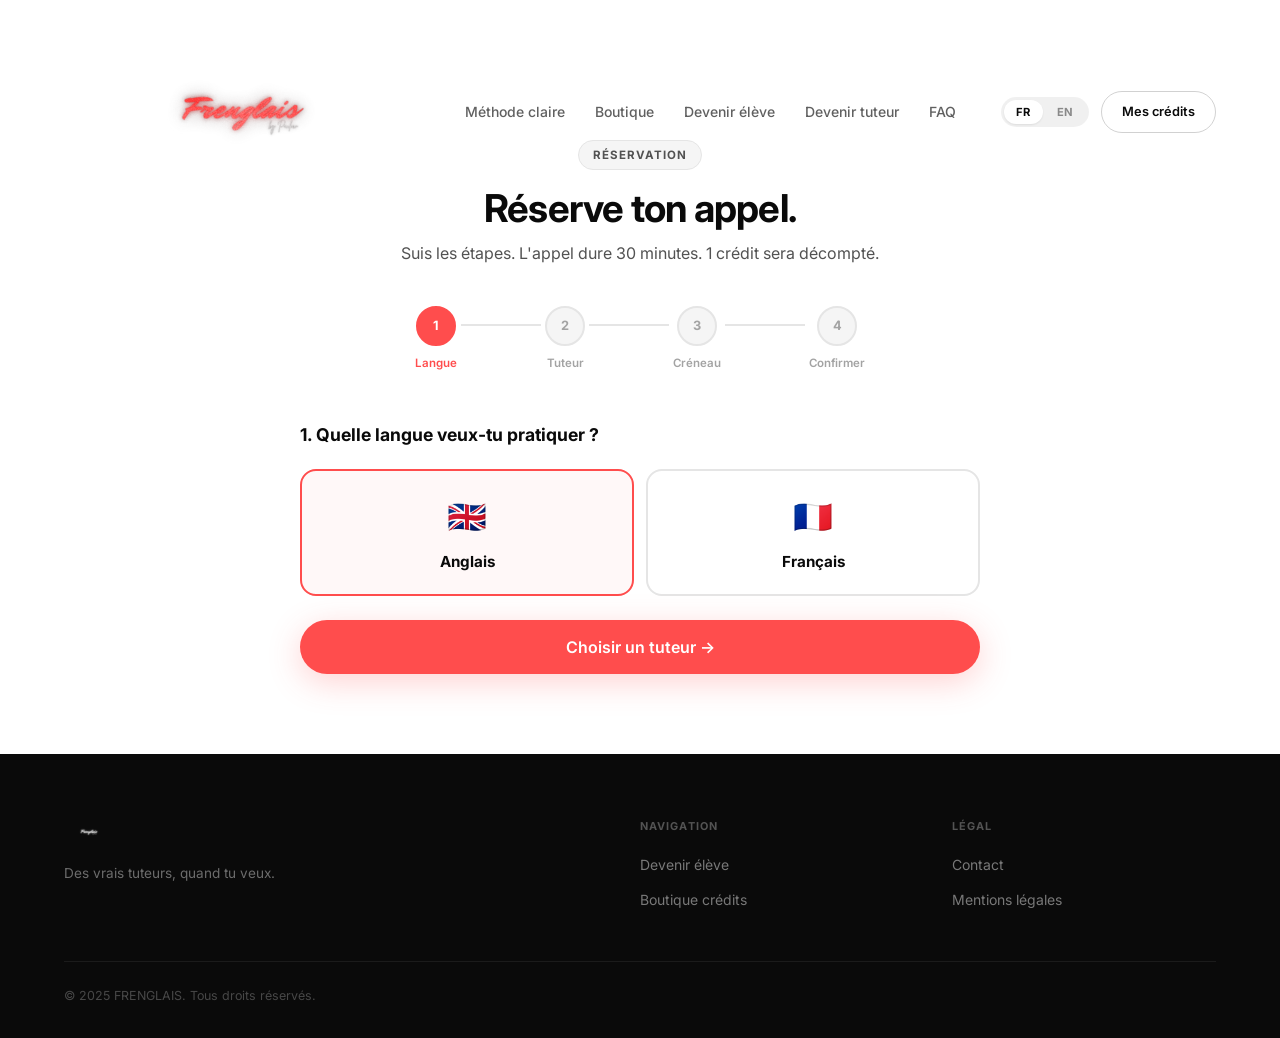
<file: reserver.html>
<!DOCTYPE html>
<html lang="fr">
<head>
  <meta charset="UTF-8" />
  <meta name="viewport" content="width=device-width, initial-scale=1.0" />
  <title>Réserver un appel — Frenglais</title>
  <meta name="description" content="Réserve ton appel vidéo avec un tuteur FRENGLAIS. Choisis ta langue, ton tuteur et ton créneau. Simple et rapide." />
  <link rel="icon" href="logo2.png" sizes="any" />
  <link rel="apple-touch-icon" href="logo2.png" />
  <link rel="stylesheet" href="style.css" />
  <style>
    .booking-wrap {
      max-width: 680px;
      margin: 0 auto;
    }
    .tutors-radio {
      display: grid;
      grid-template-columns: repeat(2, 1fr);
      gap: 12px;
      margin-bottom: 24px;
    }
    .tutor-radio-card {
      border: 2px solid var(--gray-200);
      border-radius: var(--radius);
      padding: 16px;
      cursor: pointer;
      transition: all var(--transition);
      display: flex;
      align-items: center;
      gap: 12px;
    }
    .tutor-radio-card:hover { border-color: rgba(255,77,77,.4); }
    .tutor-radio-card.selected { border-color: var(--red); background: rgba(255,77,77,.04); }
    .tutor-radio-card input[type=radio] { display: none; }
    .slots-grid {
      display: grid;
      grid-template-columns: repeat(4, 1fr);
      gap: 8px;
      margin-bottom: 24px;
    }
    .slot-btn {
      padding: 10px 8px;
      border: 1.5px solid var(--gray-200);
      border-radius: var(--radius-sm);
      font-size: .82rem;
      font-weight: 600;
      cursor: pointer;
      background: white;
      transition: all var(--transition);
      font-family: inherit;
      text-align: center;
    }
    .slot-btn:hover { border-color: var(--red); color: var(--red); }
    .slot-btn.selected { border-color: var(--red); background: var(--red); color: white; }
    .slot-btn.unavailable { opacity: .35; cursor: not-allowed; }
    .lang-radio {
      display: flex;
      gap: 12px;
      margin-bottom: 24px;
    }
    .lang-option {
      flex: 1;
      border: 2px solid var(--gray-200);
      border-radius: var(--radius);
      padding: 20px 16px;
      cursor: pointer;
      text-align: center;
      transition: all var(--transition);
    }
    .lang-option:hover { border-color: rgba(255,77,77,.4); }
    .lang-option.selected { border-color: var(--red); background: rgba(255,77,77,.04); }
    .lang-option-flag { font-size: 2rem; margin-bottom: 8px; }
    .lang-option-name { font-size: .95rem; font-weight: 700; }
    .confirmation-box {
      background: rgba(16,185,129,.06);
      border: 2px solid rgba(16,185,129,.25);
      border-radius: var(--radius-lg);
      padding: 40px;
      text-align: center;
    }
  </style>
</head>
<body>

<!-- HEADER -->
<header id="header">
  <div class="container">
    <div class="header-inner">
      <a href="index.html" class="logo"><img src="logo2.png" alt="Frenglais" /></a>
      <ul class="nav-links">
        <li><a href="index.html#methode" data-fr="Méthode claire"    data-en="How it works">Méthode claire</a></li>
        <li><a href="credits.html"       data-fr="Boutique" data-en="Shop">Boutique</a></li>
        <li><a href="eleve.html"         data-fr="Devenir élève"  data-en="Become a student">Devenir élève</a></li>
        <li><a href="tuteur.html"        data-fr="Devenir tuteur" data-en="Become a tutor">Devenir tuteur</a></li>
        <li><a href="index.html#faq"     data-fr="FAQ"            data-en="FAQ">FAQ</a></li>
      </ul>
      <div class="header-right">
        <div class="lang-switcher">
          <button class="lang-btn active" data-lang="fr">FR</button>
          <button class="lang-btn"        data-lang="en">EN</button>
        </div>
        <a href="credits.html" class="btn btn-outline btn-sm"
           data-fr="Mes crédits" data-en="My credits">Mes crédits</a>
      </div>
      <button class="hamburger" id="hamburger"><span></span><span></span><span></span></button>
    </div>
  </div>
</header>
<nav class="mobile-nav" id="mobileNav">
  <a href="index.html#methode" data-fr="Méthode claire"    data-en="How it works">Méthode claire</a>
  <a href="credits.html"       data-fr="Boutique" data-en="Shop">Boutique</a>
  <a href="eleve.html"         data-fr="Devenir élève"  data-en="Become a student">Devenir élève</a>
  <a href="tuteur.html"        data-fr="Devenir tuteur" data-en="Become a tutor">Devenir tuteur</a>
  <div class="mobile-nav-lang">
    <button class="lang-btn active" data-lang="fr">FR</button>
    <button class="lang-btn"        data-lang="en">EN</button>
  </div>
</nav>

<!-- PAGE -->
<section style="padding:140px 0 80px">
  <div class="container">
    <div class="booking-wrap">

      <!-- Title -->
      <div style="text-align:center;margin-bottom:40px">
        <div class="section-tag" style="margin:0 auto 16px"
             data-fr="Réservation" data-en="Booking">Réservation</div>
        <h1 class="display-md"
            data-fr="Réserve ton appel."
            data-en="Book your call.">Réserve ton appel.</h1>
        <p style="color:var(--gray-600);margin-top:10px"
           data-fr="Suis les étapes. L'appel dure 30 minutes. 1 crédit sera décompté."
           data-en="Follow the steps. The call lasts 30 minutes. 1 credit will be deducted.">
          Suis les étapes. L'appel dure 30 minutes. 1 crédit sera décompté.
        </p>
      </div>

      <!-- Stepper -->
      <div class="stepper" id="stepper">
        <div class="step-dot active" data-step="1">
          <div class="step-dot-circle">1</div>
          <div class="step-dot-label" data-fr="Langue" data-en="Language">Langue</div>
        </div>
        <div class="step-connector"></div>
        <div class="step-dot" data-step="2">
          <div class="step-dot-circle">2</div>
          <div class="step-dot-label" data-fr="Tuteur" data-en="Tutor">Tuteur</div>
        </div>
        <div class="step-connector"></div>
        <div class="step-dot" data-step="3">
          <div class="step-dot-circle">3</div>
          <div class="step-dot-label" data-fr="Créneau" data-en="Slot">Créneau</div>
        </div>
        <div class="step-connector"></div>
        <div class="step-dot" data-step="4">
          <div class="step-dot-circle">4</div>
          <div class="step-dot-label" data-fr="Confirmer" data-en="Confirm">Confirmer</div>
        </div>
      </div>

      <!-- STEP 1: langue -->
      <div class="step-panel" id="step1" data-step-num="1">
        <h2 style="font-size:1.1rem;font-weight:700;margin-bottom:20px"
            data-fr="1. Quelle langue veux-tu pratiquer ?"
            data-en="1. Which language do you want to practice?">
          1. Quelle langue veux-tu pratiquer ?
        </h2>
        <div class="lang-radio">
          <div class="lang-option selected" onclick="selectLang(this, 'anglais')">
            <div class="lang-option-flag">🇬🇧</div>
            <div class="lang-option-name" data-fr="Anglais" data-en="English">Anglais</div>
          </div>
          <div class="lang-option" onclick="selectLang(this, 'francais')">
            <div class="lang-option-flag">🇫🇷</div>
            <div class="lang-option-name" data-fr="Français" data-en="French">Français</div>
          </div>
        </div>
        <button class="btn btn-primary btn-lg" style="width:100%" data-step-next="step2"
                data-fr="Choisir un tuteur →" data-en="Choose a tutor →">
          Choisir un tuteur →
        </button>
      </div>

      <!-- STEP 2: tuteur -->
      <div class="step-panel" id="step2" data-step-num="2" style="display:none">
        <h2 style="font-size:1.1rem;font-weight:700;margin-bottom:20px"
            data-fr="2. Choisis ton tuteur (ou premier disponible)"
            data-en="2. Choose your tutor (or first available)">
          2. Choisis ton tuteur (ou premier disponible)
        </h2>
        <div class="tutors-radio" id="tutorsGrid">
          <label class="tutor-radio-card selected" onclick="selectTutor(this)">
            <input type="radio" name="tutor" value="sarah" checked />
            <div style="width:40px;height:40px;border-radius:50%;background:var(--gray-100);display:flex;align-items:center;justify-content:center;font-size:1.3rem;shrink:0">👩🏻</div>
            <div>
              <div style="font-weight:700;font-size:.9rem">Sarah M.</div>
              <div style="font-size:.75rem;color:var(--gray-600)" data-fr="Anglais · Disponible" data-en="English · Available">Anglais · Disponible</div>
              <div style="font-size:.72rem;color:var(--vip)">★ 4.9</div>
            </div>
          </label>
          <label class="tutor-radio-card" onclick="selectTutor(this)">
            <input type="radio" name="tutor" value="marcus" />
            <div style="width:40px;height:40px;border-radius:50%;background:var(--gray-100);display:flex;align-items:center;justify-content:center;font-size:1.3rem">👨🏽</div>
            <div>
              <div style="font-weight:700;font-size:.9rem">Marcus L.</div>
              <div style="font-size:.75rem;color:var(--gray-600)" data-fr="Anglais US · Disponible" data-en="US English · Available">Anglais US · Disponible</div>
              <div style="font-size:.72rem;color:var(--vip)">★ 5.0</div>
            </div>
          </label>
          <label class="tutor-radio-card" onclick="selectTutor(this)">
            <input type="radio" name="tutor" value="amelie" />
            <div style="width:40px;height:40px;border-radius:50%;background:var(--gray-100);display:flex;align-items:center;justify-content:center;font-size:1.3rem">👩🏾</div>
            <div>
              <div style="font-weight:700;font-size:.9rem">Amélie R.</div>
              <div style="font-size:.75rem;color:var(--gray-600)" data-fr="Français · Disponible" data-en="French · Available">Français · Disponible</div>
              <div style="font-size:.72rem;color:var(--vip)">★ 4.8</div>
            </div>
          </label>
          <label class="tutor-radio-card" onclick="selectTutor(this)">
            <input type="radio" name="tutor" value="first" />
            <div style="width:40px;height:40px;border-radius:50%;background:rgba(255,77,77,.1);display:flex;align-items:center;justify-content:center;font-size:1rem">⚡</div>
            <div>
              <div style="font-weight:700;font-size:.9rem" data-fr="Premier disponible" data-en="First available">Premier disponible</div>
              <div style="font-size:.75rem;color:var(--gray-600)" data-fr="Connexion instantanée" data-en="Instant connection">Connexion instantanée</div>
              <div style="font-size:.72rem;color:var(--red)" data-fr="Recommandé" data-en="Recommended">Recommandé</div>
            </div>
          </label>
        </div>
        <div style="display:flex;gap:10px">
          <button class="btn btn-outline" data-step-next="step1"
                  data-fr="← Retour" data-en="← Back">← Retour</button>
          <button class="btn btn-primary btn-lg" style="flex:1" data-step-next="step3"
                  data-fr="Choisir un créneau →" data-en="Choose a slot →">
            Choisir un créneau →
          </button>
        </div>
      </div>

      <!-- STEP 3: créneau -->
      <div class="step-panel" id="step3" data-step-num="3" style="display:none">
        <h2 style="font-size:1.1rem;font-weight:700;margin-bottom:8px"
            data-fr="3. Choisis ton créneau"
            data-en="3. Choose your time slot">3. Choisis ton créneau</h2>
        <p style="font-size:.85rem;color:var(--gray-600);margin-bottom:20px"
           data-fr="Mercredi 11 juin 2025 · Horaires en heure locale (Paris)"
           data-en="Wednesday June 11, 2025 · Local time (Paris)">
          Mercredi 11 juin 2025 · Horaires en heure locale (Paris)
        </p>
        <div class="slots-grid">
          <button class="slot-btn unavailable">08:00</button>
          <button class="slot-btn unavailable">08:30</button>
          <button class="slot-btn" onclick="selectSlot(this)">09:00</button>
          <button class="slot-btn" onclick="selectSlot(this)">09:30</button>
          <button class="slot-btn unavailable">10:00</button>
          <button class="slot-btn" onclick="selectSlot(this)">10:30</button>
          <button class="slot-btn" onclick="selectSlot(this)">11:00</button>
          <button class="slot-btn unavailable">11:30</button>
          <button class="slot-btn unavailable">14:00</button>
          <button class="slot-btn" onclick="selectSlot(this)">14:30</button>
          <button class="slot-btn selected" onclick="selectSlot(this)">15:00</button>
          <button class="slot-btn" onclick="selectSlot(this)">15:30</button>
          <button class="slot-btn" onclick="selectSlot(this)">16:00</button>
          <button class="slot-btn unavailable">16:30</button>
          <button class="slot-btn" onclick="selectSlot(this)">17:00</button>
          <button class="slot-btn" onclick="selectSlot(this)">17:30</button>
          <button class="slot-btn" onclick="selectSlot(this)">18:00</button>
          <button class="slot-btn" onclick="selectSlot(this)">18:30</button>
          <button class="slot-btn unavailable">19:00</button>
          <button class="slot-btn" onclick="selectSlot(this)">19:30</button>
        </div>
        <div style="display:flex;gap:10px">
          <button class="btn btn-outline" data-step-next="step2"
                  data-fr="← Retour" data-en="← Back">← Retour</button>
          <button class="btn btn-primary btn-lg" style="flex:1" data-step-next="step4"
                  data-fr="Confirmer la réservation →" data-en="Confirm booking →">
            Confirmer la réservation →
          </button>
        </div>
      </div>

      <!-- STEP 4: confirmation -->
      <div class="step-panel" id="step4" data-step-num="4" style="display:none">
        <div class="confirmation-box">
          <div style="font-size:3rem;margin-bottom:16px">🎉</div>
          <h2 style="font-size:1.4rem;font-weight:800;margin-bottom:8px;color:#059669"
              data-fr="Réservation confirmée !"
              data-en="Booking confirmed!">Réservation confirmée !</h2>
          <p style="color:var(--gray-600);margin-bottom:24px"
             data-fr="Ton appel est réservé. Un lien visio te sera envoyé par email 15 minutes avant la session."
             data-en="Your call is booked. A video link will be sent to you by email 15 minutes before the session.">
            Ton appel est réservé. Un lien visio te sera envoyé par email 15 minutes avant la session.
          </p>
          <div style="background:white;border:1px solid rgba(16,185,129,.2);border-radius:var(--radius);padding:20px;margin-bottom:24px;text-align:left">
            <div style="display:grid;grid-template-columns:1fr 1fr;gap:12px">
              <div>
                <div style="font-size:.72rem;font-weight:600;color:var(--gray-400);text-transform:uppercase;letter-spacing:.05em;margin-bottom:4px"
                     data-fr="Tuteur" data-en="Tutor">Tuteur</div>
                <div style="font-weight:700">Sarah M.</div>
              </div>
              <div>
                <div style="font-size:.72rem;font-weight:600;color:var(--gray-400);text-transform:uppercase;letter-spacing:.05em;margin-bottom:4px"
                     data-fr="Date" data-en="Date">Date</div>
                <div style="font-weight:700"
                     data-fr="Mercredi 11 juin 2025" data-en="Wednesday June 11, 2025">Mercredi 11 juin 2025</div>
              </div>
              <div>
                <div style="font-size:.72rem;font-weight:600;color:var(--gray-400);text-transform:uppercase;letter-spacing:.05em;margin-bottom:4px"
                     data-fr="Heure" data-en="Time">Heure</div>
                <div style="font-weight:700">15:00</div>
              </div>
              <div>
                <div style="font-size:.72rem;font-weight:600;color:var(--gray-400);text-transform:uppercase;letter-spacing:.05em;margin-bottom:4px"
                     data-fr="Durée" data-en="Duration">Durée</div>
                <div style="font-weight:700">30 min</div>
              </div>
            </div>
            <div style="margin-top:14px;padding-top:14px;border-top:1px solid rgba(16,185,129,.15);display:flex;align-items:center;justify-content:space-between">
              <span style="font-size:.85rem;color:var(--gray-600)"
                    data-fr="Crédit décompté" data-en="Credit deducted">Crédit décompté</span>
              <span style="font-size:.9rem;font-weight:700;color:#059669"
                    data-fr="−1 crédit" data-en="−1 credit">−1 crédit</span>
            </div>
          </div>
          <div style="display:flex;gap:10px;justify-content:center;flex-wrap:wrap">
            <a href="dashboard.html" class="btn btn-primary"
               data-fr="Voir mon espace élève" data-en="View my student space">
              Voir mon espace élève
            </a>
            <a href="reserver.html" class="btn btn-outline"
               data-fr="Réserver un autre appel" data-en="Book another call">
              Réserver un autre appel
            </a>
          </div>
        </div>
      </div>

    </div>
  </div>
</section>

<!-- FOOTER -->
<footer id="footer">
  <div class="container">
    <div class="footer-grid">
      <div class="footer-brand">
        <div class="logo"><img src="logo2.png" alt="Frenglais" /></div>
        <p>Des vrais tuteurs, quand tu veux.</p>
      </div>
      <div class="footer-col">
        <h4 data-fr="Navigation" data-en="Navigation">Navigation</h4>
        <ul>
          <li><a href="eleve.html"   data-fr="Devenir élève"    data-en="Become a student">Devenir élève</a></li>
          <li><a href="credits.html" data-fr="Boutique crédits" data-en="Credits shop">Boutique crédits</a></li>
        </ul>
      </div>
      <div class="footer-col">
        <h4 data-fr="Légal" data-en="Legal">Légal</h4>
        <ul>
          <li><a href="mailto:hello@frenglais.com">Contact</a></li>
          <li><a href="#" data-fr="Mentions légales" data-en="Legal notice">Mentions légales</a></li>
        </ul>
      </div>
    </div>
    <div class="footer-bottom">
      <span data-fr="© 2025 FRENGLAIS. Tous droits réservés." data-en="© 2025 FRENGLAIS. All rights reserved.">
        © 2025 FRENGLAIS. Tous droits réservés.
      </span>
    </div>
  </div>
</footer>

<script src="script.js"></script>
<script>
function selectLang(el, lang) {
  document.querySelectorAll('.lang-option').forEach(o => o.classList.remove('selected'));
  el.classList.add('selected');
}
function selectTutor(el) {
  document.querySelectorAll('.tutor-radio-card').forEach(c => c.classList.remove('selected'));
  el.classList.add('selected');
  el.querySelector('input').checked = true;
}
function selectSlot(btn) {
  if (btn.classList.contains('unavailable')) return;
  document.querySelectorAll('.slot-btn').forEach(b => b.classList.remove('selected'));
  btn.classList.add('selected');
}
</script>
</body>
</html>
</file>
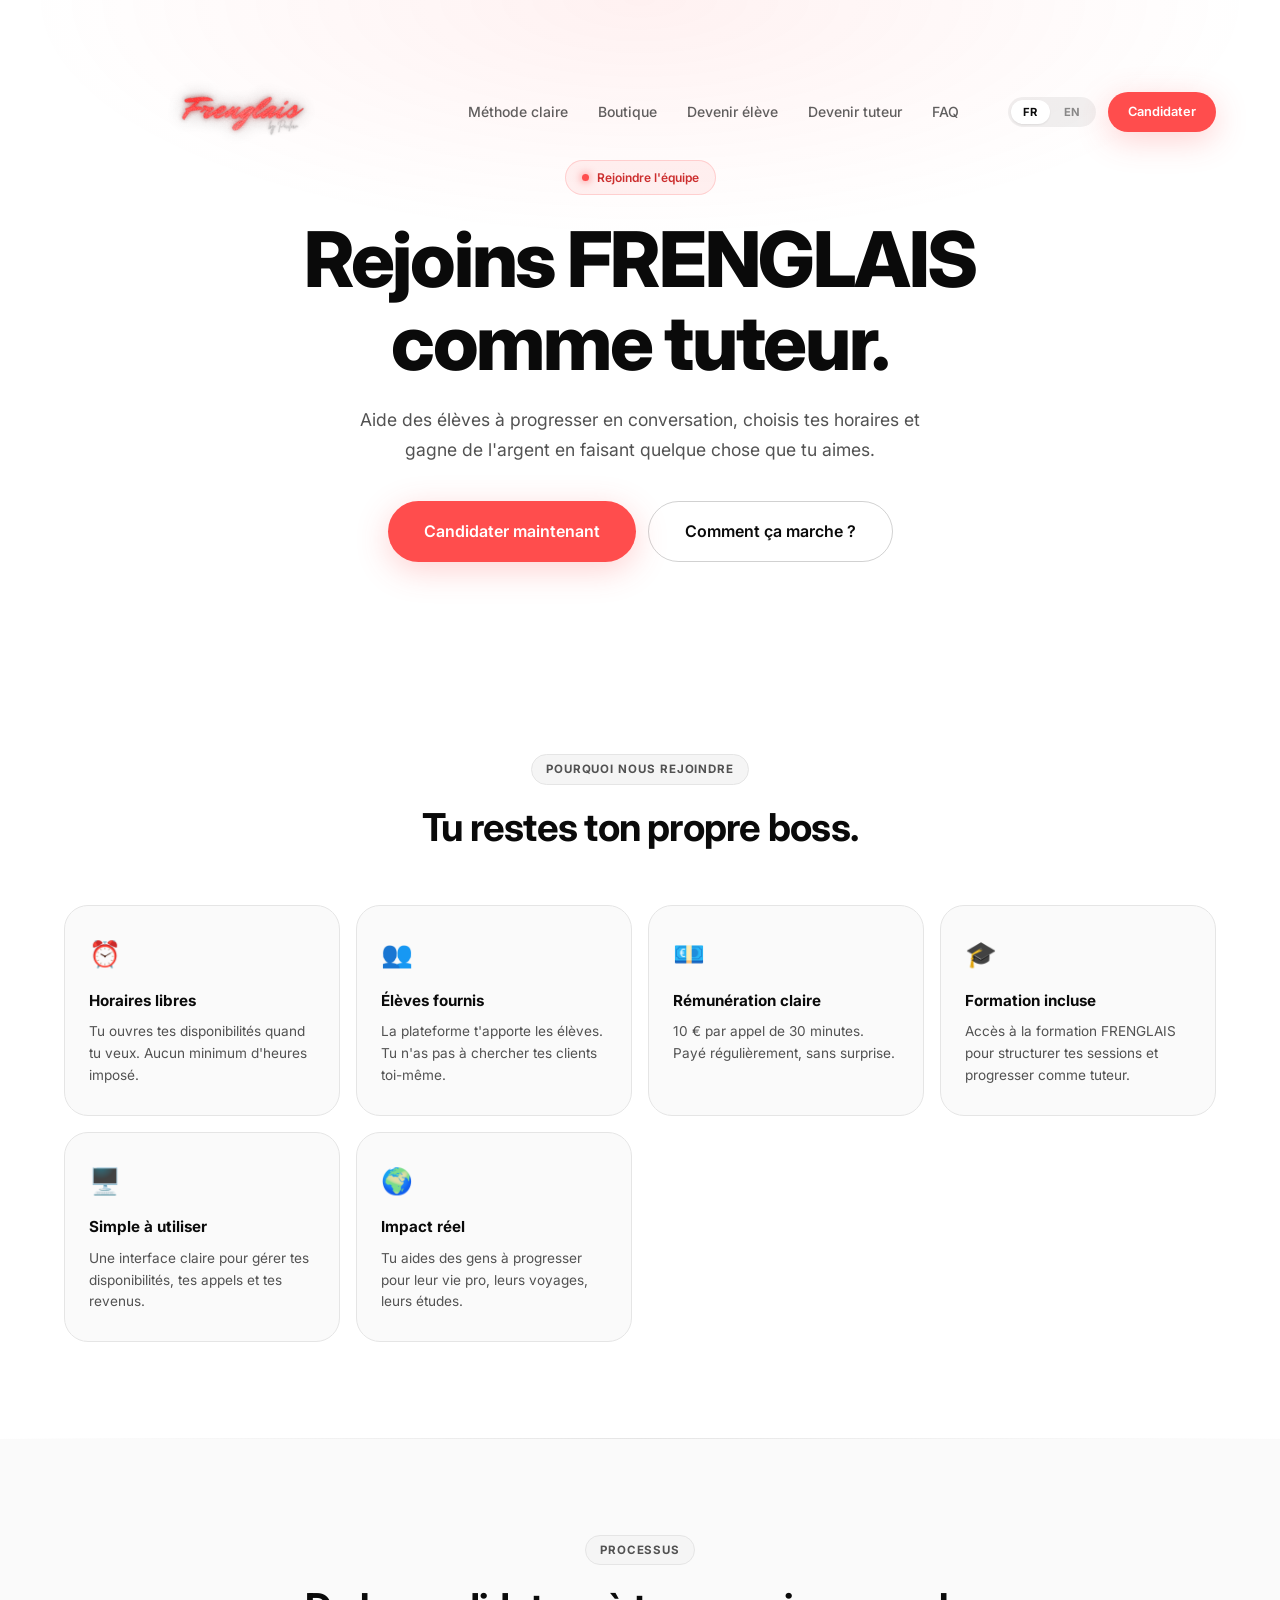
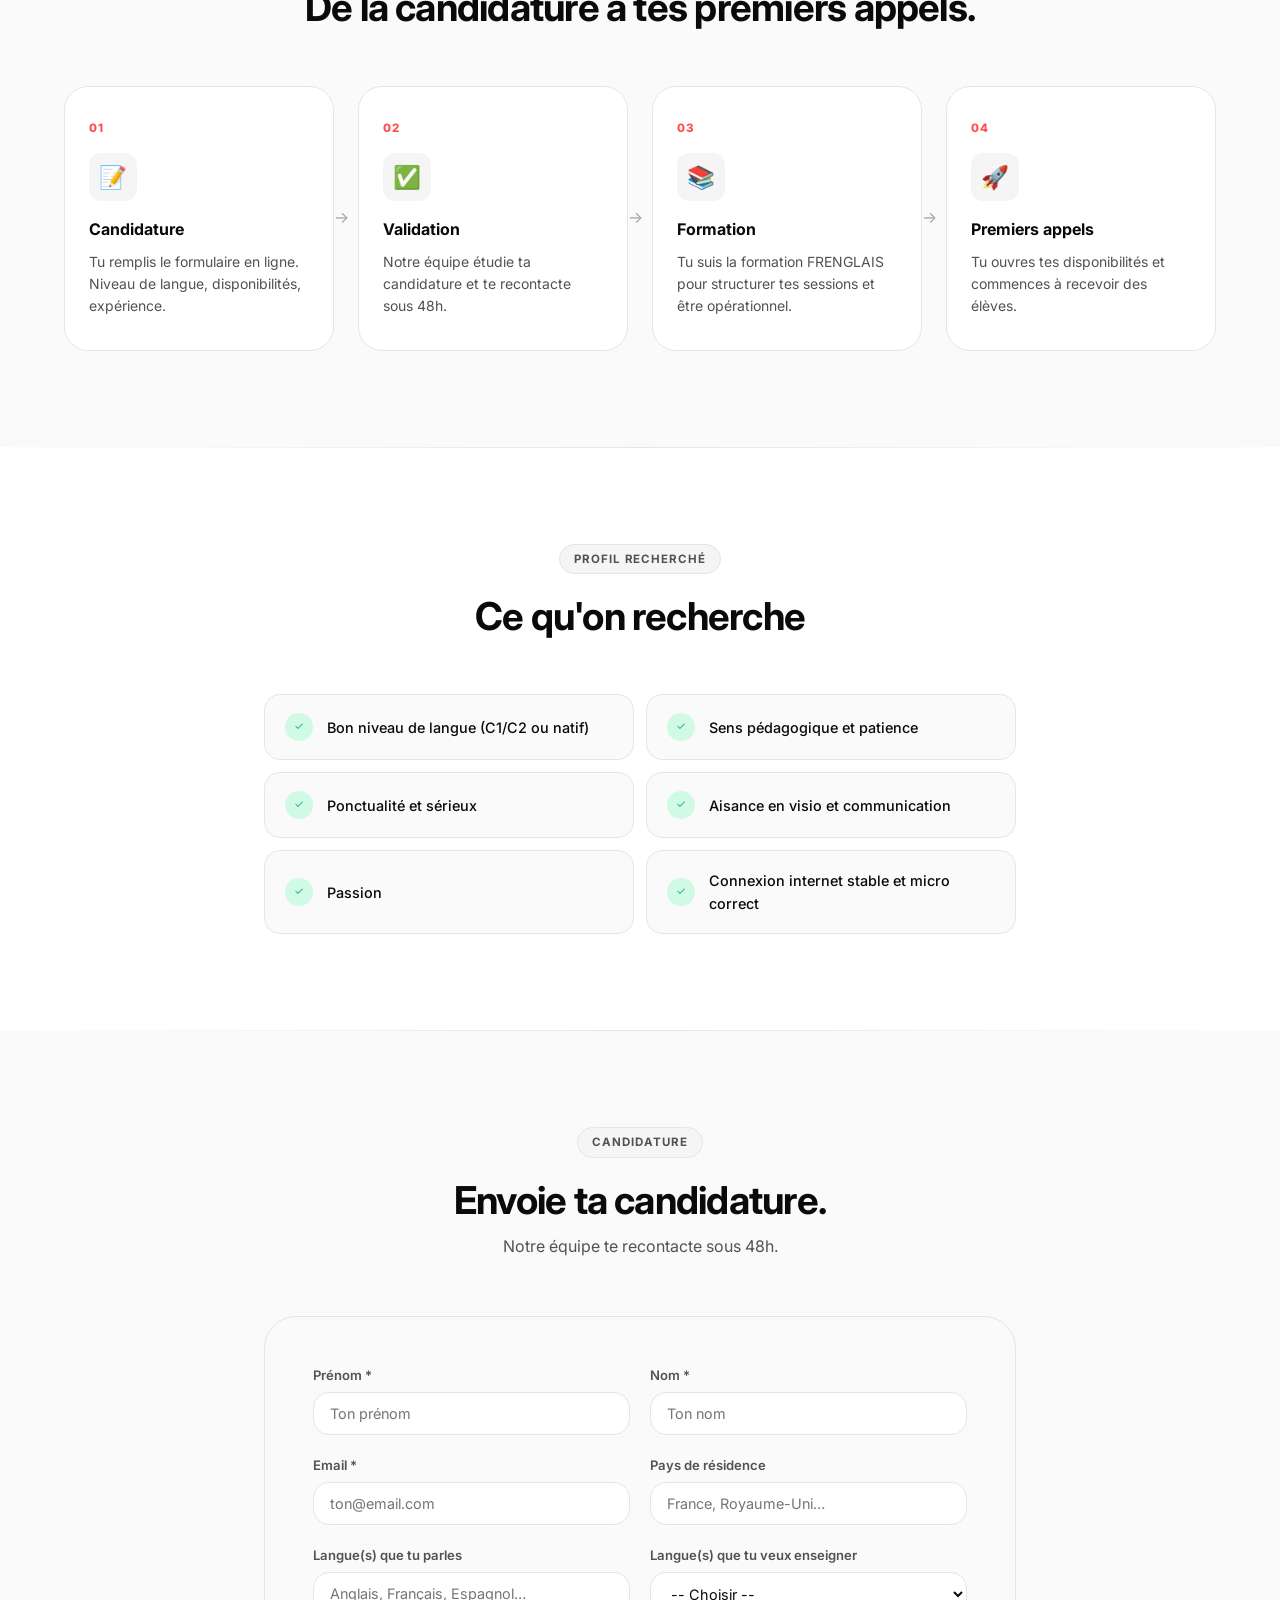
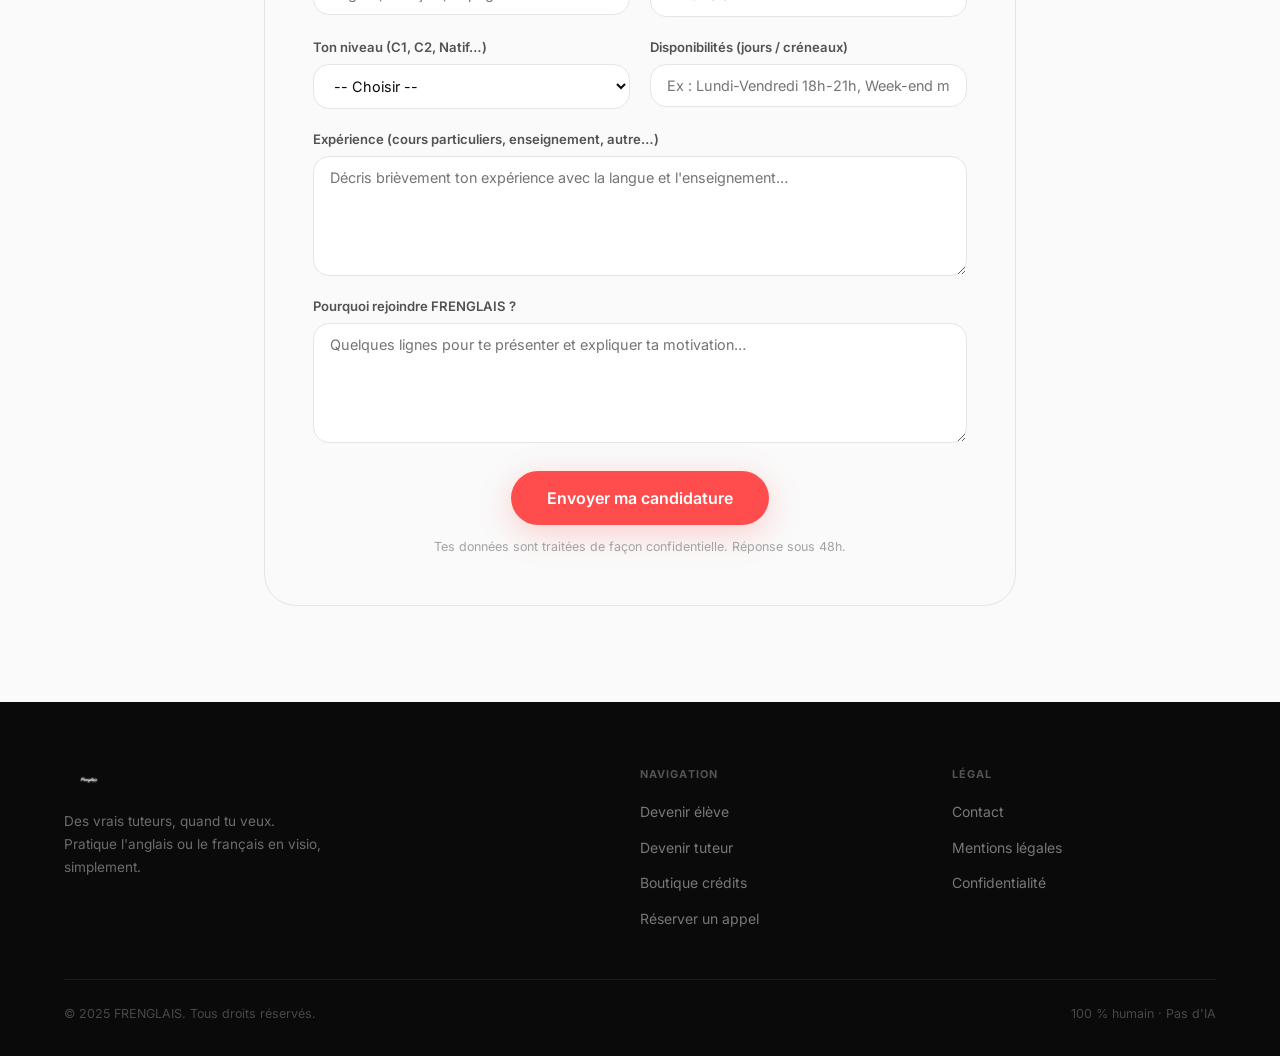
<file: tuteur.html>
<!DOCTYPE html>
<html lang="fr">
<head>
  <meta charset="UTF-8" />
  <meta name="viewport" content="width=device-width, initial-scale=1.0" />
  <title>Devenir tuteur — Frenglais</title>
  <meta name="description" content="Rejoins FRENGLAIS comme tuteur. Choisis tes horaires, accompagne des élèves en visio et gagne de l'argent. Candidature en ligne." />
  <link rel="icon" href="logo2.png" sizes="any" />
  <link rel="apple-touch-icon" href="logo2.png" />
  <link rel="stylesheet" href="style.css" />
</head>
<body>

<!-- HEADER -->
<header id="header">
  <div class="container">
    <div class="header-inner">
      <a href="index.html" class="logo"><img src="logo2.png" alt="Frenglais" /></a>
      <ul class="nav-links">
        <li><a href="index.html#methode" data-fr="Méthode claire"    data-en="How it works">Méthode claire</a></li>
        <li><a href="credits.html"       data-fr="Boutique" data-en="Shop">Boutique</a></li>
        <li><a href="eleve.html"         data-fr="Devenir élève"  data-en="Become a student">Devenir élève</a></li>
        <li><a href="tuteur.html"        data-fr="Devenir tuteur" data-en="Become a tutor" style="color:var(--red)">Devenir tuteur</a></li>
        <li><a href="index.html#faq"     data-fr="FAQ"            data-en="FAQ">FAQ</a></li>
      </ul>
      <div class="header-right">
        <div class="lang-switcher">
          <button class="lang-btn active" data-lang="fr">FR</button>
          <button class="lang-btn"        data-lang="en">EN</button>
        </div>
        <a href="#candidature" class="btn btn-primary btn-sm"
           data-fr="Candidater" data-en="Apply">Candidater</a>
      </div>
      <button class="hamburger" id="hamburger"><span></span><span></span><span></span></button>
    </div>
  </div>
</header>
<nav class="mobile-nav" id="mobileNav">
  <a href="index.html#methode" data-fr="Méthode claire"    data-en="How it works">Méthode claire</a>
  <a href="credits.html"       data-fr="Boutique" data-en="Shop">Boutique</a>
  <a href="eleve.html"         data-fr="Devenir élève"  data-en="Become a student">Devenir élève</a>
  <a href="tuteur.html"        data-fr="Devenir tuteur" data-en="Become a tutor">Devenir tuteur</a>
  <a href="index.html#faq"     data-fr="FAQ"            data-en="FAQ">FAQ</a>
  <div class="mobile-nav-lang">
    <button class="lang-btn active" data-lang="fr">FR</button>
    <button class="lang-btn"        data-lang="en">EN</button>
  </div>
</nav>

<!-- HERO -->
<section class="page-hero">
  <div class="container">
    <div class="hero-badge"
         data-fr="Rejoindre l'équipe" data-en="Join the team">Rejoindre l'équipe</div>
    <h1 class="display-xl"
        data-fr-html="Rejoins FRENGLAIS<br>comme tuteur."
        data-en-html="Join FRENGLAIS<br>as a tutor."
        data-fr="Rejoins FRENGLAIS comme tuteur."
        data-en="Join FRENGLAIS as a tutor.">
      Rejoins FRENGLAIS<br>comme tuteur.
    </h1>
    <p data-fr="Aide des élèves à progresser en conversation, choisis tes horaires et gagne de l'argent en faisant quelque chose que tu aimes."
       data-en="Help students improve in conversation, choose your hours, and earn money doing something you love.">
      Aide des élèves à progresser en conversation, choisis tes horaires et gagne de l'argent en faisant quelque chose que tu aimes.
    </p>
    <div class="cta-group">
      <a href="#candidature" class="btn btn-primary btn-lg"
         data-fr="Candidater maintenant" data-en="Apply now">Candidater maintenant</a>
      <a href="#comment" class="btn btn-outline btn-lg"
         data-fr="Comment ça marche ?" data-en="How does it work?">Comment ça marche ?</a>
    </div>
  </div>
</section>

<!-- BÉNÉFICES -->
<section>
  <div class="container">
    <div class="section-header center">
      <div class="section-tag" data-fr="Pourquoi nous rejoindre" data-en="Why join us">Pourquoi nous rejoindre</div>
      <h2 class="display-md"
          data-fr="Tu restes ton propre boss."
          data-en="You remain your own boss.">Tu restes ton propre boss.</h2>
    </div>

    <div style="display:grid;grid-template-columns:repeat(auto-fit,minmax(260px,1fr));gap:16px">
      <div class="reveal" style="background:var(--gray-50);border:1px solid var(--gray-200);border-radius:var(--radius-lg);padding:28px 24px">
        <div style="font-size:1.6rem;margin-bottom:14px">⏰</div>
        <h3 style="font-size:.95rem;font-weight:700;margin-bottom:8px"
            data-fr="Horaires libres"
            data-en="Flexible hours">Horaires libres</h3>
        <p style="font-size:.85rem;color:var(--gray-600)"
           data-fr="Tu ouvres tes disponibilités quand tu veux. Aucun minimum d'heures imposé."
           data-en="You open your availability when you want. No minimum hours required.">
          Tu ouvres tes disponibilités quand tu veux. Aucun minimum d'heures imposé.
        </p>
      </div>
      <div class="reveal" style="background:var(--gray-50);border:1px solid var(--gray-200);border-radius:var(--radius-lg);padding:28px 24px">
        <div style="font-size:1.6rem;margin-bottom:14px">👥</div>
        <h3 style="font-size:.95rem;font-weight:700;margin-bottom:8px"
            data-fr="Élèves fournis"
            data-en="Students provided">Élèves fournis</h3>
        <p style="font-size:.85rem;color:var(--gray-600)"
           data-fr="La plateforme t'apporte les élèves. Tu n'as pas à chercher tes clients toi-même."
           data-en="The platform brings you students. You don't need to find your own clients.">
          La plateforme t'apporte les élèves. Tu n'as pas à chercher tes clients toi-même.
        </p>
      </div>
      <div class="reveal" style="background:var(--gray-50);border:1px solid var(--gray-200);border-radius:var(--radius-lg);padding:28px 24px">
        <div style="font-size:1.6rem;margin-bottom:14px">💶</div>
        <h3 style="font-size:.95rem;font-weight:700;margin-bottom:8px"
            data-fr="Rémunération claire"
            data-en="Clear pay">Rémunération claire</h3>
        <p style="font-size:.85rem;color:var(--gray-600)"
           data-fr="10 € par appel de 30 minutes. Payé régulièrement, sans surprise."
           data-en="€10 per 30-minute call. Paid regularly, no surprises.">
          10 € par appel de 30 minutes. Payé régulièrement, sans surprise.
        </p>
      </div>
      <div class="reveal" style="background:var(--gray-50);border:1px solid var(--gray-200);border-radius:var(--radius-lg);padding:28px 24px">
        <div style="font-size:1.6rem;margin-bottom:14px">🎓</div>
        <h3 style="font-size:.95rem;font-weight:700;margin-bottom:8px"
            data-fr="Formation incluse"
            data-en="Training included">Formation incluse</h3>
        <p style="font-size:.85rem;color:var(--gray-600)"
           data-fr="Accès à la formation FRENGLAIS pour structurer tes sessions et progresser comme tuteur."
           data-en="Access to FRENGLAIS training to structure your sessions and grow as a tutor.">
          Accès à la formation FRENGLAIS pour structurer tes sessions et progresser comme tuteur.
        </p>
      </div>
      <div class="reveal" style="background:var(--gray-50);border:1px solid var(--gray-200);border-radius:var(--radius-lg);padding:28px 24px">
        <div style="font-size:1.6rem;margin-bottom:14px">🖥️</div>
        <h3 style="font-size:.95rem;font-weight:700;margin-bottom:8px"
            data-fr="Simple à utiliser"
            data-en="Simple to use">Simple à utiliser</h3>
        <p style="font-size:.85rem;color:var(--gray-600)"
           data-fr="Une interface claire pour gérer tes disponibilités, tes appels et tes revenus."
           data-en="A clear interface to manage your availability, calls and earnings.">
          Une interface claire pour gérer tes disponibilités, tes appels et tes revenus.
        </p>
      </div>
      <div class="reveal" style="background:var(--gray-50);border:1px solid var(--gray-200);border-radius:var(--radius-lg);padding:28px 24px">
        <div style="font-size:1.6rem;margin-bottom:14px">🌍</div>
        <h3 style="font-size:.95rem;font-weight:700;margin-bottom:8px"
            data-fr="Impact réel"
            data-en="Real impact">Impact réel</h3>
        <p style="font-size:.85rem;color:var(--gray-600)"
           data-fr="Tu aides des gens à progresser pour leur vie pro, leurs voyages, leurs études."
           data-en="You help people improve for their careers, travels, and studies.">
          Tu aides des gens à progresser pour leur vie pro, leurs voyages, leurs études.
        </p>
      </div>
    </div>
  </div>
</section>

<hr class="divider" />

<!-- COMMENT ÇA MARCHE -->
<section id="comment" class="gray">
  <div class="container">
    <div class="section-header center">
      <div class="section-tag" data-fr="Processus" data-en="Process">Processus</div>
      <h2 class="display-md"
          data-fr="De la candidature à tes premiers appels."
          data-en="From application to your first calls.">De la candidature à tes premiers appels.</h2>
    </div>

    <div class="steps-grid">
      <div class="step-card reveal">
        <div class="step-num">01</div>
        <div class="step-icon">📝</div>
        <h3 data-fr="Candidature"   data-en="Application">Candidature</h3>
        <p  data-fr="Tu remplis le formulaire en ligne. Niveau de langue, disponibilités, expérience."
            data-en="Fill in the online form. Language level, availability, experience.">
          Tu remplis le formulaire en ligne. Niveau de langue, disponibilités, expérience.
        </p>
      </div>
      <div class="step-card reveal">
        <div class="step-num">02</div>
        <div class="step-icon">✅</div>
        <h3 data-fr="Validation"    data-en="Validation">Validation</h3>
        <p  data-fr="Notre équipe étudie ta candidature et te recontacte sous 48h."
            data-en="Our team reviews your application and contacts you within 48h.">
          Notre équipe étudie ta candidature et te recontacte sous 48h.
        </p>
      </div>
      <div class="step-card reveal">
        <div class="step-num">03</div>
        <div class="step-icon">📚</div>
        <h3 data-fr="Formation"     data-en="Training">Formation</h3>
        <p  data-fr="Tu suis la formation FRENGLAIS pour structurer tes sessions et être opérationnel."
            data-en="You complete FRENGLAIS training to structure your sessions and be ready.">
          Tu suis la formation FRENGLAIS pour structurer tes sessions et être opérationnel.
        </p>
      </div>
      <div class="step-card reveal">
        <div class="step-num">04</div>
        <div class="step-icon">🚀</div>
        <h3 data-fr="Premiers appels" data-en="First calls">Premiers appels</h3>
        <p  data-fr="Tu ouvres tes disponibilités et commences à recevoir des élèves."
            data-en="You open your availability and start receiving students.">
          Tu ouvres tes disponibilités et commences à recevoir des élèves.
        </p>
      </div>
    </div>
  </div>
</section>

<hr class="divider" />

<!-- PROFIL RECHERCHÉ -->
<section>
  <div class="container-sm">
    <div class="section-header center">
      <div class="section-tag" data-fr="Profil recherché" data-en="Ideal profile">Profil recherché</div>
      <h2 class="display-md"
          data-fr="Ce qu'on recherche"
          data-en="What we look for">Ce qu'on recherche</h2>
    </div>

    <div style="display:grid;grid-template-columns:1fr 1fr;gap:12px">
      <div class="reveal" style="display:flex;align-items:center;gap:14px;padding:18px 20px;background:var(--gray-50);border:1px solid var(--gray-200);border-radius:var(--radius)">
        <span class="check-icon" style="width:28px;height:28px;background:var(--traveller-l);color:var(--traveller)">✓</span>
        <span style="font-size:.9rem;font-weight:500"
              data-fr="Bon niveau de langue (C1/C2 ou natif)"
              data-en="Good language level (C1/C2 or native)">Bon niveau de langue (C1/C2 ou natif)</span>
      </div>
      <div class="reveal" style="display:flex;align-items:center;gap:14px;padding:18px 20px;background:var(--gray-50);border:1px solid var(--gray-200);border-radius:var(--radius)">
        <span class="check-icon" style="width:28px;height:28px;background:var(--traveller-l);color:var(--traveller)">✓</span>
        <span style="font-size:.9rem;font-weight:500"
              data-fr="Sens pédagogique et patience"
              data-en="Pedagogical sense and patience">Sens pédagogique et patience</span>
      </div>
      <div class="reveal" style="display:flex;align-items:center;gap:14px;padding:18px 20px;background:var(--gray-50);border:1px solid var(--gray-200);border-radius:var(--radius)">
        <span class="check-icon" style="width:28px;height:28px;background:var(--traveller-l);color:var(--traveller)">✓</span>
        <span style="font-size:.9rem;font-weight:500"
              data-fr="Ponctualité et sérieux"
              data-en="Punctuality and reliability">Ponctualité et sérieux</span>
      </div>
      <div class="reveal" style="display:flex;align-items:center;gap:14px;padding:18px 20px;background:var(--gray-50);border:1px solid var(--gray-200);border-radius:var(--radius)">
        <span class="check-icon" style="width:28px;height:28px;background:var(--traveller-l);color:var(--traveller)">✓</span>
        <span style="font-size:.9rem;font-weight:500"
              data-fr="Aisance en visio et communication"
              data-en="Comfortable with video calls and communication">Aisance en visio et communication</span>
      </div>
      <div class="reveal" style="display:flex;align-items:center;gap:14px;padding:18px 20px;background:var(--gray-50);border:1px solid var(--gray-200);border-radius:var(--radius)">
        <span class="check-icon" style="width:28px;height:28px;background:var(--traveller-l);color:var(--traveller)">✓</span>
        <span style="font-size:.9rem;font-weight:500"
              data-fr="Passion"
              data-en="Passion">Passion</span>
      </div>
      <div class="reveal" style="display:flex;align-items:center;gap:14px;padding:18px 20px;background:var(--gray-50);border:1px solid var(--gray-200);border-radius:var(--radius)">
        <span class="check-icon" style="width:28px;height:28px;background:var(--traveller-l);color:var(--traveller)">✓</span>
        <span style="font-size:.9rem;font-weight:500"
              data-fr="Connexion internet stable et micro correct"
              data-en="Stable internet connection and decent microphone">Connexion internet stable et micro correct</span>
      </div>
    </div>
  </div>
</section>

<hr class="divider" />

<!-- FORMULAIRE DE CANDIDATURE -->
<section id="candidature" class="gray">
  <div class="container-sm">
    <div class="section-header center">
      <div class="section-tag" data-fr="Candidature" data-en="Application">Candidature</div>
      <h2 class="display-md"
          data-fr="Envoie ta candidature."
          data-en="Send your application.">Envoie ta candidature.</h2>
      <p data-fr="Notre équipe te recontacte sous 48h."
         data-en="Our team will get back to you within 48 hours.">
        Notre équipe te recontacte sous 48h.
      </p>
    </div>

    <div class="form-section">
      <form id="tutorForm" onsubmit="handleTutorForm(event)">
        <div class="form-grid">
          <div class="form-group">
            <label data-fr="Prénom *" data-en="First name *">Prénom *</label>
            <input type="text" name="prenom" required placeholder="Ton prénom" />
          </div>
          <div class="form-group">
            <label data-fr="Nom *" data-en="Last name *">Nom *</label>
            <input type="text" name="nom" required placeholder="Ton nom" />
          </div>
          <div class="form-group">
            <label data-fr="Email *" data-en="Email *">Email *</label>
            <input type="email" name="email" required placeholder="ton@email.com" />
          </div>
          <div class="form-group">
            <label data-fr="Pays de résidence" data-en="Country of residence">Pays de résidence</label>
            <input type="text" name="pays" placeholder="France, Royaume-Uni…" />
          </div>
          <div class="form-group">
            <label data-fr="Langue(s) que tu parles" data-en="Language(s) you speak">Langue(s) que tu parles</label>
            <input type="text" name="langues_parlees" placeholder="Anglais, Français, Espagnol…" />
          </div>
          <div class="form-group">
            <label data-fr="Langue(s) que tu veux enseigner" data-en="Language(s) you want to teach">Langue(s) que tu veux enseigner</label>
            <select name="langue_enseignee">
              <option value="">-- Choisir --</option>
              <option value="anglais" data-fr="Anglais" data-en="English">Anglais</option>
              <option value="francais" data-fr="Français" data-en="French">Français</option>
              <option value="les_deux" data-fr="Les deux" data-en="Both">Les deux</option>
            </select>
          </div>
          <div class="form-group">
            <label data-fr="Ton niveau (C1, C2, Natif…)" data-en="Your level (C1, C2, Native…)">Ton niveau (C1, C2, Natif…)</label>
            <select name="niveau">
              <option value="">-- Choisir --</option>
              <option value="C1">C1</option>
              <option value="C2">C2</option>
              <option value="natif" data-fr="Locuteur natif" data-en="Native speaker">Locuteur natif</option>
            </select>
          </div>
          <div class="form-group">
            <label data-fr="Disponibilités (jours / créneaux)" data-en="Availability (days / time slots)">Disponibilités (jours / créneaux)</label>
            <input type="text" name="disponibilites" placeholder="Ex : Lundi-Vendredi 18h-21h, Week-end matin" />
          </div>
          <div class="form-group full">
            <label data-fr="Expérience (cours particuliers, enseignement, autre…)" data-en="Experience (private lessons, teaching, other…)">Expérience (cours particuliers, enseignement, autre…)</label>
            <textarea name="experience" placeholder="Décris brièvement ton expérience avec la langue et l'enseignement…"></textarea>
          </div>
          <div class="form-group full">
            <label data-fr="Pourquoi rejoindre FRENGLAIS ?" data-en="Why join FRENGLAIS?">Pourquoi rejoindre FRENGLAIS ?</label>
            <textarea name="motivation" placeholder="Quelques lignes pour te présenter et expliquer ta motivation…"></textarea>
          </div>
        </div>

        <div style="margin-top:28px;text-align:center">
          <button type="submit" class="btn btn-primary btn-lg"
                  data-fr="Envoyer ma candidature" data-en="Send my application">
            Envoyer ma candidature
          </button>
          <p style="font-size:.78rem;color:var(--gray-400);margin-top:12px"
             data-fr="Tes données sont traitées de façon confidentielle. Réponse sous 48h."
             data-en="Your data is handled confidentially. Response within 48h.">
            Tes données sont traitées de façon confidentielle. Réponse sous 48h.
          </p>
        </div>
      </form>

      <div id="formSuccess" style="display:none;text-align:center;padding:40px 0">
        <div style="font-size:3rem;margin-bottom:16px">🎉</div>
        <h3 style="font-size:1.3rem;font-weight:800;margin-bottom:8px"
            data-fr="Candidature reçue !"
            data-en="Application received!">Candidature reçue !</h3>
        <p style="color:var(--gray-600)"
           data-fr="Merci ! Notre équipe reviendra vers toi sous 48h."
           data-en="Thank you! Our team will get back to you within 48h.">
          Merci ! Notre équipe reviendra vers toi sous 48h.
        </p>
      </div>
    </div>
  </div>
</section>

<!-- FOOTER -->
<footer id="footer">
  <div class="container">
    <div class="footer-grid">
      <div class="footer-brand">
        <div class="logo"><img src="logo2.png" alt="Frenglais" /></div>
        <p data-fr-html="Des vrais tuteurs, quand tu veux.<br>Pratique l'anglais ou le français en visio, simplement."
           data-en-html="Real tutors, whenever you need.<br>Practice English or French by video, simply.">
          Des vrais tuteurs, quand tu veux.
        </p>
      </div>
      <div class="footer-col">
        <h4 data-fr="Navigation" data-en="Navigation">Navigation</h4>
        <ul>
          <li><a href="eleve.html"   data-fr="Devenir élève"    data-en="Become a student">Devenir élève</a></li>
          <li><a href="tuteur.html"  data-fr="Devenir tuteur"   data-en="Become a tutor">Devenir tuteur</a></li>
          <li><a href="credits.html" data-fr="Boutique crédits" data-en="Credits shop">Boutique crédits</a></li>
          <li><a href="reserver.html" data-fr="Réserver un appel" data-en="Book a call">Réserver un appel</a></li>
        </ul>
      </div>
      <div class="footer-col">
        <h4 data-fr="Légal" data-en="Legal">Légal</h4>
        <ul>
          <li><a href="mailto:hello@frenglais.com">Contact</a></li>
          <li><a href="#" data-fr="Mentions légales" data-en="Legal notice">Mentions légales</a></li>
          <li><a href="#" data-fr="Confidentialité" data-en="Privacy">Confidentialité</a></li>
        </ul>
      </div>
    </div>
    <div class="footer-bottom">
      <span data-fr="© 2025 FRENGLAIS. Tous droits réservés."
            data-en="© 2025 FRENGLAIS. All rights reserved.">© 2025 FRENGLAIS. Tous droits réservés.</span>
      <span data-fr="100 % humain · Pas d'IA"
            data-en="100% human · No AI">100 % humain · Pas d'IA</span>
    </div>
  </div>
</footer>

<script src="script.js"></script>
<script>
function handleTutorForm(e) {
  e.preventDefault();
  document.getElementById('tutorForm').style.display = 'none';
  document.getElementById('formSuccess').style.display = 'block';
}
</script>
</body>
</html>
</file>
<file: style.css>
/* =============================================
   FRENGLAIS — Design System
   ============================================= */

@import url('https://fonts.googleapis.com/css2?family=Inter:wght@300;400;500;600;700;800;900&display=swap');

:root {
  --red:        #FF4D4D;
  --red-dark:   #CC2E2E;
  --red-light:  #FF7A7A;
  --red-glow:   rgba(255,77,77,.18);
  --black:      #0A0A0A;
  --dark:       #171717;
  --gray-900:   #1a1a1a;
  --gray-800:   #262626;
  --gray-600:   #525252;
  --gray-400:   #a3a3a3;
  --gray-200:   #e5e5e5;
  --gray-100:   #f5f5f5;
  --gray-50:    #fafafa;
  --white:      #ffffff;

  --traveller:  #10B981;
  --traveller-l:#D1FAE5;
  --boss:       #EF4444;
  --boss-l:     #FEE2E2;
  --vip:        #F59E0B;
  --vip-l:      #FEF3C7;
  --student:    #3B82F6;
  --student-l:  #DBEAFE;

  --radius-sm:  .5rem;
  --radius:     1rem;
  --radius-lg:  1.5rem;
  --radius-xl:  2rem;

  --shadow-sm:  0 1px 3px rgba(0,0,0,.06),0 1px 2px rgba(0,0,0,.04);
  --shadow:     0 4px 20px rgba(0,0,0,.07),0 1px 4px rgba(0,0,0,.04);
  --shadow-lg:  0 20px 60px rgba(0,0,0,.10),0 4px 16px rgba(0,0,0,.05);
  --shadow-red: 0 8px 32px rgba(255,77,77,.25);

  --transition: .2s cubic-bezier(.4,0,.2,1);
  --transition-slow: .5s cubic-bezier(.4,0,.2,1);
}

*, *::before, *::after { box-sizing: border-box; margin: 0; padding: 0; }

html { scroll-behavior: smooth; }

body {
  font-family: 'Inter', system-ui, sans-serif;
  font-size: 16px;
  line-height: 1.6;
  color: var(--black);
  background: var(--white);
  -webkit-font-smoothing: antialiased;
  overflow-x: hidden;
}

::selection { background: rgba(255,77,77,.15); }

img { max-width: 100%; height: auto; display: block; }
a  { color: inherit; text-decoration: none; }

/* =============================================
   TYPOGRAPHY
   ============================================= */

.display-xl {
  font-size: clamp(2.5rem, 6vw, 5rem);
  font-weight: 800;
  line-height: 1.08;
  letter-spacing: -.03em;
}
.display-lg {
  font-size: clamp(2rem, 4.5vw, 3.5rem);
  font-weight: 800;
  line-height: 1.1;
  letter-spacing: -.025em;
}
.display-md {
  font-size: clamp(1.6rem, 3vw, 2.5rem);
  font-weight: 700;
  line-height: 1.15;
  letter-spacing: -.02em;
}
.text-lg  { font-size: 1.125rem; line-height: 1.65; }
.text-sm  { font-size: .875rem; }
.text-xs  { font-size: .75rem; }
.font-600 { font-weight: 600; }
.font-700 { font-weight: 700; }
.muted    { color: var(--gray-600); }

/* =============================================
   LAYOUT
   ============================================= */

.container {
  max-width: 1200px;
  margin: 0 auto;
  padding: 0 24px;
}
.container-sm { max-width: 800px; margin: 0 auto; padding: 0 24px; }

section { padding: 96px 0; }
section.compact { padding: 64px 0; }
section.dark { background: var(--black); color: var(--white); }
section.gray { background: var(--gray-50); }

.section-tag {
  display: inline-flex;
  align-items: center;
  gap: 6px;
  padding: 5px 14px;
  background: var(--gray-100);
  border: 1px solid var(--gray-200);
  border-radius: 99px;
  font-size: .72rem;
  font-weight: 700;
  letter-spacing: .08em;
  text-transform: uppercase;
  color: var(--gray-600);
  margin-bottom: 20px;
}
.section-tag.red { background: rgba(255,77,77,.07); border-color: rgba(255,77,77,.2); color: var(--red-dark); }

.section-header { margin-bottom: 56px; }
.section-header h2 { margin-bottom: 12px; }
.section-header p  { color: var(--gray-600); max-width: 560px; }
.section-header.center { text-align: center; }
.section-header.center p { margin: 0 auto; }

.divider {
  height: 1px;
  background: linear-gradient(90deg, transparent, var(--gray-200), transparent);
  border: none;
  margin: 0;
}

/* =============================================
   HEADER
   ============================================= */

#header {
  position: fixed;
  top: 0; left: 0; right: 0;
  z-index: 100;
  padding: 12px 0;
  transition: all var(--transition);
}
#header.scrolled {
  background: rgba(255,255,255,.88);
  backdrop-filter: blur(20px);
  -webkit-backdrop-filter: blur(20px);
  border-bottom: 1px solid rgba(0,0,0,.07);
  padding: 8px 0;
  box-shadow: 0 2px 20px rgba(0,0,0,.05);
}
.header-inner {
  display: flex;
  align-items: center;
  justify-content: space-between;
  gap: 16px;
}
.logo img { height: 200px; width: auto; }

.nav-links {
  display: flex;
  align-items: center;
  gap: 2px;
  list-style: none;
}
.nav-links a {
  display: block;
  padding: 8px 14px;
  font-size: .875rem;
  font-weight: 500;
  color: rgba(10,10,10,.65);
  border-radius: 10px;
  transition: all var(--transition);
}
.nav-links a:hover { color: var(--black); background: rgba(0,0,0,.05); }

.header-right { display: flex; align-items: center; gap: 12px; }

.lang-switcher {
  display: flex;
  align-items: center;
  background: rgba(0,0,0,.06);
  border-radius: 99px;
  padding: 3px;
  gap: 2px;
}
.lang-btn {
  padding: 5px 12px;
  border-radius: 99px;
  font-size: .7rem;
  font-weight: 700;
  letter-spacing: .05em;
  text-transform: uppercase;
  cursor: pointer;
  border: none;
  background: transparent;
  color: rgba(10,10,10,.45);
  transition: all var(--transition);
  font-family: inherit;
}
.lang-btn.active { background: var(--white); color: var(--black); box-shadow: var(--shadow-sm); }

/* Hamburger */
.hamburger {
  display: none;
  flex-direction: column;
  gap: 5px;
  cursor: pointer;
  padding: 8px;
  border: none;
  background: none;
}
.hamburger span {
  display: block;
  width: 22px; height: 2px;
  background: var(--black);
  border-radius: 2px;
  transition: all var(--transition);
}
.hamburger.open span:nth-child(1) { transform: translateY(7px) rotate(45deg); }
.hamburger.open span:nth-child(2) { opacity: 0; }
.hamburger.open span:nth-child(3) { transform: translateY(-7px) rotate(-45deg); }

.mobile-nav {
  display: none;
  position: fixed;
  top: 0; left: 0; right: 0; bottom: 0;
  background: rgba(255,255,255,.97);
  backdrop-filter: blur(20px);
  z-index: 99;
  flex-direction: column;
  align-items: center;
  justify-content: center;
  gap: 8px;
}
.mobile-nav.open { display: flex; }
.mobile-nav a {
  font-size: 1.5rem;
  font-weight: 700;
  padding: 12px 24px;
  border-radius: 12px;
  transition: background var(--transition);
}
.mobile-nav a:hover { background: var(--gray-100); }
.mobile-nav-lang { display: flex; gap: 8px; margin-top: 16px; }

/* =============================================
   BUTTONS
   ============================================= */

.btn {
  display: inline-flex;
  align-items: center;
  justify-content: center;
  gap: 8px;
  padding: 14px 28px;
  border-radius: 99px;
  font-size: .9rem;
  font-weight: 600;
  cursor: pointer;
  border: none;
  transition: all var(--transition);
  white-space: nowrap;
  text-decoration: none;
  font-family: inherit;
}
.btn-sm { padding: 10px 20px; font-size: .8rem; }
.btn-lg { padding: 17px 36px; font-size: 1rem; }

.btn-primary {
  background: var(--red);
  color: var(--white);
  box-shadow: var(--shadow-red);
}
.btn-primary:hover {
  background: var(--red-dark);
  box-shadow: 0 12px 40px rgba(255,77,77,.35);
  transform: translateY(-1px);
}
.btn-primary:active { transform: translateY(0); }

.btn-dark {
  background: var(--black);
  color: var(--white);
  box-shadow: 0 4px 16px rgba(0,0,0,.2);
}
.btn-dark:hover { background: var(--dark); transform: translateY(-1px); }

.btn-outline {
  background: transparent;
  color: var(--black);
  border: 1.5px solid rgba(0,0,0,.18);
}
.btn-outline:hover { border-color: rgba(0,0,0,.4); background: rgba(0,0,0,.03); }

.btn-ghost {
  background: transparent;
  color: var(--black);
  padding: 10px 16px;
}
.btn-ghost:hover { background: rgba(0,0,0,.05); }

/* =============================================
   HERO
   ============================================= */

#hero {
  min-height: 100vh;
  display: flex;
  align-items: center;
  padding: 120px 0 80px;
  background:
    radial-gradient(ellipse 90% 70% at 50% -5%, rgba(255,77,77,.09) 0%, transparent 65%),
    radial-gradient(ellipse 50% 40% at 85% 40%, rgba(255,122,122,.05) 0%, transparent 55%),
    var(--white);
  position: relative;
  overflow: hidden;
}
#hero::before {
  content: '';
  position: absolute;
  inset: 0;
  background-image: linear-gradient(rgba(0,0,0,.025) 1px, transparent 1px),
                    linear-gradient(90deg, rgba(0,0,0,.025) 1px, transparent 1px);
  background-size: 48px 48px;
  pointer-events: none;
}

.hero-inner {
  display: grid;
  grid-template-columns: 1fr 1fr;
  gap: 64px;
  align-items: center;
}

.hero-badge {
  display: inline-flex;
  align-items: center;
  gap: 8px;
  padding: 7px 16px;
  background: rgba(255,77,77,.07);
  border: 1px solid rgba(255,77,77,.2);
  border-radius: 99px;
  font-size: .75rem;
  font-weight: 600;
  color: var(--red-dark);
  margin-bottom: 24px;
  animation: fadeUp .6s ease both;
}
.hero-badge::before {
  content: '';
  width: 7px; height: 7px;
  background: var(--red);
  border-radius: 50%;
  box-shadow: 0 0 8px var(--red);
  animation: pulse 2s infinite;
}

@keyframes pulse {
  0%,100% { opacity: 1; transform: scale(1); }
  50%      { opacity: .6; transform: scale(1.3); }
}

.hero-title {
  font-size: clamp(2.6rem, 5.5vw, 4.4rem);
  font-weight: 800;
  line-height: 1.08;
  letter-spacing: -.03em;
  margin-bottom: 20px;
  animation: fadeUp .6s .1s ease both;
}
.hero-title span { color: var(--red); }

.hero-sub {
  font-size: 1.1rem;
  color: var(--gray-600);
  line-height: 1.7;
  max-width: 480px;
  margin-bottom: 36px;
  animation: fadeUp .6s .2s ease both;
}

.hero-ctas {
  display: flex;
  flex-wrap: wrap;
  gap: 12px;
  animation: fadeUp .6s .3s ease both;
}

.hero-stats {
  display: flex;
  gap: 32px;
  margin-top: 48px;
  padding-top: 32px;
  border-top: 1px solid var(--gray-200);
  animation: fadeUp .6s .4s ease both;
}
.stat-item { }
.stat-value { font-size: 1.5rem; font-weight: 800; letter-spacing: -.03em; }
.stat-label { font-size: .78rem; color: var(--gray-600); font-weight: 500; margin-top: 2px; }

/* Video block */
.hero-visual {
  animation: fadeUp .7s .15s ease both;
  position: relative;
}
.video-block {
  background: var(--black);
  border-radius: var(--radius-xl);
  aspect-ratio: 16/10;
  display: flex;
  flex-direction: column;
  align-items: center;
  justify-content: center;
  cursor: pointer;
  overflow: hidden;
  position: relative;
  box-shadow: var(--shadow-lg), 0 0 0 1px rgba(255,255,255,.05);
  transition: transform var(--transition-slow);
}
.video-block:hover { transform: scale(1.01); }
.video-block-bg {
  position: absolute;
  inset: 0;
  background: linear-gradient(135deg, #1a1a2e 0%, #16213e 50%, #0f3460 100%);
  opacity: .8;
}
.video-block-grid {
  position: absolute;
  inset: 0;
  background-image: linear-gradient(rgba(255,255,255,.03) 1px, transparent 1px),
                    linear-gradient(90deg, rgba(255,255,255,.03) 1px, transparent 1px);
  background-size: 32px 32px;
}
.play-btn {
  position: relative;
  z-index: 2;
  width: 68px; height: 68px;
  background: var(--white);
  border-radius: 50%;
  display: flex;
  align-items: center;
  justify-content: center;
  box-shadow: 0 8px 32px rgba(0,0,0,.3);
  margin-bottom: 20px;
  transition: transform var(--transition), box-shadow var(--transition);
}
.video-block:hover .play-btn { transform: scale(1.08); box-shadow: 0 12px 40px rgba(0,0,0,.4); }
.play-btn::after {
  content: '';
  width: 0; height: 0;
  border-style: solid;
  border-width: 11px 0 11px 19px;
  border-color: transparent transparent transparent var(--black);
  margin-left: 4px;
}
.video-label {
  position: relative;
  z-index: 2;
  font-size: .85rem;
  font-weight: 600;
  color: rgba(255,255,255,.8);
  letter-spacing: .01em;
}

/* Floating cards */
.float-card {
  position: absolute;
  background: var(--white);
  border-radius: 14px;
  padding: 12px 16px;
  box-shadow: var(--shadow-lg);
  font-size: .78rem;
  font-weight: 600;
  display: flex;
  align-items: center;
  gap: 8px;
  white-space: nowrap;
  animation: float 4s ease-in-out infinite;
}
.float-card:nth-child(2) { animation-delay: -2s; }
.float-card.top-left { top: -16px; left: -24px; }
.float-card.bottom-right { bottom: -16px; right: -24px; }
.float-dot { width: 8px; height: 8px; border-radius: 50%; }

@keyframes float {
  0%,100% { transform: translateY(0); }
  50%      { transform: translateY(-8px); }
}

/* =============================================
   METHOD
   ============================================= */

.steps-grid {
  display: grid;
  grid-template-columns: repeat(4, 1fr);
  gap: 24px;
}
.step-card {
  background: var(--white);
  border: 1px solid var(--gray-200);
  border-radius: var(--radius-lg);
  padding: 32px 24px;
  position: relative;
  transition: all var(--transition);
}
.step-card:hover {
  border-color: rgba(255,77,77,.25);
  box-shadow: 0 8px 32px rgba(255,77,77,.08);
  transform: translateY(-3px);
}
.step-num {
  font-size: .72rem;
  font-weight: 800;
  letter-spacing: .1em;
  color: var(--red);
  margin-bottom: 16px;
}
.step-icon {
  width: 48px; height: 48px;
  background: var(--gray-100);
  border-radius: 12px;
  display: flex;
  align-items: center;
  justify-content: center;
  font-size: 1.4rem;
  margin-bottom: 16px;
}
.step-card h3 { font-size: 1rem; font-weight: 700; margin-bottom: 8px; }
.step-card p  { font-size: .875rem; color: var(--gray-600); line-height: 1.6; }

/* Arrow between steps */
.steps-grid .step-card:not(:last-child)::after {
  content: '→';
  position: absolute;
  top: 50%;
  right: -16px;
  transform: translateY(-50%);
  font-size: 1rem;
  color: var(--gray-400);
  z-index: 1;
}

/* =============================================
   HUMAN SECTION
   ============================================= */

.human-inner {
  display: grid;
  grid-template-columns: 1fr 1fr;
  gap: 80px;
  align-items: center;
}
.human-visual {
  background: linear-gradient(135deg, #0A0A0A 0%, #1a1a2e 100%);
  border-radius: var(--radius-xl);
  padding: 48px;
  color: var(--white);
  position: relative;
  overflow: hidden;
  min-height: 400px;
  display: flex;
  flex-direction: column;
  justify-content: flex-end;
}
.human-visual::before {
  content: '';
  position: absolute;
  inset: 0;
  background: radial-gradient(ellipse 80% 60% at 50% 0%, rgba(255,77,77,.15) 0%, transparent 60%);
}
.big-no {
  position: absolute;
  top: 20px; right: 24px;
  font-size: 7rem;
  font-weight: 900;
  color: rgba(255,255,255,.04);
  line-height: 1;
  letter-spacing: -.04em;
  pointer-events: none;
}
.human-chips {
  display: flex;
  flex-wrap: wrap;
  gap: 8px;
  position: relative;
  z-index: 1;
  margin-bottom: 24px;
}
.chip {
  display: inline-flex;
  align-items: center;
  gap: 6px;
  padding: 7px 14px;
  border-radius: 99px;
  font-size: .78rem;
  font-weight: 600;
}
.chip.no { background: rgba(239,68,68,.15); color: #fca5a5; border: 1px solid rgba(239,68,68,.2); }
.chip.yes { background: rgba(16,185,129,.15); color: #6ee7b7; border: 1px solid rgba(16,185,129,.2); }
.human-visual p { position: relative; z-index:1; font-size: .85rem; color: rgba(255,255,255,.5); }

.human-points { list-style: none; display: flex; flex-direction: column; gap: 12px; margin: 24px 0; }
.human-points li {
  display: flex;
  align-items: center;
  gap: 12px;
  font-size: .9rem;
  font-weight: 500;
}
.check-icon {
  width: 24px; height: 24px;
  background: rgba(16,185,129,.1);
  border-radius: 50%;
  display: flex;
  align-items: center;
  justify-content: center;
  font-size: .7rem;
  color: var(--traveller);
  shrink: 0;
  flex-shrink: 0;
}

/* =============================================
   PASSES
   ============================================= */

.passes-grid {
  display: grid;
  grid-template-columns: repeat(3, 1fr);
  gap: 24px;
  margin-bottom: 24px;
}
.pass-card {
  background: var(--white);
  border: 2px solid var(--gray-200);
  border-radius: var(--radius-lg);
  padding: 36px 28px;
  position: relative;
  transition: all var(--transition);
  display: flex;
  flex-direction: column;
}
.pass-card:hover { transform: translateY(-4px); }
.pass-card.featured {
  border-color: var(--vip);
  box-shadow: 0 0 0 1px var(--vip), var(--shadow-lg);
}

.pass-header {
  display: flex;
  align-items: flex-start;
  justify-content: space-between;
  margin-bottom: 8px;
}
.pass-name { font-size: 1.3rem; font-weight: 800; letter-spacing: -.02em; }
.pass-tag {
  font-size: .68rem;
  font-weight: 700;
  letter-spacing: .05em;
  text-transform: uppercase;
  padding: 4px 10px;
  border-radius: 99px;
}
.pass-card.traveller .pass-tag { background: var(--traveller-l); color: #059669; }
.pass-card.boss      .pass-tag { background: var(--boss-l);      color: #dc2626; }
.pass-card.featured  .pass-tag { background: var(--vip-l);        color: #d97706; }

.pass-desc { font-size: .875rem; color: var(--gray-600); margin: 12px 0 20px; line-height: 1.55; }

.pass-price-block { margin-bottom: 20px; }
.pass-price { font-size: 2.2rem; font-weight: 800; letter-spacing: -.03em; }
.pass-credits { font-size: .8rem; color: var(--gray-600); margin-top: 2px; }
.pass-per { font-size: .78rem; color: var(--gray-400); }

.pass-features { list-style: none; display: flex; flex-direction: column; gap: 9px; flex: 1; margin-bottom: 28px; }
.pass-features li {
  display: flex;
  align-items: center;
  gap: 10px;
  font-size: .85rem;
}
.pass-features li::before {
  content: '✓';
  width: 18px; height: 18px;
  border-radius: 50%;
  display: flex;
  align-items: center;
  justify-content: center;
  font-size: .65rem;
  font-weight: 700;
  flex-shrink: 0;
}
.pass-card.traveller .pass-features li::before { background: var(--traveller-l); color: #059669; }
.pass-card.boss      .pass-features li::before { background: var(--boss-l);      color: #dc2626; }
.pass-card.featured  .pass-features li::before { background: var(--vip-l);        color: #d97706; }

.pass-card .btn { width: 100%; justify-content: center; }
.pass-card.traveller .btn { background: var(--black); color: var(--white); }
.pass-card.boss      .btn { background: var(--boss);  color: var(--white); }
.pass-card.featured  .btn { background: var(--vip);   color: var(--white); }

.student-note {
  text-align: center;
  display: flex;
  align-items: center;
  justify-content: center;
  gap: 8px;
  padding: 14px 20px;
  background: var(--student-l);
  border-radius: var(--radius);
  font-size: .85rem;
  color: #1d4ed8;
  font-weight: 500;
}

/* =============================================
   CREDITS SHOP
   ============================================= */

.credits-grid {
  display: grid;
  grid-template-columns: repeat(3, 1fr);
  gap: 20px;
}
.credit-card {
  background: var(--white);
  border: 1.5px solid var(--gray-200);
  border-radius: var(--radius-lg);
  padding: 32px 24px;
  display: flex;
  flex-direction: column;
  position: relative;
  transition: all var(--transition);
}
.credit-card:hover { transform: translateY(-3px); box-shadow: var(--shadow-lg); border-color: var(--gray-400); }
.credit-card.best {
  border-color: var(--red);
  box-shadow: 0 0 0 1px var(--red), var(--shadow-lg);
}
.credit-best-badge {
  position: absolute;
  top: -12px; left: 50%; transform: translateX(-50%);
  background: var(--red);
  color: var(--white);
  font-size: .68rem;
  font-weight: 700;
  letter-spacing: .05em;
  text-transform: uppercase;
  padding: 4px 14px;
  border-radius: 99px;
  white-space: nowrap;
}

.credit-tokens {
  display: flex;
  gap: 6px;
  margin-bottom: 20px;
  flex-wrap: wrap;
}
.token {
  width: 36px; height: 36px;
  border-radius: 50%;
  display: flex;
  align-items: center;
  justify-content: center;
  font-size: .65rem;
  font-weight: 800;
  border: 2px solid rgba(0,0,0,.12);
}
.token.silver { background: linear-gradient(135deg, #e2e8f0, #cbd5e1); color: #475569; }
.token.gold   { background: linear-gradient(135deg, #fcd34d, #f59e0b); color: #92400e; }
.token.red    { background: linear-gradient(135deg, var(--red-light), var(--red)); color: white; }

.credit-name  { font-size: .75rem; font-weight: 700; letter-spacing: .08em; text-transform: uppercase; color: var(--gray-600); margin-bottom: 6px; }
.credit-price { font-size: 2rem; font-weight: 800; letter-spacing: -.03em; margin-bottom: 2px; }
.credit-per   { font-size: .78rem; color: var(--gray-400); margin-bottom: 4px; }
.credit-desc  { font-size: .85rem; color: var(--gray-600); margin-bottom: 24px; flex: 1; }
.credit-card .btn { width: 100%; justify-content: center; }

/* =============================================
   TUTORS SECTION (tutor cards)
   ============================================= */

.tutors-grid {
  display: grid;
  grid-template-columns: repeat(4, 1fr);
  gap: 20px;
}
.tutor-card {
  background: var(--white);
  border: 1px solid var(--gray-200);
  border-radius: var(--radius-lg);
  padding: 24px;
  text-align: center;
  transition: all var(--transition);
}
.tutor-card:hover { transform: translateY(-3px); box-shadow: var(--shadow-lg); border-color: rgba(255,77,77,.2); }
.tutor-avatar {
  width: 64px; height: 64px;
  border-radius: 50%;
  background: var(--gray-200);
  margin: 0 auto 12px;
  display: flex;
  align-items: center;
  justify-content: center;
  font-size: 1.6rem;
  overflow: hidden;
}
.tutor-name { font-size: .95rem; font-weight: 700; margin-bottom: 4px; }
.tutor-lang { font-size: .78rem; color: var(--gray-600); margin-bottom: 8px; }
.tutor-status {
  display: inline-flex;
  align-items: center;
  gap: 5px;
  font-size: .7rem;
  font-weight: 600;
  padding: 4px 10px;
  border-radius: 99px;
  margin-bottom: 12px;
}
.tutor-status.available { background: #d1fae5; color: #059669; }
.tutor-status.today     { background: #fef3c7; color: #d97706; }
.tutor-status.soon      { background: var(--gray-100); color: var(--gray-600); }
.tutor-status::before {
  content: '';
  width: 6px; height: 6px;
  border-radius: 50%;
  background: currentColor;
}
.tutor-rating {
  display: flex;
  align-items: center;
  justify-content: center;
  gap: 4px;
  font-size: .78rem;
  font-weight: 600;
  color: var(--vip);
  margin-bottom: 14px;
}
.tutor-card .btn { width: 100%; justify-content: center; font-size: .78rem; padding: 8px 14px; }

/* =============================================
   COMING SOON
   ============================================= */

#coming { background: var(--black); color: var(--white); }
.coming-grid {
  display: grid;
  grid-template-columns: repeat(3, 1fr);
  gap: 20px;
}
.coming-card {
  background: rgba(255,255,255,.04);
  border: 1px solid rgba(255,255,255,.08);
  border-radius: var(--radius-lg);
  padding: 32px;
  transition: all var(--transition);
}
.coming-card:hover {
  background: rgba(255,255,255,.07);
  border-color: rgba(255,255,255,.15);
  transform: translateY(-3px);
}
.coming-emoji { font-size: 2rem; margin-bottom: 16px; }
.coming-card h3 { font-size: 1rem; font-weight: 700; color: var(--white); margin-bottom: 8px; }
.coming-card p  { font-size: .85rem; color: rgba(255,255,255,.45); line-height: 1.6; }

/* =============================================
   FAQ
   ============================================= */

.faq-list { display: flex; flex-direction: column; gap: 8px; }
.faq-item {
  border: 1.5px solid var(--gray-200);
  border-radius: var(--radius);
  overflow: hidden;
  transition: border-color var(--transition);
}
.faq-item.open { border-color: rgba(255,77,77,.25); }
.faq-question {
  width: 100%;
  display: flex;
  align-items: center;
  justify-content: space-between;
  padding: 18px 24px;
  background: none;
  border: none;
  font-family: inherit;
  font-size: .95rem;
  font-weight: 600;
  text-align: left;
  cursor: pointer;
  transition: color var(--transition);
  gap: 16px;
  color: var(--black);
}
.faq-item.open .faq-question { color: var(--red-dark); }
.faq-icon {
  width: 24px; height: 24px;
  border-radius: 50%;
  background: var(--gray-100);
  display: flex;
  align-items: center;
  justify-content: center;
  flex-shrink: 0;
  transition: all var(--transition);
  font-size: .75rem;
}
.faq-item.open .faq-icon { background: var(--red); color: var(--white); }
.faq-answer {
  display: none;
  padding: 0 24px 20px;
  font-size: .875rem;
  color: var(--gray-600);
  line-height: 1.7;
}
.faq-item.open .faq-answer { display: block; }

/* =============================================
   FOOTER
   ============================================= */

#footer {
  background: var(--black);
  color: rgba(255,255,255,.7);
  padding: 64px 0 32px;
}
.footer-grid {
  display: grid;
  grid-template-columns: 2fr 1fr 1fr;
  gap: 48px;
  margin-bottom: 48px;
}
.footer-brand .logo img { filter: brightness(0) invert(1); opacity: .85; height: 28px; }
.footer-brand p {
  margin-top: 16px;
  font-size: .85rem;
  color: rgba(255,255,255,.4);
  line-height: 1.7;
  max-width: 280px;
}
.footer-status {
  display: flex;
  align-items: center;
  gap: 8px;
  margin-top: 20px;
  font-size: .75rem;
  color: rgba(255,255,255,.3);
}
.status-dot { width: 7px; height: 7px; border-radius: 50%; background: #10B981; animation: pulse 2s infinite; }

.footer-col h4 {
  font-size: .68rem;
  font-weight: 700;
  letter-spacing: .1em;
  text-transform: uppercase;
  color: rgba(255,255,255,.3);
  margin-bottom: 16px;
}
.footer-col ul { list-style: none; display: flex; flex-direction: column; gap: 10px; }
.footer-col a { font-size: .875rem; color: rgba(255,255,255,.45); transition: color var(--transition); }
.footer-col a:hover { color: rgba(255,255,255,.9); }

.footer-bottom {
  border-top: 1px solid rgba(255,255,255,.07);
  padding-top: 24px;
  display: flex;
  align-items: center;
  justify-content: space-between;
  font-size: .78rem;
  color: rgba(255,255,255,.25);
  flex-wrap: wrap;
  gap: 8px;
}

/* =============================================
   TUTOR RECRUIT SECTION
   ============================================= */

.tutor-recruit {
  background: linear-gradient(135deg, #0A0A0A 0%, #1a1a2e 100%);
  border-radius: var(--radius-xl);
  padding: 64px;
  color: var(--white);
  position: relative;
  overflow: hidden;
}
.tutor-recruit::before {
  content: '';
  position: absolute;
  top: -40%; right: -10%;
  width: 500px; height: 500px;
  background: radial-gradient(circle, rgba(255,77,77,.12) 0%, transparent 70%);
  pointer-events: none;
}
.tutor-recruit-inner {
  display: grid;
  grid-template-columns: 1fr 1fr;
  gap: 64px;
  align-items: center;
  position: relative;
  z-index: 1;
}
.tutor-benefits { list-style: none; display: flex; flex-direction: column; gap: 12px; margin: 24px 0; }
.tutor-benefits li {
  display: flex;
  align-items: center;
  gap: 12px;
  font-size: .9rem;
  color: rgba(255,255,255,.75);
}
.tutor-benefits li::before {
  content: '✓';
  width: 22px; height: 22px;
  background: rgba(255,77,77,.2);
  border-radius: 50%;
  display: flex;
  align-items: center;
  justify-content: center;
  font-size: .65rem;
  color: var(--red-light);
  flex-shrink: 0;
}
.pay-badge {
  display: inline-flex;
  align-items: center;
  gap: 8px;
  padding: 10px 18px;
  background: rgba(255,255,255,.06);
  border: 1px solid rgba(255,255,255,.1);
  border-radius: var(--radius);
  font-size: .85rem;
  color: rgba(255,255,255,.75);
  margin-top: 8px;
}
.pay-badge strong { color: var(--white); }

/* Tutor visual side */
.tutor-visual-grid {
  display: grid;
  grid-template-columns: 1fr 1fr;
  gap: 12px;
}
.tutor-stat-card {
  background: rgba(255,255,255,.05);
  border: 1px solid rgba(255,255,255,.08);
  border-radius: var(--radius);
  padding: 20px;
  text-align: center;
}
.tutor-stat-value { font-size: 1.8rem; font-weight: 800; letter-spacing: -.03em; color: var(--white); }
.tutor-stat-label { font-size: .72rem; color: rgba(255,255,255,.4); margin-top: 4px; font-weight: 500; }
.tutor-stat-card.highlight { border-color: rgba(255,77,77,.3); background: rgba(255,77,77,.08); }
.tutor-stat-card.highlight .tutor-stat-value { color: var(--red-light); }

/* =============================================
   ANIMATIONS
   ============================================= */

@keyframes fadeUp {
  from { opacity: 0; transform: translateY(28px); }
  to   { opacity: 1; transform: translateY(0); }
}
@keyframes fadeIn {
  from { opacity: 0; }
  to   { opacity: 1; }
}
@keyframes scaleIn {
  from { opacity: 0; transform: scale(.94); }
  to   { opacity: 1; transform: scale(1); }
}

.reveal {
  opacity: 0;
  transform: translateY(28px);
  transition: opacity .6s ease, transform .6s ease;
}
.reveal.visible {
  opacity: 1;
  transform: translateY(0);
}

/* =============================================
   INNER PAGES
   ============================================= */

.page-hero {
  padding: 160px 0 96px;
  background:
    radial-gradient(ellipse 80% 60% at 50% 0%, rgba(255,77,77,.08) 0%, transparent 60%),
    var(--white);
  text-align: center;
}
.page-hero .hero-badge { margin: 0 auto 24px; }
.page-hero h1 { margin-bottom: 20px; }
.page-hero p  { max-width: 560px; margin: 0 auto 36px; color: var(--gray-600); font-size: 1.1rem; line-height: 1.7; }
.page-hero .cta-group { display: flex; justify-content: center; gap: 12px; flex-wrap: wrap; }

/* Booking stepper */
.stepper {
  display: flex;
  align-items: center;
  justify-content: center;
  gap: 0;
  margin-bottom: 48px;
}
.step-dot {
  display: flex;
  flex-direction: column;
  align-items: center;
  gap: 8px;
  position: relative;
}
.step-dot-circle {
  width: 40px; height: 40px;
  border-radius: 50%;
  background: var(--gray-100);
  border: 2px solid var(--gray-200);
  display: flex;
  align-items: center;
  justify-content: center;
  font-size: .8rem;
  font-weight: 700;
  color: var(--gray-400);
  transition: all var(--transition);
}
.step-dot.active .step-dot-circle { background: var(--red); border-color: var(--red); color: var(--white); }
.step-dot.done   .step-dot-circle { background: #10B981; border-color: #10B981; color: var(--white); }
.step-dot-label { font-size: .72rem; font-weight: 600; color: var(--gray-400); white-space: nowrap; }
.step-dot.active .step-dot-label { color: var(--red); }
.step-connector {
  flex: 1;
  height: 2px;
  background: var(--gray-200);
  min-width: 40px;
  max-width: 80px;
  margin: 0 4px;
  margin-bottom: 28px;
}

/* Form */
.form-section {
  background: var(--gray-50);
  border: 1px solid var(--gray-200);
  border-radius: var(--radius-xl);
  padding: 48px;
}
.form-grid { display: grid; grid-template-columns: 1fr 1fr; gap: 20px; }
.form-group { display: flex; flex-direction: column; gap: 6px; }
.form-group.full { grid-column: 1/-1; }
.form-group label { font-size: .82rem; font-weight: 600; color: var(--gray-600); }
.form-group input,
.form-group select,
.form-group textarea {
  padding: 12px 16px;
  border: 1.5px solid var(--gray-200);
  border-radius: var(--radius);
  font-family: inherit;
  font-size: .9rem;
  color: var(--black);
  background: var(--white);
  transition: border-color var(--transition);
  outline: none;
}
.form-group input:focus,
.form-group select:focus,
.form-group textarea:focus { border-color: var(--red); }
.form-group textarea { min-height: 120px; resize: vertical; }

/* Dashboard */
.dashboard-layout {
  display: grid;
  grid-template-columns: 240px 1fr;
  gap: 0;
  min-height: 100vh;
}
.sidebar {
  background: var(--black);
  color: var(--white);
  padding: 24px;
  position: sticky;
  top: 0;
  height: 100vh;
  display: flex;
  flex-direction: column;
  gap: 8px;
}
.sidebar-logo { padding: 16px 0 32px; }
.sidebar-logo img { height: 28px; filter: brightness(0) invert(1); opacity: .85; }
.sidebar-link {
  display: flex;
  align-items: center;
  gap: 10px;
  padding: 10px 14px;
  border-radius: 10px;
  font-size: .875rem;
  font-weight: 500;
  color: rgba(255,255,255,.5);
  transition: all var(--transition);
  text-decoration: none;
}
.sidebar-link:hover  { color: var(--white); background: rgba(255,255,255,.07); }
.sidebar-link.active { color: var(--white); background: rgba(255,255,255,.1); }
.sidebar-credit-block {
  margin-top: auto;
  background: rgba(255,77,77,.12);
  border: 1px solid rgba(255,77,77,.2);
  border-radius: 12px;
  padding: 16px;
  text-align: center;
}
.sidebar-credit-value { font-size: 2rem; font-weight: 800; color: var(--white); }
.sidebar-credit-label { font-size: .72rem; color: rgba(255,255,255,.5); margin-bottom: 12px; }
.dashboard-main { background: var(--gray-50); padding: 40px; }
.dashboard-header { margin-bottom: 32px; }
.dashboard-header h1 { font-size: 1.5rem; font-weight: 800; letter-spacing: -.02em; }
.dashboard-header p  { color: var(--gray-600); font-size: .9rem; margin-top: 4px; }
.db-grid { display: grid; grid-template-columns: repeat(3, 1fr); gap: 16px; margin-bottom: 24px; }
.db-card {
  background: var(--white);
  border: 1px solid var(--gray-200);
  border-radius: var(--radius);
  padding: 24px;
}
.db-card-value { font-size: 1.8rem; font-weight: 800; letter-spacing: -.03em; }
.db-card-label { font-size: .78rem; color: var(--gray-600); margin-top: 4px; font-weight: 500; }
.db-card.red  { border-color: rgba(255,77,77,.2); background: rgba(255,77,77,.03); }
.db-card.green{ border-color: rgba(16,185,129,.2); background: rgba(16,185,129,.03); }

/* =============================================
   RESPONSIVE
   ============================================= */

@media (max-width: 1024px) {
  .steps-grid    { grid-template-columns: repeat(2, 1fr); }
  .steps-grid .step-card:not(:last-child)::after { display: none; }
  .human-inner   { grid-template-columns: 1fr; }
  .tutors-grid   { grid-template-columns: repeat(2, 1fr); }
  .tutor-recruit-inner { grid-template-columns: 1fr; gap: 40px; }
  .tutor-recruit { padding: 48px 32px; }
}

@media (max-width: 768px) {
  section { padding: 64px 0; }
  .hero-inner    { grid-template-columns: 1fr; gap: 40px; }
  .hero-stats    { gap: 20px; }
  .passes-grid   { grid-template-columns: 1fr; }
  .credits-grid  { grid-template-columns: 1fr; }
  .coming-grid   { grid-template-columns: 1fr; }
  .footer-grid   { grid-template-columns: 1fr; gap: 32px; }
  .footer-bottom { flex-direction: column; text-align: center; }
  .nav-links, .header-right { display: none; }
  .hamburger { display: flex; }
  .form-grid { grid-template-columns: 1fr; }
  .dashboard-layout { grid-template-columns: 1fr; }
  .sidebar { display: none; }
  .db-grid { grid-template-columns: 1fr; }
  .tutor-visual-grid { grid-template-columns: 1fr 1fr; }
}

@media (max-width: 480px) {
  .container { padding: 0 16px; }
  .hero-title { font-size: 2.2rem; }
  .tutor-recruit { padding: 32px 20px; }
}
</file>
